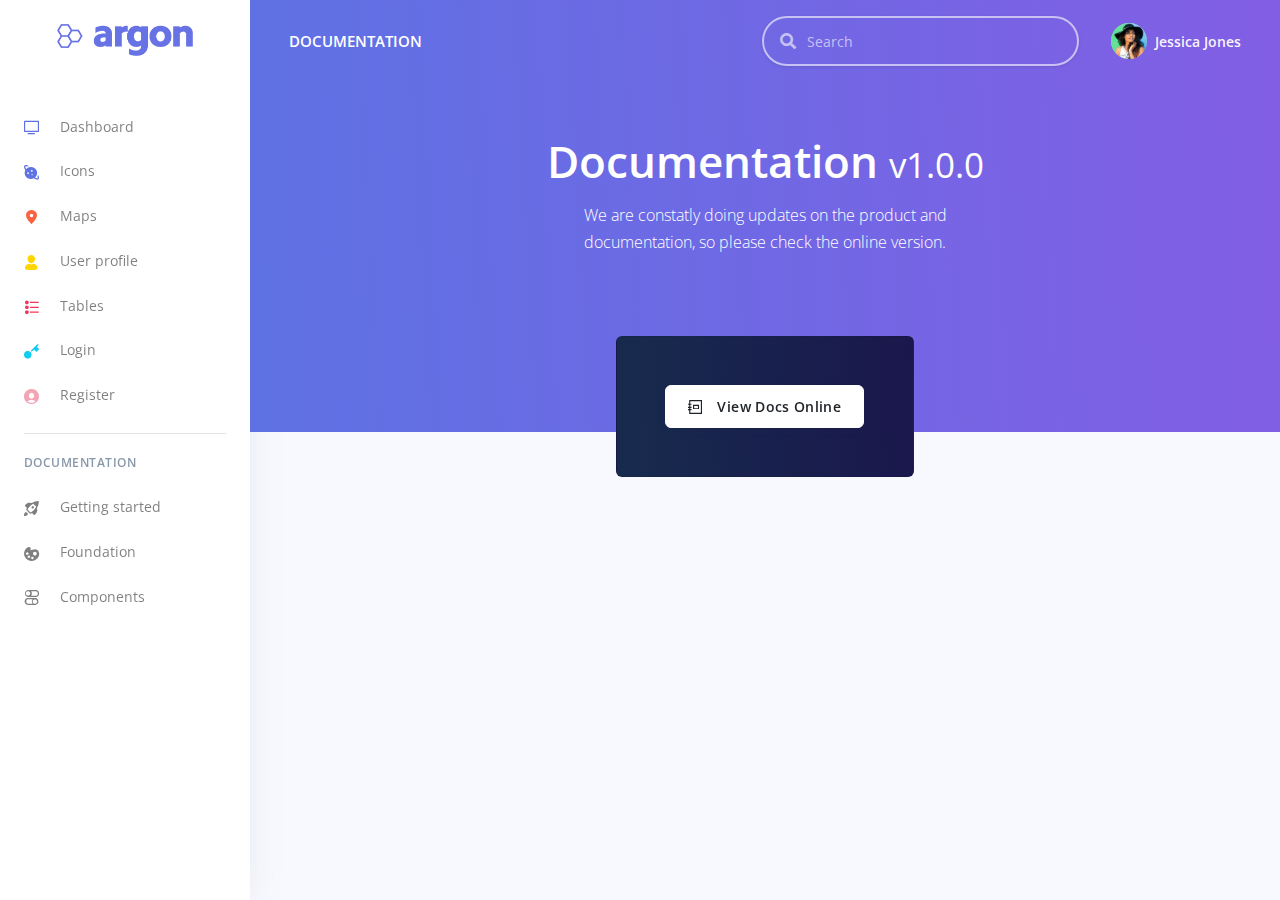
<file: Argon/docs/documentation.html>
<!DOCTYPE html>
<html>

<head>
  <meta charset="utf-8">
  <meta name="viewport" content="width=device-width, initial-scale=1, shrink-to-fit=no">
  <meta name="description" content="Start your development with a Dashboard for Bootstrap 4.">
  <meta name="author" content="Creative Tim">
  <title>Argon Dashboard - Free Dashboard for Bootstrap 4</title>
  <!-- Favicon -->
  <link href="../assets/img/brand/favicon.png" rel="icon" type="image/png">
  <!-- Fonts -->
  <link href="https://fonts.googleapis.com/css?family=Open+Sans:300,400,600,700" rel="stylesheet">
  <!-- Icons -->
  <link href="../assets/vendor/nucleo/css/nucleo.css" rel="stylesheet">
  <link href="../assets/vendor/@fortawesome/fontawesome-free/css/all.min.css" rel="stylesheet">
  <!-- Argon CSS -->
  <link type="text/css" href="../assets/css/argon.css?v=1.0.0" rel="stylesheet">
</head>

<body>
  <!-- Sidenav -->
  <nav class="navbar navbar-vertical fixed-left navbar-expand-md navbar-light bg-white" id="sidenav-main">
    <div class="container-fluid">
      <!-- Toggler -->
      <button class="navbar-toggler" type="button" data-toggle="collapse" data-target="#sidenav-collapse-main" aria-controls="sidenav-main" aria-expanded="false" aria-label="Toggle navigation">
        <span class="navbar-toggler-icon"></span>
      </button>
      <!-- Brand -->
      <a class="navbar-brand pt-0" href="../index.html">
        <img src="../assets/img/brand/blue.png" class="navbar-brand-img" alt="...">
      </a>
      <!-- User -->
      <ul class="nav align-items-center d-md-none">
        <li class="nav-item dropdown">
          <a class="nav-link nav-link-icon" href="#" role="button" data-toggle="dropdown" aria-haspopup="true" aria-expanded="false">
            <i class="ni ni-bell-55"></i>
          </a>
          <div class="dropdown-menu dropdown-menu-arrow dropdown-menu-right" aria-labelledby="navbar-default_dropdown_1">
            <a class="dropdown-item" href="#">Action</a>
            <a class="dropdown-item" href="#">Another action</a>
            <div class="dropdown-divider"></div>
            <a class="dropdown-item" href="#">Something else here</a>
          </div>
        </li>
        <li class="nav-item dropdown">
          <a class="nav-link" href="#" role="button" data-toggle="dropdown" aria-haspopup="true" aria-expanded="false">
            <div class="media align-items-center">
              <span class="avatar avatar-sm rounded-circle">
                <img alt="Image placeholder" src="../assets/img/theme/team-1-800x800.jpg">
              </span>
            </div>
          </a>
          <div class="dropdown-menu dropdown-menu-arrow dropdown-menu-right">
            <div class=" dropdown-header noti-title">
              <h6 class="text-overflow m-0">Welcome!</h6>
            </div>
            <a href="../examples/profile.html" class="dropdown-item">
              <i class="ni ni-single-02"></i>
              <span>My profile</span>
            </a>
            <a href="../examples/profile.html" class="dropdown-item">
              <i class="ni ni-settings-gear-65"></i>
              <span>Settings</span>
            </a>
            <a href="../examples/profile.html" class="dropdown-item">
              <i class="ni ni-calendar-grid-58"></i>
              <span>Activity</span>
            </a>
            <a href="../examples/profile.html" class="dropdown-item">
              <i class="ni ni-support-16"></i>
              <span>Support</span>
            </a>
            <div class="dropdown-divider"></div>
            <a href="#!" class="dropdown-item">
              <i class="ni ni-user-run"></i>
              <span>Logout</span>
            </a>
          </div>
        </li>
      </ul>
      <!-- Collapse -->
      <div class="collapse navbar-collapse" id="sidenav-collapse-main">
        <!-- Collapse header -->
        <div class="navbar-collapse-header d-md-none">
          <div class="row">
            <div class="col-6 collapse-brand">
              <a href="../index.html">
                <img src="../assets/img/brand/blue.png">
              </a>
            </div>
            <div class="col-6 collapse-close">
              <button type="button" class="navbar-toggler" data-toggle="collapse" data-target="#sidenav-collapse-main" aria-controls="sidenav-main" aria-expanded="false" aria-label="Toggle sidenav">
                <span></span>
                <span></span>
              </button>
            </div>
          </div>
        </div>
        <!-- Form -->
        <form class="mt-4 mb-3 d-md-none">
          <div class="input-group input-group-rounded input-group-merge">
            <input type="search" class="form-control form-control-rounded form-control-prepended" placeholder="Search" aria-label="Search">
            <div class="input-group-prepend">
              <div class="input-group-text">
                <span class="fa fa-search"></span>
              </div>
            </div>
          </div>
        </form>
        <!-- Navigation -->
        <ul class="navbar-nav">
          <li class="nav-item">
            <a class="nav-link" href="../index.html">
              <i class="ni ni-tv-2 text-primary"></i> Dashboard
            </a>
          </li>
          <li class="nav-item">
            <a class="nav-link" href="../examples/icons.html">
              <i class="ni ni-planet text-blue"></i> Icons
            </a>
          </li>
          <li class="nav-item">
            <a class="nav-link" href="../examples/maps.html">
              <i class="ni ni-pin-3 text-orange"></i> Maps
            </a>
          </li>
          <li class="nav-item">
            <a class="nav-link" href="../examples/profile.html">
              <i class="ni ni-single-02 text-yellow"></i> User profile
            </a>
          </li>
          <li class="nav-item">
            <a class="nav-link" href="../examples/tables.html">
              <i class="ni ni-bullet-list-67 text-red"></i> Tables
            </a>
          </li>
          <li class="nav-item">
            <a class="nav-link" href="../examples/login.html">
              <i class="ni ni-key-25 text-info"></i> Login
            </a>
          </li>
          <li class="nav-item">
            <a class="nav-link" href="../examples/register.html">
              <i class="ni ni-circle-08 text-pink"></i> Register
            </a>
          </li>
        </ul>
        <!-- Divider -->
        <hr class="my-3">
        <!-- Heading -->
        <h6 class="navbar-heading text-muted">Documentation</h6>
        <!-- Navigation -->
        <ul class="navbar-nav mb-md-3">
          <li class="nav-item">
            <a class="nav-link" href="https://demos.creative-tim.com/argon-dashboard/docs/getting-started/overview.html">
              <i class="ni ni-spaceship"></i> Getting started
            </a>
          </li>
          <li class="nav-item">
            <a class="nav-link" href="https://demos.creative-tim.com/argon-dashboard/docs/foundation/colors.html">
              <i class="ni ni-palette"></i> Foundation
            </a>
          </li>
          <li class="nav-item">
            <a class="nav-link" href="https://demos.creative-tim.com/argon-dashboard/docs/components/alerts.html">
              <i class="ni ni-ui-04"></i> Components
            </a>
          </li>
        </ul>
      </div>
    </div>
  </nav>
  <!-- Main content -->
  <div class="main-content">
    <!-- Top navbar -->
    <nav class="navbar navbar-top navbar-expand-md navbar-dark" id="navbar-main">
      <div class="container-fluid">
        <!-- Brand -->
        <a class="h4 mb-0 text-white text-uppercase d-none d-lg-inline-block" href="../index.html">Documentation</a>
        <!-- Form -->
        <form class="navbar-search navbar-search-dark form-inline mr-3 d-none d-md-flex ml-lg-auto">
          <div class="form-group mb-0">
            <div class="input-group input-group-alternative">
              <div class="input-group-prepend">
                <span class="input-group-text"><i class="fas fa-search"></i></span>
              </div>
              <input class="form-control" placeholder="Search" type="text">
            </div>
          </div>
        </form>
        <!-- User -->
        <ul class="navbar-nav align-items-center d-none d-md-flex">
          <li class="nav-item dropdown">
            <a class="nav-link pr-0" href="#" role="button" data-toggle="dropdown" aria-haspopup="true" aria-expanded="false">
              <div class="media align-items-center">
                <span class="avatar avatar-sm rounded-circle">
                  <img alt="Image placeholder" src="../assets/img/theme/team-4-800x800.jpg">
                </span>
                <div class="media-body ml-2 d-none d-lg-block">
                  <span class="mb-0 text-sm  font-weight-bold">Jessica Jones</span>
                </div>
              </div>
            </a>
            <div class="dropdown-menu dropdown-menu-arrow dropdown-menu-right">
              <div class=" dropdown-header noti-title">
                <h6 class="text-overflow m-0">Welcome!</h6>
              </div>
              <a href="../examples/profile.html" class="dropdown-item">
                <i class="ni ni-single-02"></i>
                <span>My profile</span>
              </a>
              <a href="../examples/profile.html" class="dropdown-item">
                <i class="ni ni-settings-gear-65"></i>
                <span>Settings</span>
              </a>
              <a href="../examples/profile.html" class="dropdown-item">
                <i class="ni ni-calendar-grid-58"></i>
                <span>Activity</span>
              </a>
              <a href="../examples/profile.html" class="dropdown-item">
                <i class="ni ni-support-16"></i>
                <span>Support</span>
              </a>
              <div class="dropdown-divider"></div>
              <a href="#!" class="dropdown-item">
                <i class="ni ni-user-run"></i>
                <span>Logout</span>
              </a>
            </div>
          </li>
        </ul>
      </div>
    </nav>
    <!-- Header -->
    <div class="header bg-gradient-primary pb-8 pt-5 pt-lg-8 d-flex align-items-center">
      <!-- Header container -->
      <div class="container-fluid">
        <div class="row justify-content-center">
          <div class="col-lg-6 col-md-10 text-center">
            <h1 class="display-2 text-white">Documentation <small>v1.0.0</small></h1>
            <p class="text-white mt-0 mb-5">We are constatly doing updates on the product and documentation, so please check the online version.</p>
          </div>
        </div>
      </div>
    </div>
    <!-- Page content -->
    <div class="container-fluid mt--7">
      <div class="row justify-content-center">
        <div class="col-lg-4">
          <div class="card bg-gradient-default text-center p-5">
            <a href="https://demos.creative-tim.com/argon-dashboard/docs/getting-started/overview.html" class="btn btn-white btn-icon mb-3 mb-sm-0">
              <span class="btn-inner--icon"><i class="ni ni-collection"></i></span>
              <span class="btn-inner--text">View Docs Online</span>
            </a>
          </div>
        </div>
      </div>
      <!-- Footer -->
    </div>
  </div>
  <!-- Argon Scripts -->
  <!-- Core -->
  <script src="../assets/vendor/jquery/dist/jquery.min.js"></script>
  <script src="../assets/vendor/bootstrap/dist/js/bootstrap.bundle.min.js"></script>
  <!-- Argon JS -->
  <script src="../assets/js/argon.js?v=1.0.0"></script>
</body>

</html>
</file>
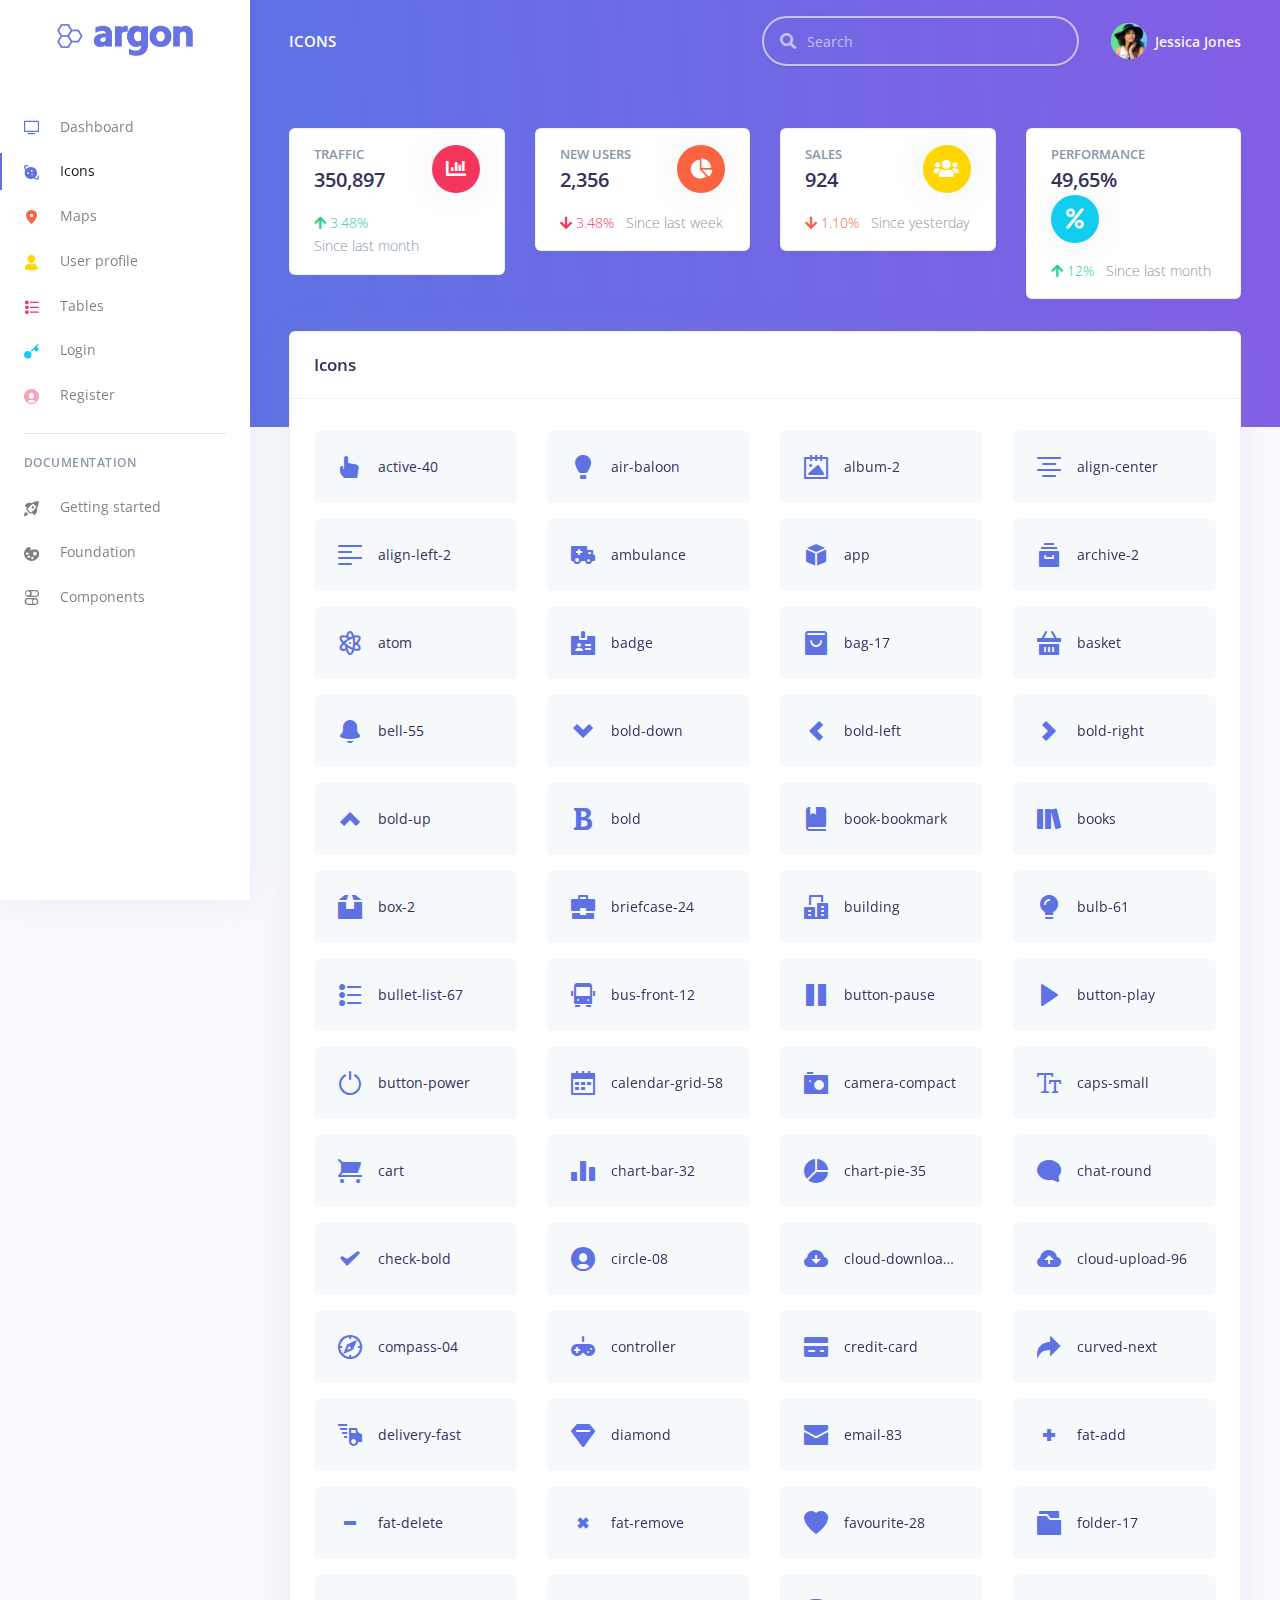
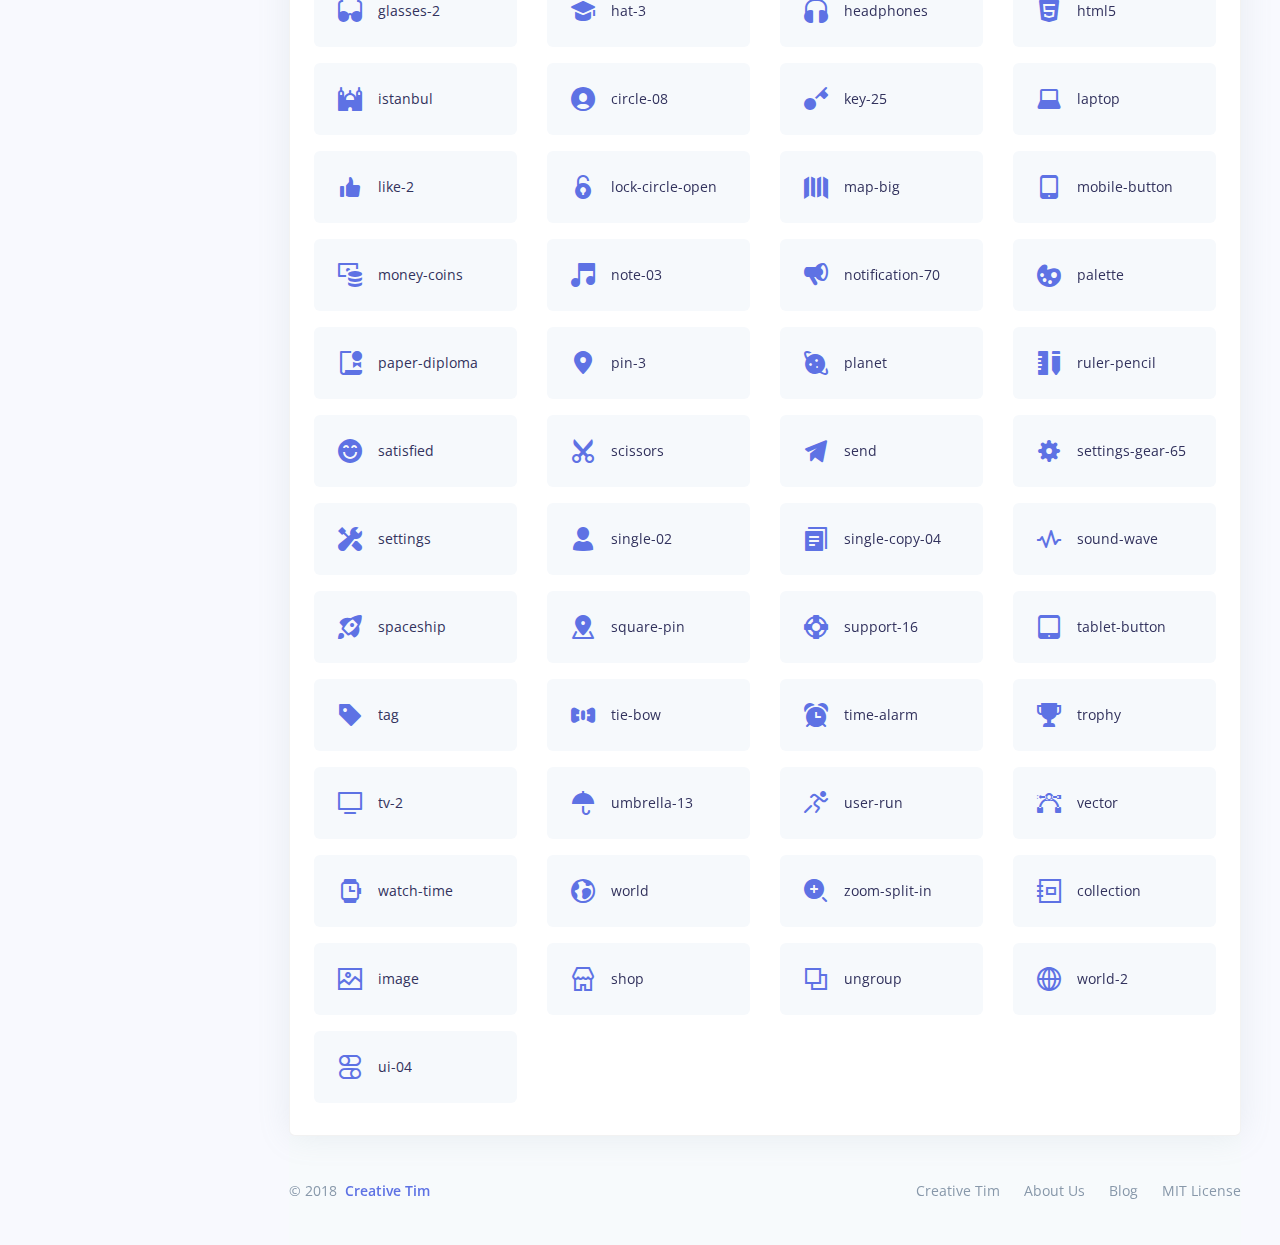
<file: Argon/examples/icons.html>
<!DOCTYPE html>
<html>

<head>
  <meta charset="utf-8">
  <meta name="viewport" content="width=device-width, initial-scale=1, shrink-to-fit=no">
  <meta name="description" content="Start your development with a Dashboard for Bootstrap 4.">
  <meta name="author" content="Creative Tim">
  <title>Argon Dashboard - Free Dashboard for Bootstrap 4</title>
  <!-- Favicon -->
  <link href="../assets/img/brand/favicon.png" rel="icon" type="image/png">
  <!-- Fonts -->
  <link href="https://fonts.googleapis.com/css?family=Open+Sans:300,400,600,700" rel="stylesheet">
  <!-- Icons -->
  <link href="../assets/vendor/nucleo/css/nucleo.css" rel="stylesheet">
  <link href="../assets/vendor/@fortawesome/fontawesome-free/css/all.min.css" rel="stylesheet">
  <!-- Argon CSS -->
  <link type="text/css" href="../assets/css/argon.css?v=1.0.0" rel="stylesheet">
</head>

<body>
  <!-- Sidenav -->
  <nav class="navbar navbar-vertical fixed-left navbar-expand-md navbar-light bg-white" id="sidenav-main">
    <div class="container-fluid">
      <!-- Toggler -->
      <button class="navbar-toggler" type="button" data-toggle="collapse" data-target="#sidenav-collapse-main" aria-controls="sidenav-main" aria-expanded="false" aria-label="Toggle navigation">
        <span class="navbar-toggler-icon"></span>
      </button>
      <!-- Brand -->
      <a class="navbar-brand pt-0" href="../index.html">
        <img src="../assets/img/brand/blue.png" class="navbar-brand-img" alt="...">
      </a>
      <!-- User -->
      <ul class="nav align-items-center d-md-none">
        <li class="nav-item dropdown">
          <a class="nav-link nav-link-icon" href="#" role="button" data-toggle="dropdown" aria-haspopup="true" aria-expanded="false">
            <i class="ni ni-bell-55"></i>
          </a>
          <div class="dropdown-menu dropdown-menu-arrow dropdown-menu-right" aria-labelledby="navbar-default_dropdown_1">
            <a class="dropdown-item" href="#">Action</a>
            <a class="dropdown-item" href="#">Another action</a>
            <div class="dropdown-divider"></div>
            <a class="dropdown-item" href="#">Something else here</a>
          </div>
        </li>
        <li class="nav-item dropdown">
          <a class="nav-link" href="#" role="button" data-toggle="dropdown" aria-haspopup="true" aria-expanded="false">
            <div class="media align-items-center">
              <span class="avatar avatar-sm rounded-circle">
                <img alt="Image placeholder" src="../assets/img/theme/team-1-800x800.jpg">
              </span>
            </div>
          </a>
          <div class="dropdown-menu dropdown-menu-arrow dropdown-menu-right">
            <div class=" dropdown-header noti-title">
              <h6 class="text-overflow m-0">Welcome!</h6>
            </div>
            <a href="../examples/profile.html" class="dropdown-item">
              <i class="ni ni-single-02"></i>
              <span>My profile</span>
            </a>
            <a href="../examples/profile.html" class="dropdown-item">
              <i class="ni ni-settings-gear-65"></i>
              <span>Settings</span>
            </a>
            <a href="../examples/profile.html" class="dropdown-item">
              <i class="ni ni-calendar-grid-58"></i>
              <span>Activity</span>
            </a>
            <a href="../examples/profile.html" class="dropdown-item">
              <i class="ni ni-support-16"></i>
              <span>Support</span>
            </a>
            <div class="dropdown-divider"></div>
            <a href="#!" class="dropdown-item">
              <i class="ni ni-user-run"></i>
              <span>Logout</span>
            </a>
          </div>
        </li>
      </ul>
      <!-- Collapse -->
      <div class="collapse navbar-collapse" id="sidenav-collapse-main">
        <!-- Collapse header -->
        <div class="navbar-collapse-header d-md-none">
          <div class="row">
            <div class="col-6 collapse-brand">
              <a href="../index.html">
                <img src="../assets/img/brand/blue.png">
              </a>
            </div>
            <div class="col-6 collapse-close">
              <button type="button" class="navbar-toggler" data-toggle="collapse" data-target="#sidenav-collapse-main" aria-controls="sidenav-main" aria-expanded="false" aria-label="Toggle sidenav">
                <span></span>
                <span></span>
              </button>
            </div>
          </div>
        </div>
        <!-- Form -->
        <form class="mt-4 mb-3 d-md-none">
          <div class="input-group input-group-rounded input-group-merge">
            <input type="search" class="form-control form-control-rounded form-control-prepended" placeholder="Search" aria-label="Search">
            <div class="input-group-prepend">
              <div class="input-group-text">
                <span class="fa fa-search"></span>
              </div>
            </div>
          </div>
        </form>
        <!-- Navigation -->
        <ul class="navbar-nav">
          <li class="nav-item">
            <a class="nav-link" href="../index.html">
              <i class="ni ni-tv-2 text-primary"></i> Dashboard
            </a>
          </li>
          <li class="nav-item">
            <a class="nav-link active" href="../examples/icons.html">
              <i class="ni ni-planet text-blue"></i> Icons
            </a>
          </li>
          <li class="nav-item">
            <a class="nav-link" href="../examples/maps.html">
              <i class="ni ni-pin-3 text-orange"></i> Maps
            </a>
          </li>
          <li class="nav-item">
            <a class="nav-link" href="../examples/profile.html">
              <i class="ni ni-single-02 text-yellow"></i> User profile
            </a>
          </li>
          <li class="nav-item">
            <a class="nav-link" href="../examples/tables.html">
              <i class="ni ni-bullet-list-67 text-red"></i> Tables
            </a>
          </li>
          <li class="nav-item">
            <a class="nav-link" href="../examples/login.html">
              <i class="ni ni-key-25 text-info"></i> Login
            </a>
          </li>
          <li class="nav-item">
            <a class="nav-link" href="../examples/register.html">
              <i class="ni ni-circle-08 text-pink"></i> Register
            </a>
          </li>
        </ul>
        <!-- Divider -->
        <hr class="my-3">
        <!-- Heading -->
        <h6 class="navbar-heading text-muted">Documentation</h6>
        <!-- Navigation -->
        <ul class="navbar-nav mb-md-3">
          <li class="nav-item">
            <a class="nav-link" href="https://demos.creative-tim.com/argon-dashboard/docs/getting-started/overview.html">
              <i class="ni ni-spaceship"></i> Getting started
            </a>
          </li>
          <li class="nav-item">
            <a class="nav-link" href="https://demos.creative-tim.com/argon-dashboard/docs/foundation/colors.html">
              <i class="ni ni-palette"></i> Foundation
            </a>
          </li>
          <li class="nav-item">
            <a class="nav-link" href="https://demos.creative-tim.com/argon-dashboard/docs/components/alerts.html">
              <i class="ni ni-ui-04"></i> Components
            </a>
          </li>
        </ul>
      </div>
    </div>
  </nav>
  <!-- Main content -->
  <div class="main-content">
    <!-- Top navbar -->
    <nav class="navbar navbar-top navbar-expand-md navbar-dark" id="navbar-main">
      <div class="container-fluid">
        <!-- Brand -->
        <a class="h4 mb-0 text-white text-uppercase d-none d-lg-inline-block" href="../index.html">Icons</a>
        <!-- Form -->
        <form class="navbar-search navbar-search-dark form-inline mr-3 d-none d-md-flex ml-lg-auto">
          <div class="form-group mb-0">
            <div class="input-group input-group-alternative">
              <div class="input-group-prepend">
                <span class="input-group-text"><i class="fas fa-search"></i></span>
              </div>
              <input class="form-control" placeholder="Search" type="text">
            </div>
          </div>
        </form>
        <!-- User -->
        <ul class="navbar-nav align-items-center d-none d-md-flex">
          <li class="nav-item dropdown">
            <a class="nav-link pr-0" href="#" role="button" data-toggle="dropdown" aria-haspopup="true" aria-expanded="false">
              <div class="media align-items-center">
                <span class="avatar avatar-sm rounded-circle">
                  <img alt="Image placeholder" src="../assets/img/theme/team-4-800x800.jpg">
                </span>
                <div class="media-body ml-2 d-none d-lg-block">
                  <span class="mb-0 text-sm  font-weight-bold">Jessica Jones</span>
                </div>
              </div>
            </a>
            <div class="dropdown-menu dropdown-menu-arrow dropdown-menu-right">
              <div class=" dropdown-header noti-title">
                <h6 class="text-overflow m-0">Welcome!</h6>
              </div>
              <a href="../examples/profile.html" class="dropdown-item">
                <i class="ni ni-single-02"></i>
                <span>My profile</span>
              </a>
              <a href="../examples/profile.html" class="dropdown-item">
                <i class="ni ni-settings-gear-65"></i>
                <span>Settings</span>
              </a>
              <a href="../examples/profile.html" class="dropdown-item">
                <i class="ni ni-calendar-grid-58"></i>
                <span>Activity</span>
              </a>
              <a href="../examples/profile.html" class="dropdown-item">
                <i class="ni ni-support-16"></i>
                <span>Support</span>
              </a>
              <div class="dropdown-divider"></div>
              <a href="#!" class="dropdown-item">
                <i class="ni ni-user-run"></i>
                <span>Logout</span>
              </a>
            </div>
          </li>
        </ul>
      </div>
    </nav>
    <!-- Header -->
    <div class="header bg-gradient-primary pb-8 pt-5 pt-md-8">
      <div class="container-fluid">
        <div class="header-body">
          <!-- Card stats -->
          <div class="row">
            <div class="col-xl-3 col-lg-6">
              <div class="card card-stats mb-4 mb-xl-0">
                <div class="card-body">
                  <div class="row">
                    <div class="col">
                      <h5 class="card-title text-uppercase text-muted mb-0">Traffic</h5>
                      <span class="h2 font-weight-bold mb-0">350,897</span>
                    </div>
                    <div class="col-auto">
                      <div class="icon icon-shape bg-danger text-white rounded-circle shadow">
                        <i class="fas fa-chart-bar"></i>
                      </div>
                    </div>
                  </div>
                  <p class="mt-3 mb-0 text-muted text-sm">
                    <span class="text-success mr-2"><i class="fa fa-arrow-up"></i> 3.48%</span>
                    <span class="text-nowrap">Since last month</span>
                  </p>
                </div>
              </div>
            </div>
            <div class="col-xl-3 col-lg-6">
              <div class="card card-stats mb-4 mb-xl-0">
                <div class="card-body">
                  <div class="row">
                    <div class="col">
                      <h5 class="card-title text-uppercase text-muted mb-0">New users</h5>
                      <span class="h2 font-weight-bold mb-0">2,356</span>
                    </div>
                    <div class="col-auto">
                      <div class="icon icon-shape bg-warning text-white rounded-circle shadow">
                        <i class="fas fa-chart-pie"></i>
                      </div>
                    </div>
                  </div>
                  <p class="mt-3 mb-0 text-muted text-sm">
                    <span class="text-danger mr-2"><i class="fas fa-arrow-down"></i> 3.48%</span>
                    <span class="text-nowrap">Since last week</span>
                  </p>
                </div>
              </div>
            </div>
            <div class="col-xl-3 col-lg-6">
              <div class="card card-stats mb-4 mb-xl-0">
                <div class="card-body">
                  <div class="row">
                    <div class="col">
                      <h5 class="card-title text-uppercase text-muted mb-0">Sales</h5>
                      <span class="h2 font-weight-bold mb-0">924</span>
                    </div>
                    <div class="col-auto">
                      <div class="icon icon-shape bg-yellow text-white rounded-circle shadow">
                        <i class="fas fa-users"></i>
                      </div>
                    </div>
                  </div>
                  <p class="mt-3 mb-0 text-muted text-sm">
                    <span class="text-warning mr-2"><i class="fas fa-arrow-down"></i> 1.10%</span>
                    <span class="text-nowrap">Since yesterday</span>
                  </p>
                </div>
              </div>
            </div>
            <div class="col-xl-3 col-lg-6">
              <div class="card card-stats mb-4 mb-xl-0">
                <div class="card-body">
                  <div class="row">
                    <div class="col">
                      <h5 class="card-title text-uppercase text-muted mb-0">Performance</h5>
                      <span class="h2 font-weight-bold mb-0">49,65%</span>
                    </div>
                    <div class="col-auto">
                      <div class="icon icon-shape bg-info text-white rounded-circle shadow">
                        <i class="fas fa-percent"></i>
                      </div>
                    </div>
                  </div>
                  <p class="mt-3 mb-0 text-muted text-sm">
                    <span class="text-success mr-2"><i class="fas fa-arrow-up"></i> 12%</span>
                    <span class="text-nowrap">Since last month</span>
                  </p>
                </div>
              </div>
            </div>
          </div>
        </div>
      </div>
    </div>
    <!-- Page content -->
    <div class="container-fluid mt--7">
      <!-- Table -->
      <div class="row">
        <div class="col">
          <div class="card shadow">
            <div class="card-header bg-transparent">
              <h3 class="mb-0">Icons</h3>
            </div>
            <div class="card-body">
              <div class="row icon-examples">
                <div class="col-lg-3 col-md-6">
                  <button type="button" class="btn-icon-clipboard" data-clipboard-text="active-40" title="Copy to clipboard">
                    <div>
                      <i class="ni ni-active-40"></i>
                      <span>active-40</span>
                    </div>
                  </button>
                </div>
                <div class="col-lg-3 col-md-6">
                  <button type="button" class="btn-icon-clipboard" data-clipboard-text="air-baloon" title="Copy to clipboard">
                    <div>
                      <i class="ni ni-air-baloon"></i>
                      <span>air-baloon</span>
                    </div>
                  </button>
                </div>
                <div class="col-lg-3 col-md-6">
                  <button type="button" class="btn-icon-clipboard" data-clipboard-text="album-2" title="Copy to clipboard">
                    <div>
                      <i class="ni ni-album-2"></i>
                      <span>album-2</span>
                    </div>
                  </button>
                </div>
                <div class="col-lg-3 col-md-6">
                  <button type="button" class="btn-icon-clipboard" data-clipboard-text="align-center" title="Copy to clipboard">
                    <div>
                      <i class="ni ni-align-center"></i>
                      <span>align-center</span>
                    </div>
                  </button>
                </div>
                <div class="col-lg-3 col-md-6">
                  <button type="button" class="btn-icon-clipboard" data-clipboard-text="align-left-2" title="Copy to clipboard">
                    <div>
                      <i class="ni ni-align-left-2"></i>
                      <span>align-left-2</span>
                    </div>
                  </button>
                </div>
                <div class="col-lg-3 col-md-6">
                  <button type="button" class="btn-icon-clipboard" data-clipboard-text="ambulance" title="Copy to clipboard">
                    <div>
                      <i class="ni ni-ambulance"></i>
                      <span>ambulance</span>
                    </div>
                  </button>
                </div>
                <div class="col-lg-3 col-md-6">
                  <button type="button" class="btn-icon-clipboard" data-clipboard-text="app" title="Copy to clipboard">
                    <div>
                      <i class="ni ni-app"></i>
                      <span>app</span>
                    </div>
                  </button>
                </div>
                <div class="col-lg-3 col-md-6">
                  <button type="button" class="btn-icon-clipboard" data-clipboard-text="archive-2" title="Copy to clipboard">
                    <div>
                      <i class="ni ni-archive-2"></i>
                      <span>archive-2</span>
                    </div>
                  </button>
                </div>
                <div class="col-lg-3 col-md-6">
                  <button type="button" class="btn-icon-clipboard" data-clipboard-text="atom" title="Copy to clipboard">
                    <div>
                      <i class="ni ni-atom"></i>
                      <span>atom</span>
                    </div>
                  </button>
                </div>
                <div class="col-lg-3 col-md-6">
                  <button type="button" class="btn-icon-clipboard" data-clipboard-text="badge" title="Copy to clipboard">
                    <div>
                      <i class="ni ni-badge"></i>
                      <span>badge</span>
                    </div>
                  </button>
                </div>
                <div class="col-lg-3 col-md-6">
                  <button type="button" class="btn-icon-clipboard" data-clipboard-text="bag-17" title="Copy to clipboard">
                    <div>
                      <i class="ni ni-bag-17"></i>
                      <span>bag-17</span>
                    </div>
                  </button>
                </div>
                <div class="col-lg-3 col-md-6">
                  <button type="button" class="btn-icon-clipboard" data-clipboard-text="basket" title="Copy to clipboard">
                    <div>
                      <i class="ni ni-basket"></i>
                      <span>basket</span>
                    </div>
                  </button>
                </div>
                <div class="col-lg-3 col-md-6">
                  <button type="button" class="btn-icon-clipboard" data-clipboard-text="bell-55" title="Copy to clipboard">
                    <div>
                      <i class="ni ni-bell-55"></i>
                      <span>bell-55</span>
                    </div>
                  </button>
                </div>
                <div class="col-lg-3 col-md-6">
                  <button type="button" class="btn-icon-clipboard" data-clipboard-text="bold-down" title="Copy to clipboard">
                    <div>
                      <i class="ni ni-bold-down"></i>
                      <span>bold-down</span>
                    </div>
                  </button>
                </div>
                <div class="col-lg-3 col-md-6">
                  <button type="button" class="btn-icon-clipboard" data-clipboard-text="bold-left" title="Copy to clipboard">
                    <div>
                      <i class="ni ni-bold-left"></i>
                      <span>bold-left</span>
                    </div>
                  </button>
                </div>
                <div class="col-lg-3 col-md-6">
                  <button type="button" class="btn-icon-clipboard" data-clipboard-text="bold-right" title="Copy to clipboard">
                    <div>
                      <i class="ni ni-bold-right"></i>
                      <span>bold-right</span>
                    </div>
                  </button>
                </div>
                <div class="col-lg-3 col-md-6">
                  <button type="button" class="btn-icon-clipboard" data-clipboard-text="bold-up" title="Copy to clipboard">
                    <div>
                      <i class="ni ni-bold-up"></i>
                      <span>bold-up</span>
                    </div>
                  </button>
                </div>
                <div class="col-lg-3 col-md-6">
                  <button type="button" class="btn-icon-clipboard" data-clipboard-text="bold" title="Copy to clipboard">
                    <div>
                      <i class="ni ni-bold"></i>
                      <span>bold</span>
                    </div>
                  </button>
                </div>
                <div class="col-lg-3 col-md-6">
                  <button type="button" class="btn-icon-clipboard" data-clipboard-text="book-bookmark" title="Copy to clipboard">
                    <div>
                      <i class="ni ni-book-bookmark"></i>
                      <span>book-bookmark</span>
                    </div>
                  </button>
                </div>
                <div class="col-lg-3 col-md-6">
                  <button type="button" class="btn-icon-clipboard" data-clipboard-text="books" title="Copy to clipboard">
                    <div>
                      <i class="ni ni-books"></i>
                      <span>books</span>
                    </div>
                  </button>
                </div>
                <div class="col-lg-3 col-md-6">
                  <button type="button" class="btn-icon-clipboard" data-clipboard-text="box-2" title="Copy to clipboard">
                    <div>
                      <i class="ni ni-box-2"></i>
                      <span>box-2</span>
                    </div>
                  </button>
                </div>
                <div class="col-lg-3 col-md-6">
                  <button type="button" class="btn-icon-clipboard" data-clipboard-text="briefcase-24" title="Copy to clipboard">
                    <div>
                      <i class="ni ni-briefcase-24"></i>
                      <span>briefcase-24</span>
                    </div>
                  </button>
                </div>
                <div class="col-lg-3 col-md-6">
                  <button type="button" class="btn-icon-clipboard" data-clipboard-text="building" title="Copy to clipboard">
                    <div>
                      <i class="ni ni-building"></i>
                      <span>building</span>
                    </div>
                  </button>
                </div>
                <div class="col-lg-3 col-md-6">
                  <button type="button" class="btn-icon-clipboard" data-clipboard-text="bulb-61" title="Copy to clipboard">
                    <div>
                      <i class="ni ni-bulb-61"></i>
                      <span>bulb-61</span>
                    </div>
                  </button>
                </div>
                <div class="col-lg-3 col-md-6">
                  <button type="button" class="btn-icon-clipboard" data-clipboard-text="bullet-list-67" title="Copy to clipboard">
                    <div>
                      <i class="ni ni-bullet-list-67"></i>
                      <span>bullet-list-67</span>
                    </div>
                  </button>
                </div>
                <div class="col-lg-3 col-md-6">
                  <button type="button" class="btn-icon-clipboard" data-clipboard-text="bus-front-12" title="Copy to clipboard">
                    <div>
                      <i class="ni ni-bus-front-12"></i>
                      <span>bus-front-12</span>
                    </div>
                  </button>
                </div>
                <div class="col-lg-3 col-md-6">
                  <button type="button" class="btn-icon-clipboard" data-clipboard-text="button-pause" title="Copy to clipboard">
                    <div>
                      <i class="ni ni-button-pause"></i>
                      <span>button-pause</span>
                    </div>
                  </button>
                </div>
                <div class="col-lg-3 col-md-6">
                  <button type="button" class="btn-icon-clipboard" data-clipboard-text="button-play" title="Copy to clipboard">
                    <div>
                      <i class="ni ni-button-play"></i>
                      <span>button-play</span>
                    </div>
                  </button>
                </div>
                <div class="col-lg-3 col-md-6">
                  <button type="button" class="btn-icon-clipboard" data-clipboard-text="button-power" title="Copy to clipboard">
                    <div>
                      <i class="ni ni-button-power"></i>
                      <span>button-power</span>
                    </div>
                  </button>
                </div>
                <div class="col-lg-3 col-md-6">
                  <button type="button" class="btn-icon-clipboard" data-clipboard-text="calendar-grid-58" title="Copy to clipboard">
                    <div>
                      <i class="ni ni-calendar-grid-58"></i>
                      <span>calendar-grid-58</span>
                    </div>
                  </button>
                </div>
                <div class="col-lg-3 col-md-6">
                  <button type="button" class="btn-icon-clipboard" data-clipboard-text="camera-compact" title="Copy to clipboard">
                    <div>
                      <i class="ni ni-camera-compact"></i>
                      <span>camera-compact</span>
                    </div>
                  </button>
                </div>
                <div class="col-lg-3 col-md-6">
                  <button type="button" class="btn-icon-clipboard" data-clipboard-text="caps-small" title="Copy to clipboard">
                    <div>
                      <i class="ni ni-caps-small"></i>
                      <span>caps-small</span>
                    </div>
                  </button>
                </div>
                <div class="col-lg-3 col-md-6">
                  <button type="button" class="btn-icon-clipboard" data-clipboard-text="cart" title="Copy to clipboard">
                    <div>
                      <i class="ni ni-cart"></i>
                      <span>cart</span>
                    </div>
                  </button>
                </div>
                <div class="col-lg-3 col-md-6">
                  <button type="button" class="btn-icon-clipboard" data-clipboard-text="chart-bar-32" title="Copy to clipboard">
                    <div>
                      <i class="ni ni-chart-bar-32"></i>
                      <span>chart-bar-32</span>
                    </div>
                  </button>
                </div>
                <div class="col-lg-3 col-md-6">
                  <button type="button" class="btn-icon-clipboard" data-clipboard-text="chart-pie-35" title="Copy to clipboard">
                    <div>
                      <i class="ni ni-chart-pie-35"></i>
                      <span>chart-pie-35</span>
                    </div>
                  </button>
                </div>
                <div class="col-lg-3 col-md-6">
                  <button type="button" class="btn-icon-clipboard" data-clipboard-text="chat-round" title="Copy to clipboard">
                    <div>
                      <i class="ni ni-chat-round"></i>
                      <span>chat-round</span>
                    </div>
                  </button>
                </div>
                <div class="col-lg-3 col-md-6">
                  <button type="button" class="btn-icon-clipboard" data-clipboard-text="check-bold" title="Copy to clipboard">
                    <div>
                      <i class="ni ni-check-bold"></i>
                      <span>check-bold</span>
                    </div>
                  </button>
                </div>
                <div class="col-lg-3 col-md-6">
                  <button type="button" class="btn-icon-clipboard" data-clipboard-text="circle-08" title="Copy to clipboard">
                    <div>
                      <i class="ni ni-circle-08"></i>
                      <span>circle-08</span>
                    </div>
                  </button>
                </div>
                <div class="col-lg-3 col-md-6">
                  <button type="button" class="btn-icon-clipboard" data-clipboard-text="cloud-download-95" title="Copy to clipboard">
                    <div>
                      <i class="ni ni-cloud-download-95"></i>
                      <span>cloud-download-95</span>
                    </div>
                  </button>
                </div>
                <div class="col-lg-3 col-md-6">
                  <button type="button" class="btn-icon-clipboard" data-clipboard-text="cloud-upload-96" title="Copy to clipboard">
                    <div>
                      <i class="ni ni-cloud-upload-96"></i>
                      <span>cloud-upload-96</span>
                    </div>
                  </button>
                </div>
                <div class="col-lg-3 col-md-6">
                  <button type="button" class="btn-icon-clipboard" data-clipboard-text="compass-04" title="Copy to clipboard">
                    <div>
                      <i class="ni ni-compass-04"></i>
                      <span>compass-04</span>
                    </div>
                  </button>
                </div>
                <div class="col-lg-3 col-md-6">
                  <button type="button" class="btn-icon-clipboard" data-clipboard-text="controller" title="Copy to clipboard">
                    <div>
                      <i class="ni ni-controller"></i>
                      <span>controller</span>
                    </div>
                  </button>
                </div>
                <div class="col-lg-3 col-md-6">
                  <button type="button" class="btn-icon-clipboard" data-clipboard-text="credit-card" title="Copy to clipboard">
                    <div>
                      <i class="ni ni-credit-card"></i>
                      <span>credit-card</span>
                    </div>
                  </button>
                </div>
                <div class="col-lg-3 col-md-6">
                  <button type="button" class="btn-icon-clipboard" data-clipboard-text="curved-next" title="Copy to clipboard">
                    <div>
                      <i class="ni ni-curved-next"></i>
                      <span>curved-next</span>
                    </div>
                  </button>
                </div>
                <div class="col-lg-3 col-md-6">
                  <button type="button" class="btn-icon-clipboard" data-clipboard-text="delivery-fast" title="Copy to clipboard">
                    <div>
                      <i class="ni ni-delivery-fast"></i>
                      <span>delivery-fast</span>
                    </div>
                  </button>
                </div>
                <div class="col-lg-3 col-md-6">
                  <button type="button" class="btn-icon-clipboard" data-clipboard-text="diamond" title="Copy to clipboard">
                    <div>
                      <i class="ni ni-diamond"></i>
                      <span>diamond</span>
                    </div>
                  </button>
                </div>
                <div class="col-lg-3 col-md-6">
                  <button type="button" class="btn-icon-clipboard" data-clipboard-text="email-83" title="Copy to clipboard">
                    <div>
                      <i class="ni ni-email-83"></i>
                      <span>email-83</span>
                    </div>
                  </button>
                </div>
                <div class="col-lg-3 col-md-6">
                  <button type="button" class="btn-icon-clipboard" data-clipboard-text="fat-add" title="Copy to clipboard">
                    <div>
                      <i class="ni ni-fat-add"></i>
                      <span>fat-add</span>
                    </div>
                  </button>
                </div>
                <div class="col-lg-3 col-md-6">
                  <button type="button" class="btn-icon-clipboard" data-clipboard-text="fat-delete" title="Copy to clipboard">
                    <div>
                      <i class="ni ni-fat-delete"></i>
                      <span>fat-delete</span>
                    </div>
                  </button>
                </div>
                <div class="col-lg-3 col-md-6">
                  <button type="button" class="btn-icon-clipboard" data-clipboard-text="fat-remove" title="Copy to clipboard">
                    <div>
                      <i class="ni ni-fat-remove"></i>
                      <span>fat-remove</span>
                    </div>
                  </button>
                </div>
                <div class="col-lg-3 col-md-6">
                  <button type="button" class="btn-icon-clipboard" data-clipboard-text="favourite-28" title="Copy to clipboard">
                    <div>
                      <i class="ni ni-favourite-28"></i>
                      <span>favourite-28</span>
                    </div>
                  </button>
                </div>
                <div class="col-lg-3 col-md-6">
                  <button type="button" class="btn-icon-clipboard" data-clipboard-text="folder-17" title="Copy to clipboard">
                    <div>
                      <i class="ni ni-folder-17"></i>
                      <span>folder-17</span>
                    </div>
                  </button>
                </div>
                <div class="col-lg-3 col-md-6">
                  <button type="button" class="btn-icon-clipboard" data-clipboard-text="glasses-2" title="Copy to clipboard">
                    <div>
                      <i class="ni ni-glasses-2"></i>
                      <span>glasses-2</span>
                    </div>
                  </button>
                </div>
                <div class="col-lg-3 col-md-6">
                  <button type="button" class="btn-icon-clipboard" data-clipboard-text="hat-3" title="Copy to clipboard">
                    <div>
                      <i class="ni ni-hat-3"></i>
                      <span>hat-3</span>
                    </div>
                  </button>
                </div>
                <div class="col-lg-3 col-md-6">
                  <button type="button" class="btn-icon-clipboard" data-clipboard-text="headphones" title="Copy to clipboard">
                    <div>
                      <i class="ni ni-headphones"></i>
                      <span>headphones</span>
                    </div>
                  </button>
                </div>
                <div class="col-lg-3 col-md-6">
                  <button type="button" class="btn-icon-clipboard" data-clipboard-text="html5" title="Copy to clipboard">
                    <div>
                      <i class="ni ni-html5"></i>
                      <span>html5</span>
                    </div>
                  </button>
                </div>
                <div class="col-lg-3 col-md-6">
                  <button type="button" class="btn-icon-clipboard" data-clipboard-text="istanbul" title="Copy to clipboard">
                    <div>
                      <i class="ni ni-istanbul"></i>
                      <span>istanbul</span>
                    </div>
                  </button>
                </div>
                <div class="col-lg-3 col-md-6">
                  <button type="button" class="btn-icon-clipboard" data-clipboard-text="circle-08" title="Copy to clipboard">
                    <div>
                      <i class="ni ni-circle-08"></i>
                      <span>circle-08</span>
                    </div>
                  </button>
                </div>
                <div class="col-lg-3 col-md-6">
                  <button type="button" class="btn-icon-clipboard" data-clipboard-text="key-25" title="Copy to clipboard">
                    <div>
                      <i class="ni ni-key-25"></i>
                      <span>key-25</span>
                    </div>
                  </button>
                </div>
                <div class="col-lg-3 col-md-6">
                  <button type="button" class="btn-icon-clipboard" data-clipboard-text="laptop" title="Copy to clipboard">
                    <div>
                      <i class="ni ni-laptop"></i>
                      <span>laptop</span>
                    </div>
                  </button>
                </div>
                <div class="col-lg-3 col-md-6">
                  <button type="button" class="btn-icon-clipboard" data-clipboard-text="like-2" title="Copy to clipboard">
                    <div>
                      <i class="ni ni-like-2"></i>
                      <span>like-2</span>
                    </div>
                  </button>
                </div>
                <div class="col-lg-3 col-md-6">
                  <button type="button" class="btn-icon-clipboard" data-clipboard-text="lock-circle-open" title="Copy to clipboard">
                    <div>
                      <i class="ni ni-lock-circle-open"></i>
                      <span>lock-circle-open</span>
                    </div>
                  </button>
                </div>
                <div class="col-lg-3 col-md-6">
                  <button type="button" class="btn-icon-clipboard" data-clipboard-text="map-big" title="Copy to clipboard">
                    <div>
                      <i class="ni ni-map-big"></i>
                      <span>map-big</span>
                    </div>
                  </button>
                </div>
                <div class="col-lg-3 col-md-6">
                  <button type="button" class="btn-icon-clipboard" data-clipboard-text="mobile-button" title="Copy to clipboard">
                    <div>
                      <i class="ni ni-mobile-button"></i>
                      <span>mobile-button</span>
                    </div>
                  </button>
                </div>
                <div class="col-lg-3 col-md-6">
                  <button type="button" class="btn-icon-clipboard" data-clipboard-text="money-coins" title="Copy to clipboard">
                    <div>
                      <i class="ni ni-money-coins"></i>
                      <span>money-coins</span>
                    </div>
                  </button>
                </div>
                <div class="col-lg-3 col-md-6">
                  <button type="button" class="btn-icon-clipboard" data-clipboard-text="note-03" title="Copy to clipboard">
                    <div>
                      <i class="ni ni-note-03"></i>
                      <span>note-03</span>
                    </div>
                  </button>
                </div>
                <div class="col-lg-3 col-md-6">
                  <button type="button" class="btn-icon-clipboard" data-clipboard-text="notification-70" title="Copy to clipboard">
                    <div>
                      <i class="ni ni-notification-70"></i>
                      <span>notification-70</span>
                    </div>
                  </button>
                </div>
                <div class="col-lg-3 col-md-6">
                  <button type="button" class="btn-icon-clipboard" data-clipboard-text="palette" title="Copy to clipboard">
                    <div>
                      <i class="ni ni-palette"></i>
                      <span>palette</span>
                    </div>
                  </button>
                </div>
                <div class="col-lg-3 col-md-6">
                  <button type="button" class="btn-icon-clipboard" data-clipboard-text="paper-diploma" title="Copy to clipboard">
                    <div>
                      <i class="ni ni-paper-diploma"></i>
                      <span>paper-diploma</span>
                    </div>
                  </button>
                </div>
                <div class="col-lg-3 col-md-6">
                  <button type="button" class="btn-icon-clipboard" data-clipboard-text="pin-3" title="Copy to clipboard">
                    <div>
                      <i class="ni ni-pin-3"></i>
                      <span>pin-3</span>
                    </div>
                  </button>
                </div>
                <div class="col-lg-3 col-md-6">
                  <button type="button" class="btn-icon-clipboard" data-clipboard-text="planet" title="Copy to clipboard">
                    <div>
                      <i class="ni ni-planet"></i>
                      <span>planet</span>
                    </div>
                  </button>
                </div>
                <div class="col-lg-3 col-md-6">
                  <button type="button" class="btn-icon-clipboard" data-clipboard-text="ruler-pencil" title="Copy to clipboard">
                    <div>
                      <i class="ni ni-ruler-pencil"></i>
                      <span>ruler-pencil</span>
                    </div>
                  </button>
                </div>
                <div class="col-lg-3 col-md-6">
                  <button type="button" class="btn-icon-clipboard" data-clipboard-text="satisfied" title="Copy to clipboard">
                    <div>
                      <i class="ni ni-satisfied"></i>
                      <span>satisfied</span>
                    </div>
                  </button>
                </div>
                <div class="col-lg-3 col-md-6">
                  <button type="button" class="btn-icon-clipboard" data-clipboard-text="scissors" title="Copy to clipboard">
                    <div>
                      <i class="ni ni-scissors"></i>
                      <span>scissors</span>
                    </div>
                  </button>
                </div>
                <div class="col-lg-3 col-md-6">
                  <button type="button" class="btn-icon-clipboard" data-clipboard-text="send" title="Copy to clipboard">
                    <div>
                      <i class="ni ni-send"></i>
                      <span>send</span>
                    </div>
                  </button>
                </div>
                <div class="col-lg-3 col-md-6">
                  <button type="button" class="btn-icon-clipboard" data-clipboard-text="settings-gear-65" title="Copy to clipboard">
                    <div>
                      <i class="ni ni-settings-gear-65"></i>
                      <span>settings-gear-65</span>
                    </div>
                  </button>
                </div>
                <div class="col-lg-3 col-md-6">
                  <button type="button" class="btn-icon-clipboard" data-clipboard-text="settings" title="Copy to clipboard">
                    <div>
                      <i class="ni ni-settings"></i>
                      <span>settings</span>
                    </div>
                  </button>
                </div>
                <div class="col-lg-3 col-md-6">
                  <button type="button" class="btn-icon-clipboard" data-clipboard-text="single-02" title="Copy to clipboard">
                    <div>
                      <i class="ni ni-single-02"></i>
                      <span>single-02</span>
                    </div>
                  </button>
                </div>
                <div class="col-lg-3 col-md-6">
                  <button type="button" class="btn-icon-clipboard" data-clipboard-text="single-copy-04" title="Copy to clipboard">
                    <div>
                      <i class="ni ni-single-copy-04"></i>
                      <span>single-copy-04</span>
                    </div>
                  </button>
                </div>
                <div class="col-lg-3 col-md-6">
                  <button type="button" class="btn-icon-clipboard" data-clipboard-text="sound-wave" title="Copy to clipboard">
                    <div>
                      <i class="ni ni-sound-wave"></i>
                      <span>sound-wave</span>
                    </div>
                  </button>
                </div>
                <div class="col-lg-3 col-md-6">
                  <button type="button" class="btn-icon-clipboard" data-clipboard-text="spaceship" title="Copy to clipboard">
                    <div>
                      <i class="ni ni-spaceship"></i>
                      <span>spaceship</span>
                    </div>
                  </button>
                </div>
                <div class="col-lg-3 col-md-6">
                  <button type="button" class="btn-icon-clipboard" data-clipboard-text="square-pin" title="Copy to clipboard">
                    <div>
                      <i class="ni ni-square-pin"></i>
                      <span>square-pin</span>
                    </div>
                  </button>
                </div>
                <div class="col-lg-3 col-md-6">
                  <button type="button" class="btn-icon-clipboard" data-clipboard-text="support-16" title="Copy to clipboard">
                    <div>
                      <i class="ni ni-support-16"></i>
                      <span>support-16</span>
                    </div>
                  </button>
                </div>
                <div class="col-lg-3 col-md-6">
                  <button type="button" class="btn-icon-clipboard" data-clipboard-text="tablet-button" title="Copy to clipboard">
                    <div>
                      <i class="ni ni-tablet-button"></i>
                      <span>tablet-button</span>
                    </div>
                  </button>
                </div>
                <div class="col-lg-3 col-md-6">
                  <button type="button" class="btn-icon-clipboard" data-clipboard-text="tag" title="Copy to clipboard">
                    <div>
                      <i class="ni ni-tag"></i>
                      <span>tag</span>
                    </div>
                  </button>
                </div>
                <div class="col-lg-3 col-md-6">
                  <button type="button" class="btn-icon-clipboard" data-clipboard-text="tie-bow" title="Copy to clipboard">
                    <div>
                      <i class="ni ni-tie-bow"></i>
                      <span>tie-bow</span>
                    </div>
                  </button>
                </div>
                <div class="col-lg-3 col-md-6">
                  <button type="button" class="btn-icon-clipboard" data-clipboard-text="time-alarm" title="Copy to clipboard">
                    <div>
                      <i class="ni ni-time-alarm"></i>
                      <span>time-alarm</span>
                    </div>
                  </button>
                </div>
                <div class="col-lg-3 col-md-6">
                  <button type="button" class="btn-icon-clipboard" data-clipboard-text="trophy" title="Copy to clipboard">
                    <div>
                      <i class="ni ni-trophy"></i>
                      <span>trophy</span>
                    </div>
                  </button>
                </div>
                <div class="col-lg-3 col-md-6">
                  <button type="button" class="btn-icon-clipboard" data-clipboard-text="tv-2" title="Copy to clipboard">
                    <div>
                      <i class="ni ni-tv-2"></i>
                      <span>tv-2</span>
                    </div>
                  </button>
                </div>
                <div class="col-lg-3 col-md-6">
                  <button type="button" class="btn-icon-clipboard" data-clipboard-text="umbrella-13" title="Copy to clipboard">
                    <div>
                      <i class="ni ni-umbrella-13"></i>
                      <span>umbrella-13</span>
                    </div>
                  </button>
                </div>
                <div class="col-lg-3 col-md-6">
                  <button type="button" class="btn-icon-clipboard" data-clipboard-text="user-run" title="Copy to clipboard">
                    <div>
                      <i class="ni ni-user-run"></i>
                      <span>user-run</span>
                    </div>
                  </button>
                </div>
                <div class="col-lg-3 col-md-6">
                  <button type="button" class="btn-icon-clipboard" data-clipboard-text="vector" title="Copy to clipboard">
                    <div>
                      <i class="ni ni-vector"></i>
                      <span>vector</span>
                    </div>
                  </button>
                </div>
                <div class="col-lg-3 col-md-6">
                  <button type="button" class="btn-icon-clipboard" data-clipboard-text="watch-time" title="Copy to clipboard">
                    <div>
                      <i class="ni ni-watch-time"></i>
                      <span>watch-time</span>
                    </div>
                  </button>
                </div>
                <div class="col-lg-3 col-md-6">
                  <button type="button" class="btn-icon-clipboard" data-clipboard-text="world" title="Copy to clipboard">
                    <div>
                      <i class="ni ni-world"></i>
                      <span>world</span>
                    </div>
                  </button>
                </div>
                <div class="col-lg-3 col-md-6">
                  <button type="button" class="btn-icon-clipboard" data-clipboard-text="zoom-split-in" title="Copy to clipboard">
                    <div>
                      <i class="ni ni-zoom-split-in"></i>
                      <span>zoom-split-in</span>
                    </div>
                  </button>
                </div>
                <div class="col-lg-3 col-md-6">
                  <button type="button" class="btn-icon-clipboard" data-clipboard-text="collection" title="Copy to clipboard">
                    <div>
                      <i class="ni ni-collection"></i>
                      <span>collection</span>
                    </div>
                  </button>
                </div>
                <div class="col-lg-3 col-md-6">
                  <button type="button" class="btn-icon-clipboard" data-clipboard-text="image" title="Copy to clipboard">
                    <div>
                      <i class="ni ni-image"></i>
                      <span>image</span>
                    </div>
                  </button>
                </div>
                <div class="col-lg-3 col-md-6">
                  <button type="button" class="btn-icon-clipboard" data-clipboard-text="shop" title="Copy to clipboard">
                    <div>
                      <i class="ni ni-shop"></i>
                      <span>shop</span>
                    </div>
                  </button>
                </div>
                <div class="col-lg-3 col-md-6">
                  <button type="button" class="btn-icon-clipboard" data-clipboard-text="ungroup" title="Copy to clipboard">
                    <div>
                      <i class="ni ni-ungroup"></i>
                      <span>ungroup</span>
                    </div>
                  </button>
                </div>
                <div class="col-lg-3 col-md-6">
                  <button type="button" class="btn-icon-clipboard" data-clipboard-text="world-2" title="Copy to clipboard">
                    <div>
                      <i class="ni ni-world-2"></i>
                      <span>world-2</span>
                    </div>
                  </button>
                </div>
                <div class="col-lg-3 col-md-6">
                  <button type="button" class="btn-icon-clipboard" data-clipboard-text="ui-04" title="Copy to clipboard">
                    <div>
                      <i class="ni ni-ui-04"></i>
                      <span>ui-04</span>
                    </div>
                  </button>
                </div>
              </div>
            </div>
          </div>
        </div>
      </div>
      <!-- Footer -->
      <footer class="footer">
        <div class="row align-items-center justify-content-xl-between">
          <div class="col-xl-6">
            <div class="copyright text-center text-xl-left text-muted">
              &copy; 2018 <a href="https://www.creative-tim.com" class="font-weight-bold ml-1" target="_blank">Creative Tim</a>
            </div>
          </div>
          <div class="col-xl-6">
            <ul class="nav nav-footer justify-content-center justify-content-xl-end">
              <li class="nav-item">
                <a href="https://www.creative-tim.com" class="nav-link" target="_blank">Creative Tim</a>
              </li>
              <li class="nav-item">
                <a href="https://www.creative-tim.com/presentation" class="nav-link" target="_blank">About Us</a>
              </li>
              <li class="nav-item">
                <a href="http://blog.creative-tim.com" class="nav-link" target="_blank">Blog</a>
              </li>
              <li class="nav-item">
                <a href="https://github.com/creativetimofficial/argon-dashboard/blob/master/LICENSE.md" class="nav-link" target="_blank">MIT License</a>
              </li>
            </ul>
          </div>
        </div>
      </footer>
    </div>
  </div>
  <!-- Argon Scripts -->
  <!-- Core -->
  <script src="../assets/vendor/jquery/dist/jquery.min.js"></script>
  <script src="../assets/vendor/bootstrap/dist/js/bootstrap.bundle.min.js"></script>
  <!-- Optional JS -->
  <script src="../assets/vendor/clipboard/dist/clipboard.min.js"></script>
  <!-- Argon JS -->
  <script src="../assets/js/argon.js?v=1.0.0"></script>
</body>

</html>
</file>
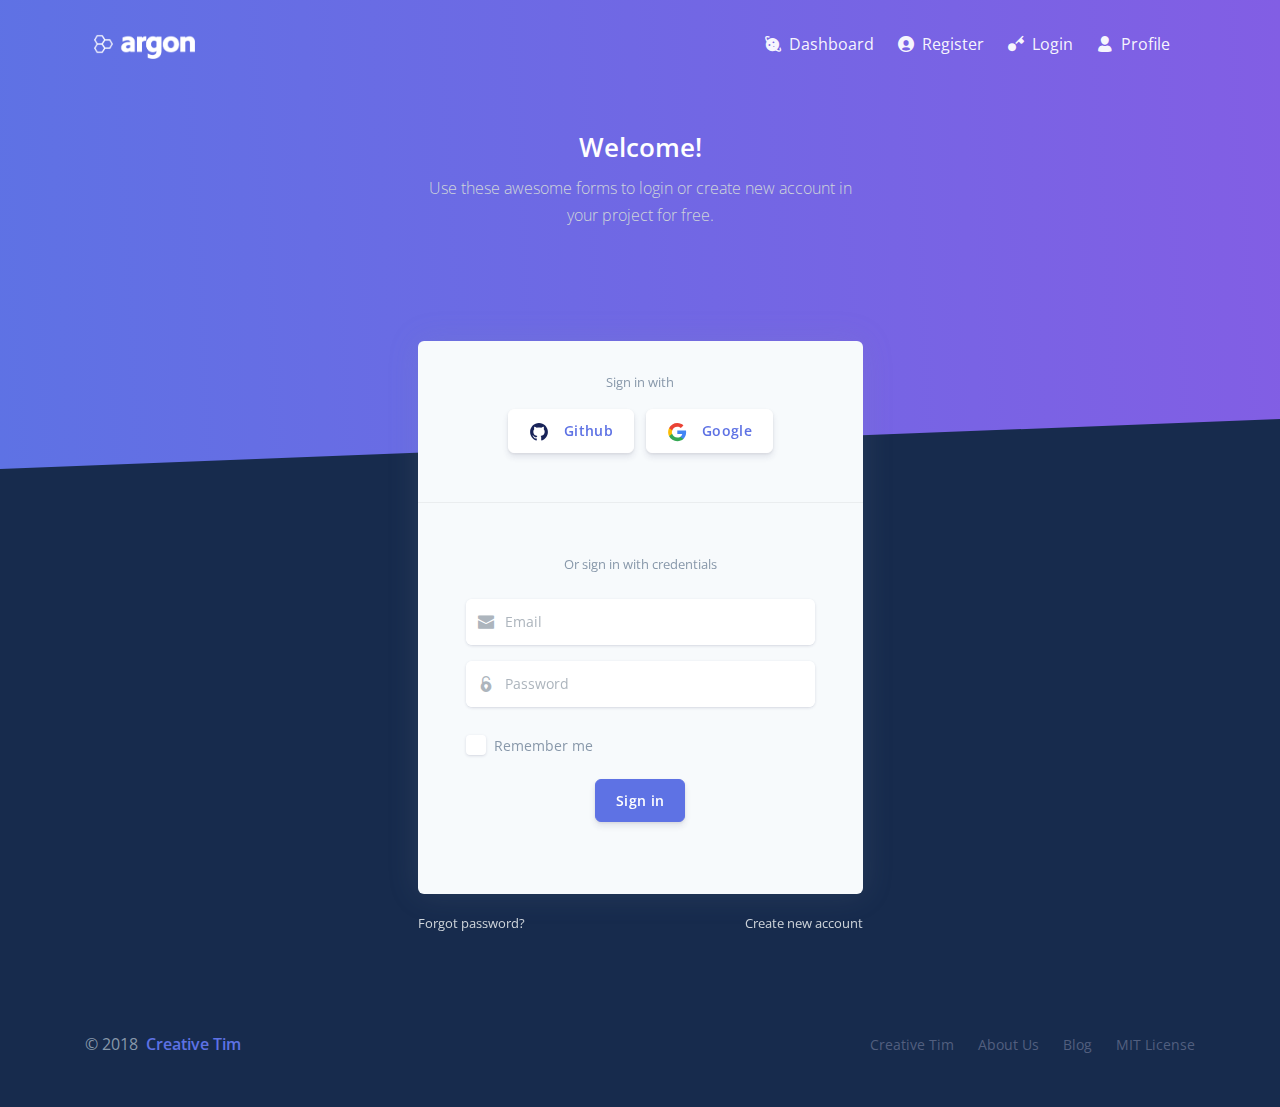
<file: Argon/examples/login.html>
<!DOCTYPE html>
<html>

<head>
  <meta charset="utf-8">
  <meta name="viewport" content="width=device-width, initial-scale=1, shrink-to-fit=no">
  <meta name="description" content="Start your development with a Dashboard for Bootstrap 4.">
  <meta name="author" content="Creative Tim">
  <title>Argon Dashboard - Free Dashboard for Bootstrap 4</title>
  <!-- Favicon -->
  <link href="../assets/img/brand/favicon.png" rel="icon" type="image/png">
  <!-- Fonts -->
  <link href="https://fonts.googleapis.com/css?family=Open+Sans:300,400,600,700" rel="stylesheet">
  <!-- Icons -->
  <link href="../assets/vendor/nucleo/css/nucleo.css" rel="stylesheet">
  <link href="../assets/vendor/@fortawesome/fontawesome-free/css/all.min.css" rel="stylesheet">
  <!-- Argon CSS -->
  <link type="text/css" href="../assets/css/argon.css?v=1.0.0" rel="stylesheet">
</head>

<body class="bg-default">
  <div class="main-content">
    <!-- Navbar -->
    <nav class="navbar navbar-top navbar-horizontal navbar-expand-md navbar-dark">
      <div class="container px-4">
        <a class="navbar-brand" href="../index.html">
          <img src="../assets/img/brand/white.png" />
        </a>
        <button class="navbar-toggler" type="button" data-toggle="collapse" data-target="#navbar-collapse-main" aria-controls="navbarSupportedContent" aria-expanded="false" aria-label="Toggle navigation">
          <span class="navbar-toggler-icon"></span>
        </button>
        <div class="collapse navbar-collapse" id="navbar-collapse-main">
          <!-- Collapse header -->
          <div class="navbar-collapse-header d-md-none">
            <div class="row">
              <div class="col-6 collapse-brand">
                <a href="../index.html">
                  <img src="../assets/img/brand/blue.png">
                </a>
              </div>
              <div class="col-6 collapse-close">
                <button type="button" class="navbar-toggler" data-toggle="collapse" data-target="#navbar-collapse-main" aria-controls="sidenav-main" aria-expanded="false" aria-label="Toggle sidenav">
                  <span></span>
                  <span></span>
                </button>
              </div>
            </div>
          </div>
          <!-- Navbar items -->
          <ul class="navbar-nav ml-auto">
            <li class="nav-item">
              <a class="nav-link nav-link-icon" href="../index.html">
                <i class="ni ni-planet"></i>
                <span class="nav-link-inner--text">Dashboard</span>
              </a>
            </li>
            <li class="nav-item">
              <a class="nav-link nav-link-icon" href="../examples/register.html">
                <i class="ni ni-circle-08"></i>
                <span class="nav-link-inner--text">Register</span>
              </a>
            </li>
            <li class="nav-item">
              <a class="nav-link nav-link-icon" href="../examples/login.html">
                <i class="ni ni-key-25"></i>
                <span class="nav-link-inner--text">Login</span>
              </a>
            </li>
            <li class="nav-item">
              <a class="nav-link nav-link-icon" href="../examples/profile.html">
                <i class="ni ni-single-02"></i>
                <span class="nav-link-inner--text">Profile</span>
              </a>
            </li>
          </ul>
        </div>
      </div>
    </nav>
    <!-- Header -->
    <div class="header bg-gradient-primary py-7 py-lg-8">
      <div class="container">
        <div class="header-body text-center mb-7">
          <div class="row justify-content-center">
            <div class="col-lg-5 col-md-6">
              <h1 class="text-white">Welcome!</h1>
              <p class="text-lead text-light">Use these awesome forms to login or create new account in your project for free.</p>
            </div>
          </div>
        </div>
      </div>
      <div class="separator separator-bottom separator-skew zindex-100">
        <svg x="0" y="0" viewBox="0 0 2560 100" preserveAspectRatio="none" version="1.1" xmlns="http://www.w3.org/2000/svg">
          <polygon class="fill-default" points="2560 0 2560 100 0 100"></polygon>
        </svg>
      </div>
    </div>
    <!-- Page content -->
    <div class="container mt--8 pb-5">
      <div class="row justify-content-center">
        <div class="col-lg-5 col-md-7">
          <div class="card bg-secondary shadow border-0">
            <div class="card-header bg-transparent pb-5">
              <div class="text-muted text-center mt-2 mb-3"><small>Sign in with</small></div>
              <div class="btn-wrapper text-center">
                <a href="#" class="btn btn-neutral btn-icon">
                  <span class="btn-inner--icon"><img src="../assets/img/icons/common/github.svg"></span>
                  <span class="btn-inner--text">Github</span>
                </a>
                <a href="#" class="btn btn-neutral btn-icon">
                  <span class="btn-inner--icon"><img src="../assets/img/icons/common/google.svg"></span>
                  <span class="btn-inner--text">Google</span>
                </a>
              </div>
            </div>
            <div class="card-body px-lg-5 py-lg-5">
              <div class="text-center text-muted mb-4">
                <small>Or sign in with credentials</small>
              </div>
              <form role="form">
                <div class="form-group mb-3">
                  <div class="input-group input-group-alternative">
                    <div class="input-group-prepend">
                      <span class="input-group-text"><i class="ni ni-email-83"></i></span>
                    </div>
                    <input class="form-control" placeholder="Email" type="email">
                  </div>
                </div>
                <div class="form-group">
                  <div class="input-group input-group-alternative">
                    <div class="input-group-prepend">
                      <span class="input-group-text"><i class="ni ni-lock-circle-open"></i></span>
                    </div>
                    <input class="form-control" placeholder="Password" type="password">
                  </div>
                </div>
                <div class="custom-control custom-control-alternative custom-checkbox">
                  <input class="custom-control-input" id=" customCheckLogin" type="checkbox">
                  <label class="custom-control-label" for=" customCheckLogin">
                    <span class="text-muted">Remember me</span>
                  </label>
                </div>
                <div class="text-center">
                  <button type="button" class="btn btn-primary my-4">Sign in</button>
                </div>
              </form>
            </div>
          </div>
          <div class="row mt-3">
            <div class="col-6">
              <a href="#" class="text-light"><small>Forgot password?</small></a>
            </div>
            <div class="col-6 text-right">
              <a href="#" class="text-light"><small>Create new account</small></a>
            </div>
          </div>
        </div>
      </div>
    </div>
  </div>
  <!-- Footer -->
  <footer class="py-5">
    <div class="container">
      <div class="row align-items-center justify-content-xl-between">
        <div class="col-xl-6">
          <div class="copyright text-center text-xl-left text-muted">
            &copy; 2018 <a href="https://www.creative-tim.com" class="font-weight-bold ml-1" target="_blank">Creative Tim</a>
          </div>
        </div>
        <div class="col-xl-6">
          <ul class="nav nav-footer justify-content-center justify-content-xl-end">
            <li class="nav-item">
              <a href="https://www.creative-tim.com" class="nav-link" target="_blank">Creative Tim</a>
            </li>
            <li class="nav-item">
              <a href="https://www.creative-tim.com/presentation" class="nav-link" target="_blank">About Us</a>
            </li>
            <li class="nav-item">
              <a href="http://blog.creative-tim.com" class="nav-link" target="_blank">Blog</a>
            </li>
            <li class="nav-item">
              <a href="https://github.com/creativetimofficial/argon-dashboard/blob/master/LICENSE.md" class="nav-link" target="_blank">MIT License</a>
            </li>
          </ul>
        </div>
      </div>
    </div>
  </footer>
  <!-- Argon Scripts -->
  <!-- Core -->
  <script src="../assets/vendor/jquery/dist/jquery.min.js"></script>
  <script src="../assets/vendor/bootstrap/dist/js/bootstrap.bundle.min.js"></script>
  <!-- Argon JS -->
  <script src="../assets/js/argon.js?v=1.0.0"></script>
</body>

</html>
</file>
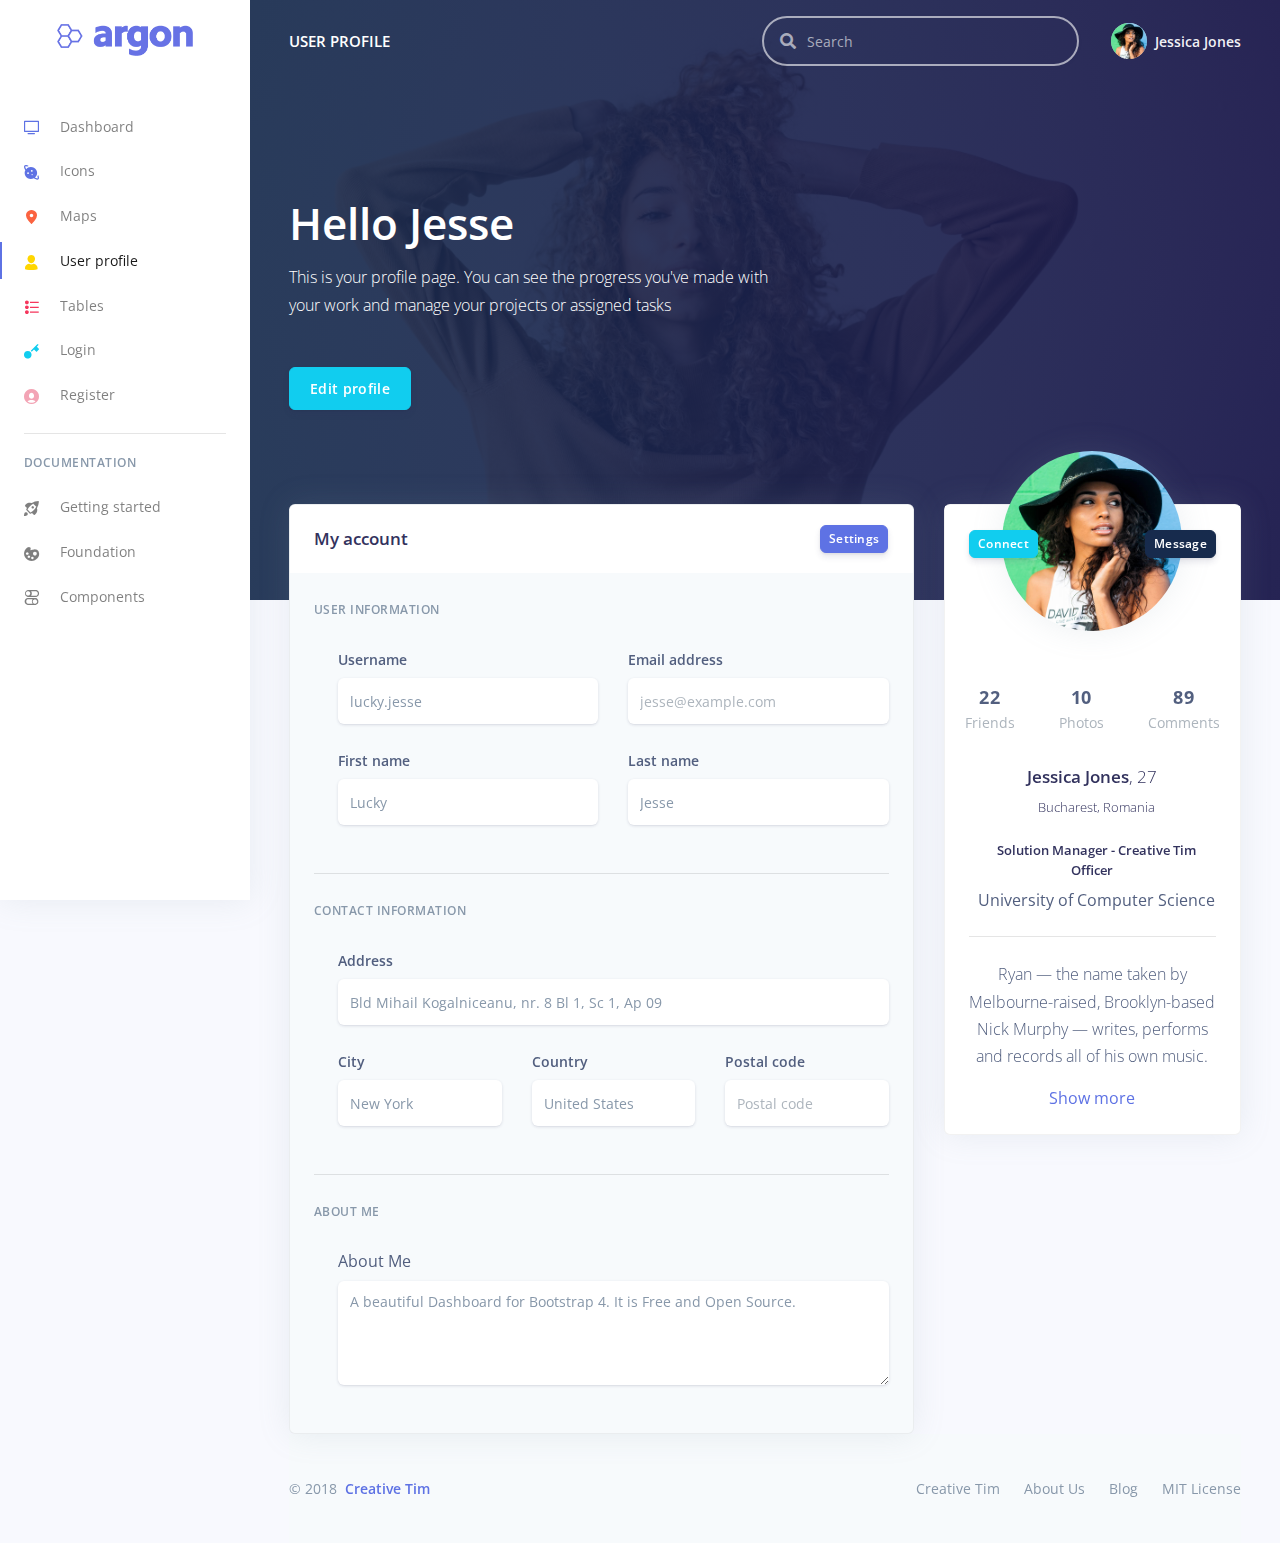
<file: Argon/examples/profile - Copia.html>
<!DOCTYPE html>
<html>

<head>
  <meta charset="utf-8">
  <meta name="viewport" content="width=device-width, initial-scale=1, shrink-to-fit=no">
  <meta name="description" content="Start your development with a Dashboard for Bootstrap 4.">
  <meta name="author" content="Creative Tim">
  <title>Argon Dashboard - Free Dashboard for Bootstrap 4</title>
  <!-- Favicon -->
  <link href="../assets/img/brand/favicon.png" rel="icon" type="image/png">
  <!-- Fonts -->
  <link href="https://fonts.googleapis.com/css?family=Open+Sans:300,400,600,700" rel="stylesheet">
  <!-- Icons -->
  <link href="../assets/vendor/nucleo/css/nucleo.css" rel="stylesheet">
  <link href="../assets/vendor/@fortawesome/fontawesome-free/css/all.min.css" rel="stylesheet">
  <!-- Argon CSS -->
  <link type="text/css" href="../assets/css/argon.css?v=1.0.0" rel="stylesheet">
</head>

<body>
  <!-- Sidenav -->
  <nav class="navbar navbar-vertical fixed-left navbar-expand-md navbar-light bg-white" id="sidenav-main">
    <div class="container-fluid">
      <!-- Toggler -->
      <button class="navbar-toggler" type="button" data-toggle="collapse" data-target="#sidenav-collapse-main" aria-controls="sidenav-main" aria-expanded="false" aria-label="Toggle navigation">
        <span class="navbar-toggler-icon"></span>
      </button>
      <!-- Brand -->
      <a class="navbar-brand pt-0" href="../index.html">
        <img src="../assets/img/brand/blue.png" class="navbar-brand-img" alt="...">
      </a>
      <!-- User -->
      <ul class="nav align-items-center d-md-none">
        <li class="nav-item dropdown">
          <a class="nav-link nav-link-icon" href="#" role="button" data-toggle="dropdown" aria-haspopup="true" aria-expanded="false">
            <i class="ni ni-bell-55"></i>
          </a>
          <div class="dropdown-menu dropdown-menu-arrow dropdown-menu-right" aria-labelledby="navbar-default_dropdown_1">
            <a class="dropdown-item" href="#">Action</a>
            <a class="dropdown-item" href="#">Another action</a>
            <div class="dropdown-divider"></div>
            <a class="dropdown-item" href="#">Something else here</a>
          </div>
        </li>
        <li class="nav-item dropdown">
          <a class="nav-link" href="#" role="button" data-toggle="dropdown" aria-haspopup="true" aria-expanded="false">
            <div class="media align-items-center">
              <span class="avatar avatar-sm rounded-circle">
                <img alt="Image placeholder" src="../assets/img/theme/team-1-800x800.jpg">
              </span>
            </div>
          </a>
          <div class="dropdown-menu dropdown-menu-arrow dropdown-menu-right">
            <div class=" dropdown-header noti-title">
              <h6 class="text-overflow m-0">Welcome!</h6>
            </div>
            <a href="../examples/profile.html" class="dropdown-item">
              <i class="ni ni-single-02"></i>
              <span>My profile</span>
            </a>
            <a href="../examples/profile.html" class="dropdown-item">
              <i class="ni ni-settings-gear-65"></i>
              <span>Settings</span>
            </a>
            <a href="../examples/profile.html" class="dropdown-item">
              <i class="ni ni-calendar-grid-58"></i>
              <span>Activity</span>
            </a>
            <a href="../examples/profile.html" class="dropdown-item">
              <i class="ni ni-support-16"></i>
              <span>Support</span>
            </a>
            <div class="dropdown-divider"></div>
            <a href="#!" class="dropdown-item">
              <i class="ni ni-user-run"></i>
              <span>Logout</span>
            </a>
          </div>
        </li>
      </ul>
      <!-- Collapse -->
      <div class="collapse navbar-collapse" id="sidenav-collapse-main">
        <!-- Collapse header -->
        <div class="navbar-collapse-header d-md-none">
          <div class="row">
            <div class="col-6 collapse-brand">
              <a href="../index.html">
                <img src="../assets/img/brand/blue.png">
              </a>
            </div>
            <div class="col-6 collapse-close">
              <button type="button" class="navbar-toggler" data-toggle="collapse" data-target="#sidenav-collapse-main" aria-controls="sidenav-main" aria-expanded="false" aria-label="Toggle sidenav">
                <span></span>
                <span></span>
              </button>
            </div>
          </div>
        </div>
        <!-- Form -->
        <form class="mt-4 mb-3 d-md-none">
          <div class="input-group input-group-rounded input-group-merge">
            <input type="search" class="form-control form-control-rounded form-control-prepended" placeholder="Search" aria-label="Search">
            <div class="input-group-prepend">
              <div class="input-group-text">
                <span class="fa fa-search"></span>
              </div>
            </div>
          </div>
        </form>
        <!-- Navigation -->
        <ul class="navbar-nav">
          <li class="nav-item">
            <a class="nav-link" href="../index.html">
              <i class="ni ni-tv-2 text-primary"></i> Dashboard
            </a>
          </li>
          <li class="nav-item">
            <a class="nav-link" href="../examples/icons.html">
              <i class="ni ni-planet text-blue"></i> Icons
            </a>
          </li>
          <li class="nav-item">
            <a class="nav-link" href="../examples/maps.html">
              <i class="ni ni-pin-3 text-orange"></i> Maps
            </a>
          </li>
          <li class="nav-item">
            <a class="nav-link active" href="../examples/profile.html">
              <i class="ni ni-single-02 text-yellow"></i> User profile
            </a>
          </li>
          <li class="nav-item">
            <a class="nav-link" href="../examples/tables.html">
              <i class="ni ni-bullet-list-67 text-red"></i> Tables
            </a>
          </li>
          <li class="nav-item">
            <a class="nav-link" href="../examples/login.html">
              <i class="ni ni-key-25 text-info"></i> Login
            </a>
          </li>
          <li class="nav-item">
            <a class="nav-link" href="../examples/register.html">
              <i class="ni ni-circle-08 text-pink"></i> Register
            </a>
          </li>
        </ul>
        <!-- Divider -->
        <hr class="my-3">
        <!-- Heading -->
        <h6 class="navbar-heading text-muted">Documentation</h6>
        <!-- Navigation -->
        <ul class="navbar-nav mb-md-3">
          <li class="nav-item">
            <a class="nav-link" href="https://demos.creative-tim.com/argon-dashboard/docs/getting-started/overview.html">
              <i class="ni ni-spaceship"></i> Getting started
            </a>
          </li>
          <li class="nav-item">
            <a class="nav-link" href="https://demos.creative-tim.com/argon-dashboard/docs/foundation/colors.html">
              <i class="ni ni-palette"></i> Foundation
            </a>
          </li>
          <li class="nav-item">
            <a class="nav-link" href="https://demos.creative-tim.com/argon-dashboard/docs/components/alerts.html">
              <i class="ni ni-ui-04"></i> Components
            </a>
          </li>
        </ul>
      </div>
    </div>
  </nav>
  <!-- Main content -->
  <div class="main-content">
    <!-- Top navbar -->
    <nav class="navbar navbar-top navbar-expand-md navbar-dark" id="navbar-main">
      <div class="container-fluid">
        <!-- Brand -->
        <a class="h4 mb-0 text-white text-uppercase d-none d-lg-inline-block" href="../index.html">User profile</a>
        <!-- Form -->
        <form class="navbar-search navbar-search-dark form-inline mr-3 d-none d-md-flex ml-lg-auto">
          <div class="form-group mb-0">
            <div class="input-group input-group-alternative">
              <div class="input-group-prepend">
                <span class="input-group-text"><i class="fas fa-search"></i></span>
              </div>
              <input class="form-control" placeholder="Search" type="text">
            </div>
          </div>
        </form>
        <!-- User -->
        <ul class="navbar-nav align-items-center d-none d-md-flex">
          <li class="nav-item dropdown">
            <a class="nav-link pr-0" href="#" role="button" data-toggle="dropdown" aria-haspopup="true" aria-expanded="false">
              <div class="media align-items-center">
                <span class="avatar avatar-sm rounded-circle">
                  <img alt="Image placeholder" src="../assets/img/theme/team-4-800x800.jpg">
                </span>
                <div class="media-body ml-2 d-none d-lg-block">
                  <span class="mb-0 text-sm  font-weight-bold">Jessica Jones</span>
                </div>
              </div>
            </a>
            <div class="dropdown-menu dropdown-menu-arrow dropdown-menu-right">
              <div class=" dropdown-header noti-title">
                <h6 class="text-overflow m-0">Welcome!</h6>
              </div>
              <a href="../examples/profile.html" class="dropdown-item">
                <i class="ni ni-single-02"></i>
                <span>My profile</span>
              </a>
              <a href="../examples/profile.html" class="dropdown-item">
                <i class="ni ni-settings-gear-65"></i>
                <span>Settings</span>
              </a>
              <a href="../examples/profile.html" class="dropdown-item">
                <i class="ni ni-calendar-grid-58"></i>
                <span>Activity</span>
              </a>
              <a href="../examples/profile.html" class="dropdown-item">
                <i class="ni ni-support-16"></i>
                <span>Support</span>
              </a>
              <div class="dropdown-divider"></div>
              <a href="#!" class="dropdown-item">
                <i class="ni ni-user-run"></i>
                <span>Logout</span>
              </a>
            </div>
          </li>
        </ul>
      </div>
    </nav>
    <!-- Header -->
    <div class="header pb-8 pt-5 pt-lg-8 d-flex align-items-center" style="min-height: 600px; background-image: url(../assets/img/theme/profile-cover.jpg); background-size: cover; background-position: center top;">
      <!-- Mask -->
      <span class="mask bg-gradient-default opacity-8"></span>
      <!-- Header container -->
      <div class="container-fluid d-flex align-items-center">
        <div class="row">
          <div class="col-lg-7 col-md-10">
            <h1 class="display-2 text-white">Hello Jesse</h1>
            <p class="text-white mt-0 mb-5">This is your profile page. You can see the progress you've made with your work and manage your projects or assigned tasks</p>
            <a href="#!" class="btn btn-info">Edit profile</a>
          </div>
        </div>
      </div>
    </div>
    <!-- Page content -->
    <div class="container-fluid mt--7">
      <div class="row">
        <div class="col-xl-4 order-xl-2 mb-5 mb-xl-0">
          <div class="card card-profile shadow">
            <div class="row justify-content-center">
              <div class="col-lg-3 order-lg-2">
                <div class="card-profile-image">
                  <a href="#">
                    <img src="../assets/img/theme/team-4-800x800.jpg" class="rounded-circle">
                  </a>
                </div>
              </div>
            </div>
            <div class="card-header text-center border-0 pt-8 pt-md-4 pb-0 pb-md-4">
              <div class="d-flex justify-content-between">
                <a href="#" class="btn btn-sm btn-info mr-4">Connect</a>
                <a href="#" class="btn btn-sm btn-default float-right">Message</a>
              </div>
            </div>
            <div class="card-body pt-0 pt-md-4">
              <div class="row">
                <div class="col">
                  <div class="card-profile-stats d-flex justify-content-center mt-md-5">
                    <div>
                      <span class="heading">22</span>
                      <span class="description">Friends</span>
                    </div>
                    <div>
                      <span class="heading">10</span>
                      <span class="description">Photos</span>
                    </div>
                    <div>
                      <span class="heading">89</span>
                      <span class="description">Comments</span>
                    </div>
                  </div>
                </div>
              </div>
              <div class="text-center">
                <h3>
                  Jessica Jones<span class="font-weight-light">, 27</span>
                </h3>
                <div class="h5 font-weight-300">
                  <i class="ni location_pin mr-2"></i>Bucharest, Romania
                </div>
                <div class="h5 mt-4">
                  <i class="ni business_briefcase-24 mr-2"></i>Solution Manager - Creative Tim Officer
                </div>
                <div>
                  <i class="ni education_hat mr-2"></i>University of Computer Science
                </div>
                <hr class="my-4" />
                <p>Ryan — the name taken by Melbourne-raised, Brooklyn-based Nick Murphy — writes, performs and records all of his own music.</p>
                <a href="#">Show more</a>
              </div>
            </div>
          </div>
        </div>
        <div class="col-xl-8 order-xl-1">
          <div class="card bg-secondary shadow">
            <div class="card-header bg-white border-0">
              <div class="row align-items-center">
                <div class="col-8">
                  <h3 class="mb-0">My account</h3>
                </div>
                <div class="col-4 text-right">
                  <a href="#!" class="btn btn-sm btn-primary">Settings</a>
                </div>
              </div>
            </div>
            <div class="card-body">
              <form>
                <h6 class="heading-small text-muted mb-4">User information</h6>
                <div class="pl-lg-4">
                  <div class="row">
                    <div class="col-lg-6">
                      <div class="form-group">
                        <label class="form-control-label" for="input-username">Username</label>
                        <input type="text" id="input-username" class="form-control form-control-alternative" placeholder="Username" value="lucky.jesse">
                      </div>
                    </div>
                    <div class="col-lg-6">
                      <div class="form-group">
                        <label class="form-control-label" for="input-email">Email address</label>
                        <input type="email" id="input-email" class="form-control form-control-alternative" placeholder="jesse@example.com">
                      </div>
                    </div>
                  </div>
                  <div class="row">
                    <div class="col-lg-6">
                      <div class="form-group">
                        <label class="form-control-label" for="input-first-name">First name</label>
                        <input type="text" id="input-first-name" class="form-control form-control-alternative" placeholder="First name" value="Lucky">
                      </div>
                    </div>
                    <div class="col-lg-6">
                      <div class="form-group">
                        <label class="form-control-label" for="input-last-name">Last name</label>
                        <input type="text" id="input-last-name" class="form-control form-control-alternative" placeholder="Last name" value="Jesse">
                      </div>
                    </div>
                  </div>
                </div>
                <hr class="my-4" />
                <!-- Address -->
                <h6 class="heading-small text-muted mb-4">Contact information</h6>
                <div class="pl-lg-4">
                  <div class="row">
                    <div class="col-md-12">
                      <div class="form-group">
                        <label class="form-control-label" for="input-address">Address</label>
                        <input id="input-address" class="form-control form-control-alternative" placeholder="Home Address" value="Bld Mihail Kogalniceanu, nr. 8 Bl 1, Sc 1, Ap 09" type="text">
                      </div>
                    </div>
                  </div>
                  <div class="row">
                    <div class="col-lg-4">
                      <div class="form-group">
                        <label class="form-control-label" for="input-city">City</label>
                        <input type="text" id="input-city" class="form-control form-control-alternative" placeholder="City" value="New York">
                      </div>
                    </div>
                    <div class="col-lg-4">
                      <div class="form-group">
                        <label class="form-control-label" for="input-country">Country</label>
                        <input type="text" id="input-country" class="form-control form-control-alternative" placeholder="Country" value="United States">
                      </div>
                    </div>
                    <div class="col-lg-4">
                      <div class="form-group">
                        <label class="form-control-label" for="input-country">Postal code</label>
                        <input type="number" id="input-postal-code" class="form-control form-control-alternative" placeholder="Postal code">
                      </div>
                    </div>
                  </div>
                </div>
                <hr class="my-4" />
                <!-- Description -->
                <h6 class="heading-small text-muted mb-4">About me</h6>
                <div class="pl-lg-4">
                  <div class="form-group">
                    <label>About Me</label>
                    <textarea rows="4" class="form-control form-control-alternative" placeholder="A few words about you ...">A beautiful Dashboard for Bootstrap 4. It is Free and Open Source.</textarea>
                  </div>
                </div>
              </form>
            </div>
          </div>
        </div>
      </div>
      <!-- Footer -->
      <footer class="footer">
        <div class="row align-items-center justify-content-xl-between">
          <div class="col-xl-6">
            <div class="copyright text-center text-xl-left text-muted">
              &copy; 2018 <a href="https://www.creative-tim.com" class="font-weight-bold ml-1" target="_blank">Creative Tim</a>
            </div>
          </div>
          <div class="col-xl-6">
            <ul class="nav nav-footer justify-content-center justify-content-xl-end">
              <li class="nav-item">
                <a href="https://www.creative-tim.com" class="nav-link" target="_blank">Creative Tim</a>
              </li>
              <li class="nav-item">
                <a href="https://www.creative-tim.com/presentation" class="nav-link" target="_blank">About Us</a>
              </li>
              <li class="nav-item">
                <a href="http://blog.creative-tim.com" class="nav-link" target="_blank">Blog</a>
              </li>
              <li class="nav-item">
                <a href="https://github.com/creativetimofficial/argon-dashboard/blob/master/LICENSE.md" class="nav-link" target="_blank">MIT License</a>
              </li>
            </ul>
          </div>
        </div>
      </footer>
    </div>
  </div>
  <!-- Argon Scripts -->
  <!-- Core -->
  <script src="../assets/vendor/jquery/dist/jquery.min.js"></script>
  <script src="../assets/vendor/bootstrap/dist/js/bootstrap.bundle.min.js"></script>
  <!-- Argon JS -->
  <script src="../assets/js/argon.js?v=1.0.0"></script>
</body>

</html>
</file>
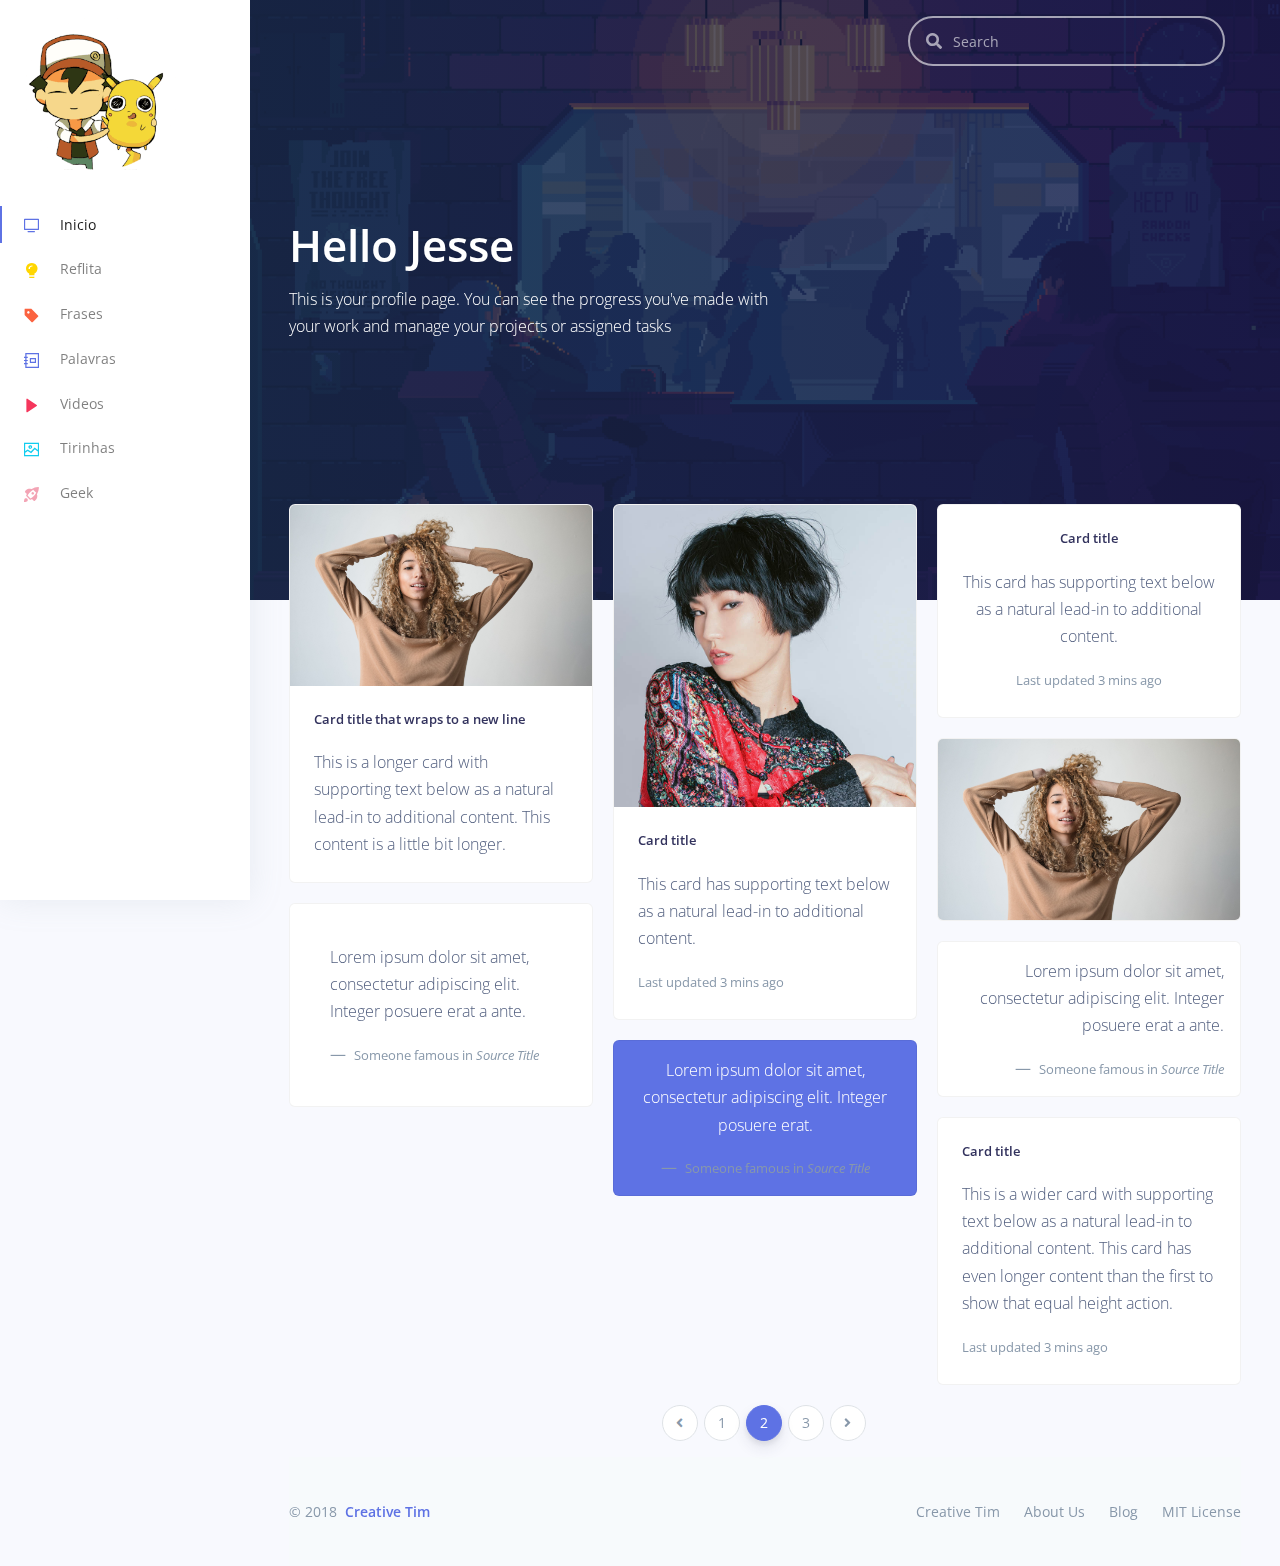
<file: Argon/examples/profile.html>
<!DOCTYPE html>
<html>

<head>
  <meta charset="utf-8">
  <meta name="viewport" content="width=device-width, initial-scale=1, shrink-to-fit=no">
  <meta name="description" content="Start your development with a Dashboard for Bootstrap 4.">
  <meta name="author" content="Creative Tim">
  <title>Argon Dashboard - Free Dashboard for Bootstrap 4</title>
  <!-- Favicon -->
  <link href="../assets/img/brand/favicon.ico" rel="icon" type="image/png">
  <!-- Fonts -->
  <link href="https://fonts.googleapis.com/css?family=Open+Sans:300,400,600,700" rel="stylesheet">
  <!-- Icons -->
  <link href="../assets/vendor/nucleo/css/nucleo.css" rel="stylesheet">
  <link href="../assets/vendor/@fortawesome/fontawesome-free/css/all.min.css" rel="stylesheet">
  <!-- Argon CSS -->
  <link type="text/css" href="../assets/css/argon.css?v=1.0.0" rel="stylesheet">
</head>

<body>
  <!-- Sidenav -->
  <nav class="navbar navbar-vertical fixed-left navbar-expand-md navbar-light bg-white" id="sidenav-main">
    <div class="container-fluid">
      <!-- Brand -->
      <a  href="../index.html">
        <img class="collapse navbar-collapse" width="100%" height="100%" src="../assets/img/brand/redavatar.gif">
      </a>
      <!-- Toggler -->
      <button class="navbar-toggler" type="button" data-toggle="collapse" data-target="#sidenav-collapse-main" aria-controls="sidenav-main" aria-expanded="false" aria-label="Toggle navigation">
        <span class="navbar-toggler-icon"></span>
      </button>
      <!-- Collapse -->
      <div class="collapse navbar-collapse" id="sidenav-collapse-main">
        <!-- Collapse header -->
        <div class="navbar-collapse-header d-md-none">
          <div class="row">
            <div class="col-6">
              <a href="../index.html">
                <img width="179" height="179" src="../assets/img/brand/redavatar.gif">
              </a>
            </div>
            <div class="col-6 collapse-close">
              <button type="button" class="navbar-toggler" data-toggle="collapse" data-target="#sidenav-collapse-main" aria-controls="sidenav-main" aria-expanded="false" aria-label="Toggle sidenav">
                <span></span>
                <span></span>
              </button>
            </div>
          </div>
        </div>
        <!-- Form -->
        <form class="mt-4 mb-3 d-md-none">
          <div class="input-group input-group-rounded input-group-merge">
            <input type="search" class="form-control form-control-rounded form-control-prepended" placeholder="Search" aria-label="Search">
            <div class="input-group-prepend">
              <div class="input-group-text">
                <span class="fa fa-search"></span>
              </div>
            </div>
          </div>
        </form>
        <!-- Navigation -->
        <ul class="navbar-nav">
          <li class="nav-item">
            <a class="nav-link active" href="../examples/profile.html">
              <i class="ni ni-tv-2 text-primary"></i> Inicio
            </a>
          </li>
          <li class="nav-item">
            <a class="nav-link" href="#">
              <i class="ni ni-bulb-61 text-yellow"></i> Reflita
            </a>
          </li>
          <li class="nav-item">
            <a class="nav-link" href="#">
              <i class="ni ni-tag text-orange"></i> Frases
            </a>
          </li>
          <li class="nav-item">
            <a class="nav-link" href="#">
              <i class="ni ni-collection text-blue"></i> Palavras
            </a>
          </li>
          <li class="nav-item">
            <a class="nav-link" href="#">
              <i class="ni ni-button-play text-red"></i> Videos
            </a>
          </li>
          <li class="nav-item">
            <a class="nav-link" href="#">
              <i class="ni ni-image text-info"></i> Tirinhas
            </a>
          </li>
          <li class="nav-item">
            <a class="nav-link" href="#">
              <i class="ni ni-spaceship text-pink"></i> Geek
            </a>
          </li>
        </ul>
      </div>
    </div>
  </nav>
  <!-- Main content -->
  <div class="main-content">
    <!-- Top navbar -->
    <nav class="navbar navbar-top navbar-expand-md navbar-dark" id="navbar-main">
      <div class="container-fluid">
        <!-- Form -->
        <form class="navbar-search navbar-search-dark form-inline mr-3 d-none d-md-flex ml-lg-auto">
          <div class="form-group mb-0">
            <div class="input-group input-group-alternative">
              <div class="input-group-prepend">
                <span class="input-group-text"><i class="fas fa-search"></i></span>
              </div>
              <input class="form-control" placeholder="Search" type="text">
            </div>
          </div>
        </form>
      </div>
    </nav>
    <!-- Header -->
    <div class="header pb-8 pt-5 pt-lg-8 d-flex align-items-center" style="min-height: 600px; background-image: url(../assets/img/theme/original.gif); background-size: cover; background-position: center top;">
      <!-- Mask -->
      <span class="mask bg-gradient-default opacity-7"></span>
      <!-- Header container -->
      <div class="container-fluid d-flex align-items-center">
        <div class="row">
          <div class="col-lg-7 col-md-10">
            <h1 class="display-2 text-white">Hello Jesse</h1>
            <p class="text-white mt-0 mb-5">This is your profile page. You can see the progress you've made with your work and manage your projects or assigned tasks</p>
          </div>
        </div>
      </div>
    </div>
    <!-- Page content -->
    <div class="container-fluid mt--7">
      <!-- Cards Masonry -->
      <div class="card-columns">
        <div class="card">
          <img class="card-img-top" src="../assets/img/theme/profile-cover.jpg" alt="Card image cap">
          <div class="card-body">
            <h5 class="card-title">Card title that wraps to a new line</h5>
            <p class="card-text">This is a longer card with supporting text below as a natural lead-in to additional content. This content is a little bit longer.</p>
          </div>
        </div>
        <div class="card p-3">
          <blockquote class="blockquote mb-0 card-body">
            <p>Lorem ipsum dolor sit amet, consectetur adipiscing elit. Integer posuere erat a ante.</p>
            <footer class="blockquote-footer">
              <small class="text-muted">
                Someone famous in <cite title="Source Title">Source Title</cite>
              </small>
            </footer>
          </blockquote>
        </div>
        <div class="card">
          <img class="card-img-top" src="../assets/img/theme/team-3-800x800.jpg" alt="Card image cap">
          <div class="card-body">
            <h5 class="card-title">Card title</h5>
            <p class="card-text">This card has supporting text below as a natural lead-in to additional content.</p>
            <p class="card-text"><small class="text-muted">Last updated 3 mins ago</small></p>
          </div>
        </div>
        <div class="card bg-primary text-white text-center p-3">
          <blockquote class="blockquote mb-0">
            <p>Lorem ipsum dolor sit amet, consectetur adipiscing elit. Integer posuere erat.</p>
            <footer class="blockquote-footer">
              <small>
                Someone famous in <cite title="Source Title">Source Title</cite>
              </small>
            </footer>
          </blockquote>
        </div>
        <div class="card text-center">
          <div class="card-body">
            <h5 class="card-title">Card title</h5>
            <p class="card-text">This card has supporting text below as a natural lead-in to additional content.</p>
            <p class="card-text"><small class="text-muted">Last updated 3 mins ago</small></p>
          </div>
        </div>
        <div class="card">
          <img class="card-img" src="../assets/img/theme/profile-cover.jpg" alt="Card image">
        </div>
        <div class="card p-3 text-right">
          <blockquote class="blockquote mb-0">
            <p>Lorem ipsum dolor sit amet, consectetur adipiscing elit. Integer posuere erat a ante.</p>
            <footer class="blockquote-footer">
              <small class="text-muted">
                Someone famous in <cite title="Source Title">Source Title</cite>
              </small>
            </footer>
          </blockquote>
        </div>
        <div class="card">
          <div class="card-body">
            <h5 class="card-title">Card title</h5>
            <p class="card-text">This is a wider card with supporting text below as a natural lead-in to additional content. This card has even longer content than the first to show that equal height action.</p>
            <p class="card-text"><small class="text-muted">Last updated 3 mins ago</small></p>
          </div>
        </div>
      </div>
      <!-- Pagination -->
      <nav aria-label="Page navigation example">
        <ul class="pagination justify-content-center">
          <li class="page-item disabled">
            <a class="page-link" href="#" tabindex="-1">
              <i class="fa fa-angle-left"></i>
              <span class="sr-only">Previous</span>
            </a>
          </li>
          <li class="page-item"><a class="page-link" href="#">1</a></li>
          <li class="page-item active"><a class="page-link" href="#">2</a></li>
          <li class="page-item"><a class="page-link" href="#">3</a></li>
          <li class="page-item">
            <a class="page-link" href="#">
              <i class="fa fa-angle-right"></i>
              <span class="sr-only">Next</span>
            </a>
          </li>
        </ul>
      </nav>
      <!-- Footer -->
      <footer class="footer">
        <div class="row align-items-center justify-content-xl-between">
          <div class="col-xl-6">
            <div class="copyright text-center text-xl-left text-muted">
              &copy; 2018 <a href="https://www.creative-tim.com" class="font-weight-bold ml-1" target="_blank">Creative Tim</a>
            </div>
          </div>
          <div class="col-xl-6">
            <ul class="nav nav-footer justify-content-center justify-content-xl-end">
              <li class="nav-item">
                <a href="https://www.creative-tim.com" class="nav-link" target="_blank">Creative Tim</a>
              </li>
              <li class="nav-item">
                <a href="https://www.creative-tim.com/presentation" class="nav-link" target="_blank">About Us</a>
              </li>
              <li class="nav-item">
                <a href="http://blog.creative-tim.com" class="nav-link" target="_blank">Blog</a>
              </li>
              <li class="nav-item">
                <a href="https://github.com/creativetimofficial/argon-dashboard/blob/master/LICENSE.md" class="nav-link" target="_blank">MIT License</a>
              </li>
            </ul>
          </div>
        </div>
      </footer>
    </div>
  </div>
  <!-- Argon Scripts -->
  <!-- Core -->
  <script src="../assets/vendor/jquery/dist/jquery.min.js"></script>
  <script src="../assets/vendor/bootstrap/dist/js/bootstrap.bundle.min.js"></script>
  <!-- Argon JS -->
  <script src="../assets/js/argon.js?v=1.0.0"></script>
</body>

</html>
</file>
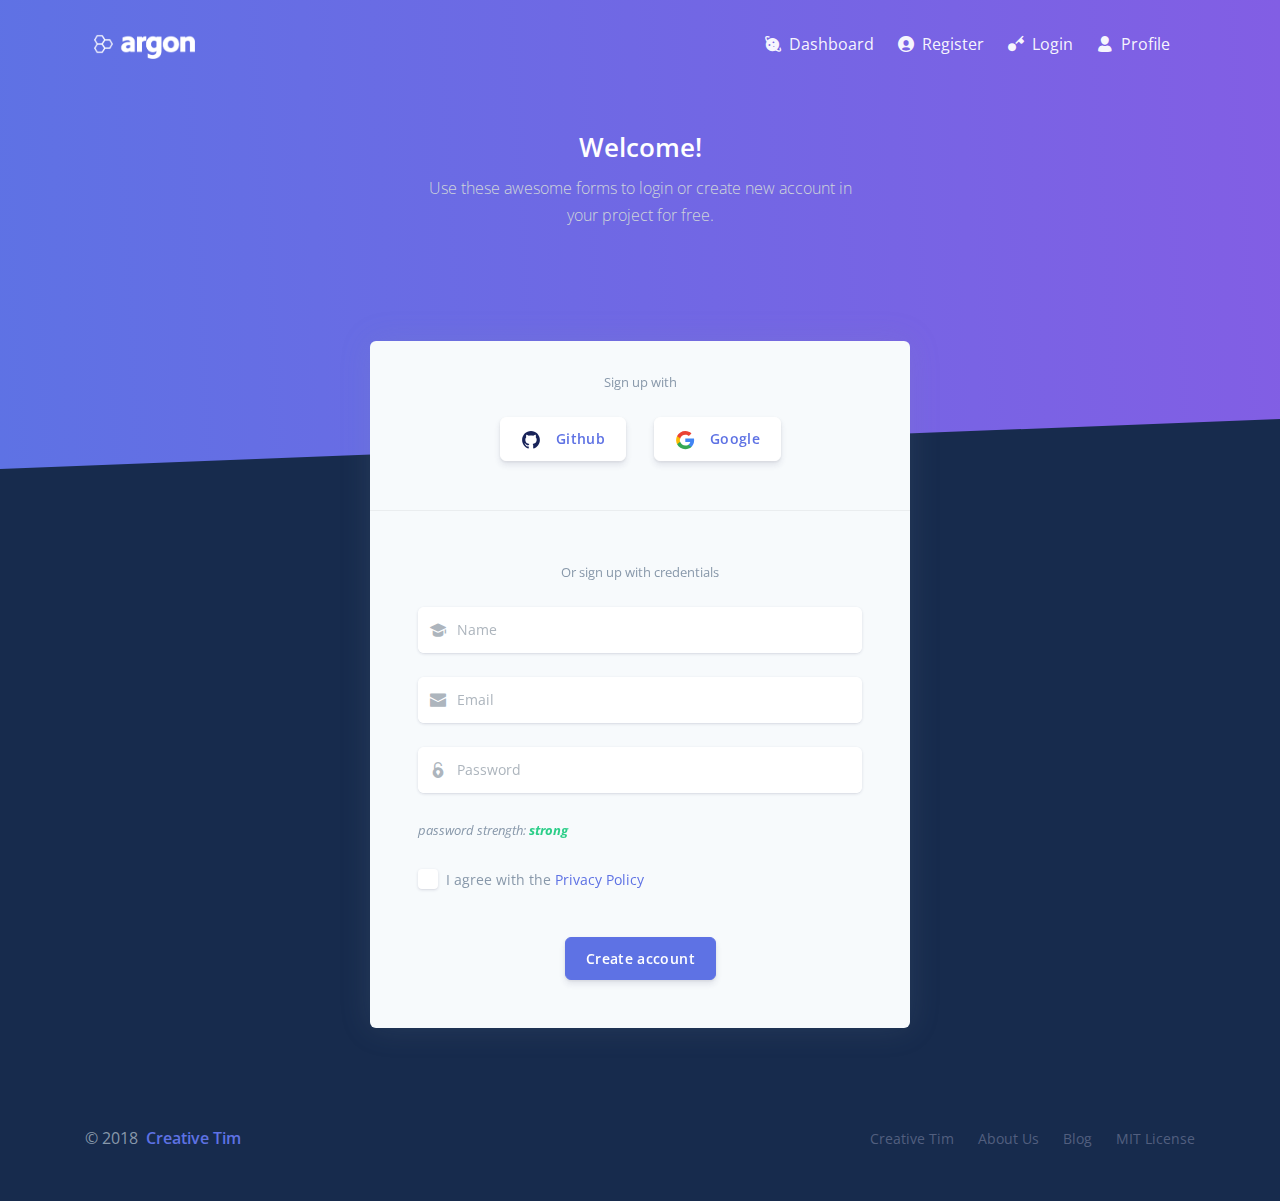
<file: Argon/examples/register.html>
<!DOCTYPE html>
<html>

<head>
  <meta charset="utf-8">
  <meta name="viewport" content="width=device-width, initial-scale=1, shrink-to-fit=no">
  <meta name="description" content="Start your development with a Dashboard for Bootstrap 4.">
  <meta name="author" content="Creative Tim">
  <title>Argon Dashboard - Free Dashboard for Bootstrap 4</title>
  <!-- Favicon -->
  <link href="../assets/img/brand/favicon.png" rel="icon" type="image/png">
  <!-- Fonts -->
  <link href="https://fonts.googleapis.com/css?family=Open+Sans:300,400,600,700" rel="stylesheet">
  <!-- Icons -->
  <link href="../assets/vendor/nucleo/css/nucleo.css" rel="stylesheet">
  <link href="../assets/vendor/@fortawesome/fontawesome-free/css/all.min.css" rel="stylesheet">
  <!-- Argon CSS -->
  <link type="text/css" href="../assets/css/argon.css?v=1.0.0" rel="stylesheet">
</head>

<body class="bg-default">
  <div class="main-content">
    <!-- Navbar -->
    <nav class="navbar navbar-top navbar-horizontal navbar-expand-md navbar-dark">
      <div class="container px-4">
        <a class="navbar-brand" href="../index.html">
          <img src="../assets/img/brand/white.png" />
        </a>
        <button class="navbar-toggler" type="button" data-toggle="collapse" data-target="#navbar-collapse-main" aria-controls="navbarSupportedContent" aria-expanded="false" aria-label="Toggle navigation">
          <span class="navbar-toggler-icon"></span>
        </button>
        <div class="collapse navbar-collapse" id="navbar-collapse-main">
          <!-- Collapse header -->
          <div class="navbar-collapse-header d-md-none">
            <div class="row">
              <div class="col-6 collapse-brand">
                <a href="../index.html">
                  <img src="../assets/img/brand/blue.png">
                </a>
              </div>
              <div class="col-6 collapse-close">
                <button type="button" class="navbar-toggler" data-toggle="collapse" data-target="#navbar-collapse-main" aria-controls="sidenav-main" aria-expanded="false" aria-label="Toggle sidenav">
                  <span></span>
                  <span></span>
                </button>
              </div>
            </div>
          </div>
          <!-- Navbar items -->
          <ul class="navbar-nav ml-auto">
            <li class="nav-item">
              <a class="nav-link nav-link-icon" href="../index.html">
                <i class="ni ni-planet"></i>
                <span class="nav-link-inner--text">Dashboard</span>
              </a>
            </li>
            <li class="nav-item">
              <a class="nav-link nav-link-icon" href="../examples/register.html">
                <i class="ni ni-circle-08"></i>
                <span class="nav-link-inner--text">Register</span>
              </a>
            </li>
            <li class="nav-item">
              <a class="nav-link nav-link-icon" href="../examples/login.html">
                <i class="ni ni-key-25"></i>
                <span class="nav-link-inner--text">Login</span>
              </a>
            </li>
            <li class="nav-item">
              <a class="nav-link nav-link-icon" href="../examples/profile.html">
                <i class="ni ni-single-02"></i>
                <span class="nav-link-inner--text">Profile</span>
              </a>
            </li>
          </ul>
        </div>
      </div>
    </nav>
    <!-- Header -->
    <div class="header bg-gradient-primary py-7 py-lg-8">
      <div class="container">
        <div class="header-body text-center mb-7">
          <div class="row justify-content-center">
            <div class="col-lg-5 col-md-6">
              <h1 class="text-white">Welcome!</h1>
              <p class="text-lead text-light">Use these awesome forms to login or create new account in your project for free.</p>
            </div>
          </div>
        </div>
      </div>
      <div class="separator separator-bottom separator-skew zindex-100">
        <svg x="0" y="0" viewBox="0 0 2560 100" preserveAspectRatio="none" version="1.1" xmlns="http://www.w3.org/2000/svg">
          <polygon class="fill-default" points="2560 0 2560 100 0 100"></polygon>
        </svg>
      </div>
    </div>
    <!-- Page content -->
    <div class="container mt--8 pb-5">
      <!-- Table -->
      <div class="row justify-content-center">
        <div class="col-lg-6 col-md-8">
          <div class="card bg-secondary shadow border-0">
            <div class="card-header bg-transparent pb-5">
              <div class="text-muted text-center mt-2 mb-4"><small>Sign up with</small></div>
              <div class="text-center">
                <a href="#" class="btn btn-neutral btn-icon mr-4">
                  <span class="btn-inner--icon"><img src="../assets/img/icons/common/github.svg"></span>
                  <span class="btn-inner--text">Github</span>
                </a>
                <a href="#" class="btn btn-neutral btn-icon">
                  <span class="btn-inner--icon"><img src="../assets/img/icons/common/google.svg"></span>
                  <span class="btn-inner--text">Google</span>
                </a>
              </div>
            </div>
            <div class="card-body px-lg-5 py-lg-5">
              <div class="text-center text-muted mb-4">
                <small>Or sign up with credentials</small>
              </div>
              <form role="form">
                <div class="form-group">
                  <div class="input-group input-group-alternative mb-3">
                    <div class="input-group-prepend">
                      <span class="input-group-text"><i class="ni ni-hat-3"></i></span>
                    </div>
                    <input class="form-control" placeholder="Name" type="text">
                  </div>
                </div>
                <div class="form-group">
                  <div class="input-group input-group-alternative mb-3">
                    <div class="input-group-prepend">
                      <span class="input-group-text"><i class="ni ni-email-83"></i></span>
                    </div>
                    <input class="form-control" placeholder="Email" type="email">
                  </div>
                </div>
                <div class="form-group">
                  <div class="input-group input-group-alternative">
                    <div class="input-group-prepend">
                      <span class="input-group-text"><i class="ni ni-lock-circle-open"></i></span>
                    </div>
                    <input class="form-control" placeholder="Password" type="password">
                  </div>
                </div>
                <div class="text-muted font-italic"><small>password strength: <span class="text-success font-weight-700">strong</span></small></div>
                <div class="row my-4">
                  <div class="col-12">
                    <div class="custom-control custom-control-alternative custom-checkbox">
                      <input class="custom-control-input" id="customCheckRegister" type="checkbox">
                      <label class="custom-control-label" for="customCheckRegister">
                        <span class="text-muted">I agree with the <a href="#!">Privacy Policy</a></span>
                      </label>
                    </div>
                  </div>
                </div>
                <div class="text-center">
                  <button type="button" class="btn btn-primary mt-4">Create account</button>
                </div>
              </form>
            </div>
          </div>
        </div>
      </div>
    </div>
  </div>
  <!-- Footer -->
  <footer class="py-5">
    <div class="container">
      <div class="row align-items-center justify-content-xl-between">
        <div class="col-xl-6">
          <div class="copyright text-center text-xl-left text-muted">
            &copy; 2018 <a href="https://www.creative-tim.com" class="font-weight-bold ml-1" target="_blank">Creative Tim</a>
          </div>
        </div>
        <div class="col-xl-6">
          <ul class="nav nav-footer justify-content-center justify-content-xl-end">
            <li class="nav-item">
              <a href="https://www.creative-tim.com" class="nav-link" target="_blank">Creative Tim</a>
            </li>
            <li class="nav-item">
              <a href="https://www.creative-tim.com/presentation" class="nav-link" target="_blank">About Us</a>
            </li>
            <li class="nav-item">
              <a href="http://blog.creative-tim.com" class="nav-link" target="_blank">Blog</a>
            </li>
            <li class="nav-item">
              <a href="https://github.com/creativetimofficial/argon-dashboard/blob/master/LICENSE.md" class="nav-link" target="_blank">MIT License</a>
            </li>
          </ul>
        </div>
      </div>
    </div>
  </footer>
  <!-- Argon Scripts -->
  <!-- Core -->
  <script src="../assets/vendor/jquery/dist/jquery.min.js"></script>
  <script src="../assets/vendor/bootstrap/dist/js/bootstrap.bundle.min.js"></script>
  <!-- Argon JS -->
  <script src="../assets/js/argon.js?v=1.0.0"></script>
</body>

</html>
</file>
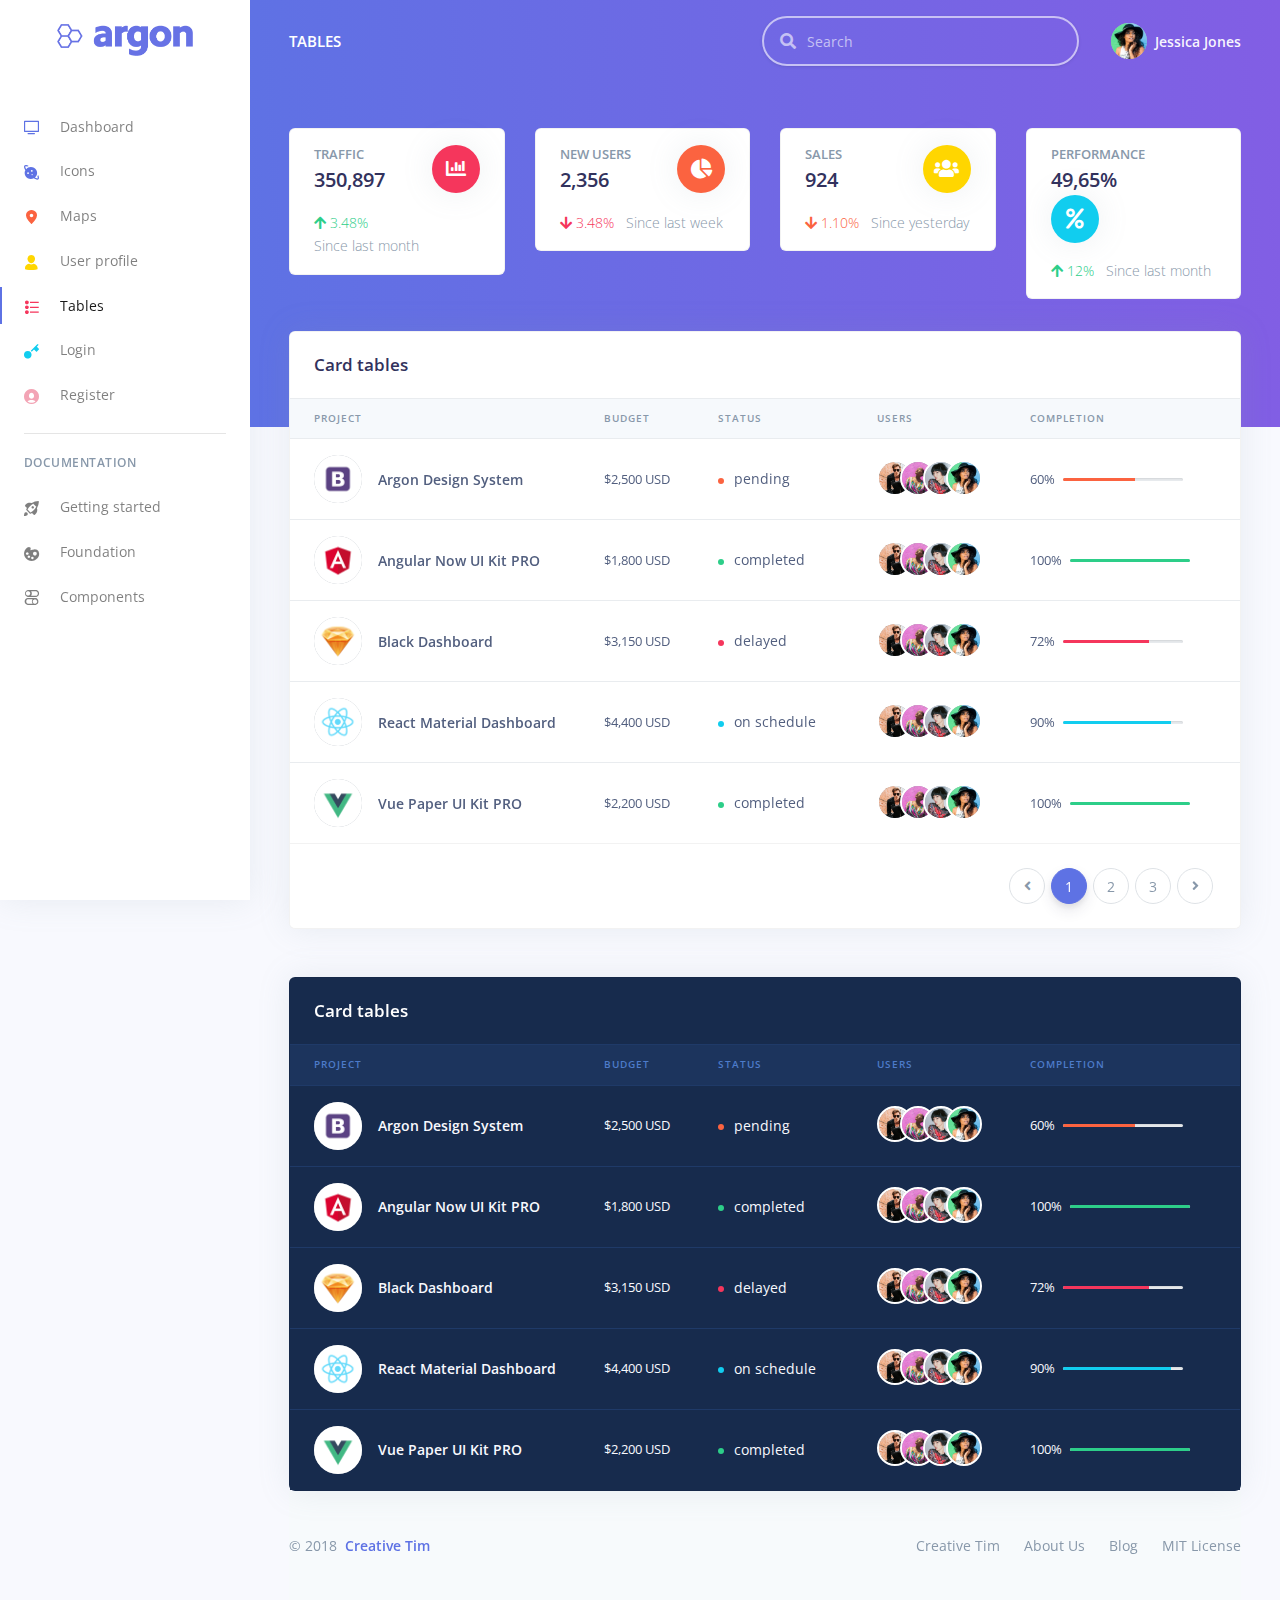
<file: Argon/examples/tables.html>
<!DOCTYPE html>
<html>

<head>
  <meta charset="utf-8">
  <meta name="viewport" content="width=device-width, initial-scale=1, shrink-to-fit=no">
  <meta name="description" content="Start your development with a Dashboard for Bootstrap 4.">
  <meta name="author" content="Creative Tim">
  <title>Argon Dashboard - Free Dashboard for Bootstrap 4</title>
  <!-- Favicon -->
  <link href="../assets/img/brand/favicon.png" rel="icon" type="image/png">
  <!-- Fonts -->
  <link href="https://fonts.googleapis.com/css?family=Open+Sans:300,400,600,700" rel="stylesheet">
  <!-- Icons -->
  <link href="../assets/vendor/nucleo/css/nucleo.css" rel="stylesheet">
  <link href="../assets/vendor/@fortawesome/fontawesome-free/css/all.min.css" rel="stylesheet">
  <!-- Argon CSS -->
  <link type="text/css" href="../assets/css/argon.css?v=1.0.0" rel="stylesheet">
</head>

<body>
  <!-- Sidenav -->
  <nav class="navbar navbar-vertical fixed-left navbar-expand-md navbar-light bg-white" id="sidenav-main">
    <div class="container-fluid">
      <!-- Toggler -->
      <button class="navbar-toggler" type="button" data-toggle="collapse" data-target="#sidenav-collapse-main" aria-controls="sidenav-main" aria-expanded="false" aria-label="Toggle navigation">
        <span class="navbar-toggler-icon"></span>
      </button>
      <!-- Brand -->
      <a class="navbar-brand pt-0" href="../index.html">
        <img src="../assets/img/brand/blue.png" class="navbar-brand-img" alt="...">
      </a>
      <!-- User -->
      <ul class="nav align-items-center d-md-none">
        <li class="nav-item dropdown">
          <a class="nav-link nav-link-icon" href="#" role="button" data-toggle="dropdown" aria-haspopup="true" aria-expanded="false">
            <i class="ni ni-bell-55"></i>
          </a>
          <div class="dropdown-menu dropdown-menu-arrow dropdown-menu-right" aria-labelledby="navbar-default_dropdown_1">
            <a class="dropdown-item" href="#">Action</a>
            <a class="dropdown-item" href="#">Another action</a>
            <div class="dropdown-divider"></div>
            <a class="dropdown-item" href="#">Something else here</a>
          </div>
        </li>
        <li class="nav-item dropdown">
          <a class="nav-link" href="#" role="button" data-toggle="dropdown" aria-haspopup="true" aria-expanded="false">
            <div class="media align-items-center">
              <span class="avatar avatar-sm rounded-circle">
                <img alt="Image placeholder" src="../assets/img/theme/team-1-800x800.jpg">
              </span>
            </div>
          </a>
          <div class="dropdown-menu dropdown-menu-arrow dropdown-menu-right">
            <div class=" dropdown-header noti-title">
              <h6 class="text-overflow m-0">Welcome!</h6>
            </div>
            <a href="../examples/profile.html" class="dropdown-item">
              <i class="ni ni-single-02"></i>
              <span>My profile</span>
            </a>
            <a href="../examples/profile.html" class="dropdown-item">
              <i class="ni ni-settings-gear-65"></i>
              <span>Settings</span>
            </a>
            <a href="../examples/profile.html" class="dropdown-item">
              <i class="ni ni-calendar-grid-58"></i>
              <span>Activity</span>
            </a>
            <a href="../examples/profile.html" class="dropdown-item">
              <i class="ni ni-support-16"></i>
              <span>Support</span>
            </a>
            <div class="dropdown-divider"></div>
            <a href="#!" class="dropdown-item">
              <i class="ni ni-user-run"></i>
              <span>Logout</span>
            </a>
          </div>
        </li>
      </ul>
      <!-- Collapse -->
      <div class="collapse navbar-collapse" id="sidenav-collapse-main">
        <!-- Collapse header -->
        <div class="navbar-collapse-header d-md-none">
          <div class="row">
            <div class="col-6 collapse-brand">
              <a href="../index.html">
                <img src="../assets/img/brand/blue.png">
              </a>
            </div>
            <div class="col-6 collapse-close">
              <button type="button" class="navbar-toggler" data-toggle="collapse" data-target="#sidenav-collapse-main" aria-controls="sidenav-main" aria-expanded="false" aria-label="Toggle sidenav">
                <span></span>
                <span></span>
              </button>
            </div>
          </div>
        </div>
        <!-- Form -->
        <form class="mt-4 mb-3 d-md-none">
          <div class="input-group input-group-rounded input-group-merge">
            <input type="search" class="form-control form-control-rounded form-control-prepended" placeholder="Search" aria-label="Search">
            <div class="input-group-prepend">
              <div class="input-group-text">
                <span class="fa fa-search"></span>
              </div>
            </div>
          </div>
        </form>
        <!-- Navigation -->
        <ul class="navbar-nav">
          <li class="nav-item">
            <a class="nav-link" href="../index.html">
              <i class="ni ni-tv-2 text-primary"></i> Dashboard
            </a>
          </li>
          <li class="nav-item">
            <a class="nav-link" href="../examples/icons.html">
              <i class="ni ni-planet text-blue"></i> Icons
            </a>
          </li>
          <li class="nav-item">
            <a class="nav-link" href="../examples/maps.html">
              <i class="ni ni-pin-3 text-orange"></i> Maps
            </a>
          </li>
          <li class="nav-item">
            <a class="nav-link" href="../examples/profile.html">
              <i class="ni ni-single-02 text-yellow"></i> User profile
            </a>
          </li>
          <li class="nav-item">
            <a class="nav-link active" href="../examples/tables.html">
              <i class="ni ni-bullet-list-67 text-red"></i> Tables
            </a>
          </li>
          <li class="nav-item">
            <a class="nav-link" href="../examples/login.html">
              <i class="ni ni-key-25 text-info"></i> Login
            </a>
          </li>
          <li class="nav-item">
            <a class="nav-link" href="../examples/register.html">
              <i class="ni ni-circle-08 text-pink"></i> Register
            </a>
          </li>
        </ul>
        <!-- Divider -->
        <hr class="my-3">
        <!-- Heading -->
        <h6 class="navbar-heading text-muted">Documentation</h6>
        <!-- Navigation -->
        <ul class="navbar-nav mb-md-3">
          <li class="nav-item">
            <a class="nav-link" href="https://demos.creative-tim.com/argon-dashboard/docs/getting-started/overview.html">
              <i class="ni ni-spaceship"></i> Getting started
            </a>
          </li>
          <li class="nav-item">
            <a class="nav-link" href="https://demos.creative-tim.com/argon-dashboard/docs/foundation/colors.html">
              <i class="ni ni-palette"></i> Foundation
            </a>
          </li>
          <li class="nav-item">
            <a class="nav-link" href="https://demos.creative-tim.com/argon-dashboard/docs/components/alerts.html">
              <i class="ni ni-ui-04"></i> Components
            </a>
          </li>
        </ul>
      </div>
    </div>
  </nav>
  <!-- Main content -->
  <div class="main-content">
    <!-- Top navbar -->
    <nav class="navbar navbar-top navbar-expand-md navbar-dark" id="navbar-main">
      <div class="container-fluid">
        <!-- Brand -->
        <a class="h4 mb-0 text-white text-uppercase d-none d-lg-inline-block" href="../index.html">Tables</a>
        <!-- Form -->
        <form class="navbar-search navbar-search-dark form-inline mr-3 d-none d-md-flex ml-lg-auto">
          <div class="form-group mb-0">
            <div class="input-group input-group-alternative">
              <div class="input-group-prepend">
                <span class="input-group-text"><i class="fas fa-search"></i></span>
              </div>
              <input class="form-control" placeholder="Search" type="text">
            </div>
          </div>
        </form>
        <!-- User -->
        <ul class="navbar-nav align-items-center d-none d-md-flex">
          <li class="nav-item dropdown">
            <a class="nav-link pr-0" href="#" role="button" data-toggle="dropdown" aria-haspopup="true" aria-expanded="false">
              <div class="media align-items-center">
                <span class="avatar avatar-sm rounded-circle">
                  <img alt="Image placeholder" src="../assets/img/theme/team-4-800x800.jpg">
                </span>
                <div class="media-body ml-2 d-none d-lg-block">
                  <span class="mb-0 text-sm  font-weight-bold">Jessica Jones</span>
                </div>
              </div>
            </a>
            <div class="dropdown-menu dropdown-menu-arrow dropdown-menu-right">
              <div class=" dropdown-header noti-title">
                <h6 class="text-overflow m-0">Welcome!</h6>
              </div>
              <a href="../examples/profile.html" class="dropdown-item">
                <i class="ni ni-single-02"></i>
                <span>My profile</span>
              </a>
              <a href="../examples/profile.html" class="dropdown-item">
                <i class="ni ni-settings-gear-65"></i>
                <span>Settings</span>
              </a>
              <a href="../examples/profile.html" class="dropdown-item">
                <i class="ni ni-calendar-grid-58"></i>
                <span>Activity</span>
              </a>
              <a href="../examples/profile.html" class="dropdown-item">
                <i class="ni ni-support-16"></i>
                <span>Support</span>
              </a>
              <div class="dropdown-divider"></div>
              <a href="#!" class="dropdown-item">
                <i class="ni ni-user-run"></i>
                <span>Logout</span>
              </a>
            </div>
          </li>
        </ul>
      </div>
    </nav>
    <!-- Header -->
    <div class="header bg-gradient-primary pb-8 pt-5 pt-md-8">
      <div class="container-fluid">
        <div class="header-body">
          <!-- Card stats -->
          <div class="row">
            <div class="col-xl-3 col-lg-6">
              <div class="card card-stats mb-4 mb-xl-0">
                <div class="card-body">
                  <div class="row">
                    <div class="col">
                      <h5 class="card-title text-uppercase text-muted mb-0">Traffic</h5>
                      <span class="h2 font-weight-bold mb-0">350,897</span>
                    </div>
                    <div class="col-auto">
                      <div class="icon icon-shape bg-danger text-white rounded-circle shadow">
                        <i class="fas fa-chart-bar"></i>
                      </div>
                    </div>
                  </div>
                  <p class="mt-3 mb-0 text-muted text-sm">
                    <span class="text-success mr-2"><i class="fa fa-arrow-up"></i> 3.48%</span>
                    <span class="text-nowrap">Since last month</span>
                  </p>
                </div>
              </div>
            </div>
            <div class="col-xl-3 col-lg-6">
              <div class="card card-stats mb-4 mb-xl-0">
                <div class="card-body">
                  <div class="row">
                    <div class="col">
                      <h5 class="card-title text-uppercase text-muted mb-0">New users</h5>
                      <span class="h2 font-weight-bold mb-0">2,356</span>
                    </div>
                    <div class="col-auto">
                      <div class="icon icon-shape bg-warning text-white rounded-circle shadow">
                        <i class="fas fa-chart-pie"></i>
                      </div>
                    </div>
                  </div>
                  <p class="mt-3 mb-0 text-muted text-sm">
                    <span class="text-danger mr-2"><i class="fas fa-arrow-down"></i> 3.48%</span>
                    <span class="text-nowrap">Since last week</span>
                  </p>
                </div>
              </div>
            </div>
            <div class="col-xl-3 col-lg-6">
              <div class="card card-stats mb-4 mb-xl-0">
                <div class="card-body">
                  <div class="row">
                    <div class="col">
                      <h5 class="card-title text-uppercase text-muted mb-0">Sales</h5>
                      <span class="h2 font-weight-bold mb-0">924</span>
                    </div>
                    <div class="col-auto">
                      <div class="icon icon-shape bg-yellow text-white rounded-circle shadow">
                        <i class="fas fa-users"></i>
                      </div>
                    </div>
                  </div>
                  <p class="mt-3 mb-0 text-muted text-sm">
                    <span class="text-warning mr-2"><i class="fas fa-arrow-down"></i> 1.10%</span>
                    <span class="text-nowrap">Since yesterday</span>
                  </p>
                </div>
              </div>
            </div>
            <div class="col-xl-3 col-lg-6">
              <div class="card card-stats mb-4 mb-xl-0">
                <div class="card-body">
                  <div class="row">
                    <div class="col">
                      <h5 class="card-title text-uppercase text-muted mb-0">Performance</h5>
                      <span class="h2 font-weight-bold mb-0">49,65%</span>
                    </div>
                    <div class="col-auto">
                      <div class="icon icon-shape bg-info text-white rounded-circle shadow">
                        <i class="fas fa-percent"></i>
                      </div>
                    </div>
                  </div>
                  <p class="mt-3 mb-0 text-muted text-sm">
                    <span class="text-success mr-2"><i class="fas fa-arrow-up"></i> 12%</span>
                    <span class="text-nowrap">Since last month</span>
                  </p>
                </div>
              </div>
            </div>
          </div>
        </div>
      </div>
    </div>
    <!-- Page content -->
    <div class="container-fluid mt--7">
      <!-- Table -->
      <div class="row">
        <div class="col">
          <div class="card shadow">
            <div class="card-header border-0">
              <h3 class="mb-0">Card tables</h3>
            </div>
            <div class="table-responsive">
              <table class="table align-items-center table-flush">
                <thead class="thead-light">
                  <tr>
                    <th scope="col">Project</th>
                    <th scope="col">Budget</th>
                    <th scope="col">Status</th>
                    <th scope="col">Users</th>
                    <th scope="col">Completion</th>
                    <th scope="col"></th>
                  </tr>
                </thead>
                <tbody>
                  <tr>
                    <th scope="row">
                      <div class="media align-items-center">
                        <a href="#" class="avatar rounded-circle mr-3">
                          <img alt="Image placeholder" src="../assets/img/theme/bootstrap.jpg">
                        </a>
                        <div class="media-body">
                          <span class="mb-0 text-sm">Argon Design System</span>
                        </div>
                      </div>
                    </th>
                    <td>
                      $2,500 USD
                    </td>
                    <td>
                      <span class="badge badge-dot mr-4">
                        <i class="bg-warning"></i> pending
                      </span>
                    </td>
                    <td>
                      <div class="avatar-group">
                        <a href="#" class="avatar avatar-sm" data-toggle="tooltip" data-original-title="Ryan Tompson">
                          <img alt="Image placeholder" src="../assets/img/theme/team-1-800x800.jpg" class="rounded-circle">
                        </a>
                        <a href="#" class="avatar avatar-sm" data-toggle="tooltip" data-original-title="Romina Hadid">
                          <img alt="Image placeholder" src="../assets/img/theme/team-2-800x800.jpg" class="rounded-circle">
                        </a>
                        <a href="#" class="avatar avatar-sm" data-toggle="tooltip" data-original-title="Alexander Smith">
                          <img alt="Image placeholder" src="../assets/img/theme/team-3-800x800.jpg" class="rounded-circle">
                        </a>
                        <a href="#" class="avatar avatar-sm" data-toggle="tooltip" data-original-title="Jessica Doe">
                          <img alt="Image placeholder" src="../assets/img/theme/team-4-800x800.jpg" class="rounded-circle">
                        </a>
                      </div>
                    </td>
                    <td>
                      <div class="d-flex align-items-center">
                        <span class="mr-2">60%</span>
                        <div>
                          <div class="progress">
                            <div class="progress-bar bg-warning" role="progressbar" aria-valuenow="60" aria-valuemin="0" aria-valuemax="100" style="width: 60%;"></div>
                          </div>
                        </div>
                      </div>
                    </td>
                    <td class="text-right">
                      <div class="dropdown">
                        <a class="btn btn-sm btn-icon-only text-light" href="#" role="button" data-toggle="dropdown" aria-haspopup="true" aria-expanded="false">
                          <i class="fas fa-ellipsis-v"></i>
                        </a>
                        <div class="dropdown-menu dropdown-menu-right dropdown-menu-arrow">
                          <a class="dropdown-item" href="#">Action</a>
                          <a class="dropdown-item" href="#">Another action</a>
                          <a class="dropdown-item" href="#">Something else here</a>
                        </div>
                      </div>
                    </td>
                  </tr>
                  <tr>
                    <th scope="row">
                      <div class="media align-items-center">
                        <a href="#" class="avatar rounded-circle mr-3">
                          <img alt="Image placeholder" src="../assets/img/theme/angular.jpg">
                        </a>
                        <div class="media-body">
                          <span class="mb-0 text-sm">Angular Now UI Kit PRO</span>
                        </div>
                      </div>
                    </th>
                    <td>
                      $1,800 USD
                    </td>
                    <td>
                      <span class="badge badge-dot">
                        <i class="bg-success"></i> completed
                      </span>
                    </td>
                    <td>
                      <div class="avatar-group">
                        <a href="#" class="avatar avatar-sm" data-toggle="tooltip" data-original-title="Ryan Tompson">
                          <img alt="Image placeholder" src="../assets/img/theme/team-1-800x800.jpg" class="rounded-circle">
                        </a>
                        <a href="#" class="avatar avatar-sm" data-toggle="tooltip" data-original-title="Romina Hadid">
                          <img alt="Image placeholder" src="../assets/img/theme/team-2-800x800.jpg" class="rounded-circle">
                        </a>
                        <a href="#" class="avatar avatar-sm" data-toggle="tooltip" data-original-title="Alexander Smith">
                          <img alt="Image placeholder" src="../assets/img/theme/team-3-800x800.jpg" class="rounded-circle">
                        </a>
                        <a href="#" class="avatar avatar-sm" data-toggle="tooltip" data-original-title="Jessica Doe">
                          <img alt="Image placeholder" src="../assets/img/theme/team-4-800x800.jpg" class="rounded-circle">
                        </a>
                      </div>
                    </td>
                    <td>
                      <div class="d-flex align-items-center">
                        <span class="mr-2">100%</span>
                        <div>
                          <div class="progress">
                            <div class="progress-bar bg-success" role="progressbar" aria-valuenow="100" aria-valuemin="0" aria-valuemax="100" style="width: 100%;"></div>
                          </div>
                        </div>
                      </div>
                    </td>
                    <td class="text-right">
                      <div class="dropdown">
                        <a class="btn btn-sm btn-icon-only text-light" href="#" role="button" data-toggle="dropdown" aria-haspopup="true" aria-expanded="false">
                          <i class="fas fa-ellipsis-v"></i>
                        </a>
                        <div class="dropdown-menu dropdown-menu-right dropdown-menu-arrow">
                          <a class="dropdown-item" href="#">Action</a>
                          <a class="dropdown-item" href="#">Another action</a>
                          <a class="dropdown-item" href="#">Something else here</a>
                        </div>
                      </div>
                    </td>
                  </tr>
                  <tr>
                    <th scope="row">
                      <div class="media align-items-center">
                        <a href="#" class="avatar rounded-circle mr-3">
                          <img alt="Image placeholder" src="../assets/img/theme/sketch.jpg">
                        </a>
                        <div class="media-body">
                          <span class="mb-0 text-sm">Black Dashboard</span>
                        </div>
                      </div>
                    </th>
                    <td>
                      $3,150 USD
                    </td>
                    <td>
                      <span class="badge badge-dot mr-4">
                        <i class="bg-danger"></i> delayed
                      </span>
                    </td>
                    <td>
                      <div class="avatar-group">
                        <a href="#" class="avatar avatar-sm" data-toggle="tooltip" data-original-title="Ryan Tompson">
                          <img alt="Image placeholder" src="../assets/img/theme/team-1-800x800.jpg" class="rounded-circle">
                        </a>
                        <a href="#" class="avatar avatar-sm" data-toggle="tooltip" data-original-title="Romina Hadid">
                          <img alt="Image placeholder" src="../assets/img/theme/team-2-800x800.jpg" class="rounded-circle">
                        </a>
                        <a href="#" class="avatar avatar-sm" data-toggle="tooltip" data-original-title="Alexander Smith">
                          <img alt="Image placeholder" src="../assets/img/theme/team-3-800x800.jpg" class="rounded-circle">
                        </a>
                        <a href="#" class="avatar avatar-sm" data-toggle="tooltip" data-original-title="Jessica Doe">
                          <img alt="Image placeholder" src="../assets/img/theme/team-4-800x800.jpg" class="rounded-circle">
                        </a>
                      </div>
                    </td>
                    <td>
                      <div class="d-flex align-items-center">
                        <span class="mr-2">72%</span>
                        <div>
                          <div class="progress">
                            <div class="progress-bar bg-danger" role="progressbar" aria-valuenow="72" aria-valuemin="0" aria-valuemax="100" style="width: 72%;"></div>
                          </div>
                        </div>
                      </div>
                    </td>
                    <td class="text-right">
                      <div class="dropdown">
                        <a class="btn btn-sm btn-icon-only text-light" href="#" role="button" data-toggle="dropdown" aria-haspopup="true" aria-expanded="false">
                          <i class="fas fa-ellipsis-v"></i>
                        </a>
                        <div class="dropdown-menu dropdown-menu-right dropdown-menu-arrow">
                          <a class="dropdown-item" href="#">Action</a>
                          <a class="dropdown-item" href="#">Another action</a>
                          <a class="dropdown-item" href="#">Something else here</a>
                        </div>
                      </div>
                    </td>
                  </tr>
                  <tr>
                    <th scope="row">
                      <div class="media align-items-center">
                        <a href="#" class="avatar rounded-circle mr-3">
                          <img alt="Image placeholder" src="../assets/img/theme/react.jpg">
                        </a>
                        <div class="media-body">
                          <span class="mb-0 text-sm">React Material Dashboard</span>
                        </div>
                      </div>
                    </th>
                    <td>
                      $4,400 USD
                    </td>
                    <td>
                      <span class="badge badge-dot">
                        <i class="bg-info"></i> on schedule
                      </span>
                    </td>
                    <td>
                      <div class="avatar-group">
                        <a href="#" class="avatar avatar-sm" data-toggle="tooltip" data-original-title="Ryan Tompson">
                          <img alt="Image placeholder" src="../assets/img/theme/team-1-800x800.jpg" class="rounded-circle">
                        </a>
                        <a href="#" class="avatar avatar-sm" data-toggle="tooltip" data-original-title="Romina Hadid">
                          <img alt="Image placeholder" src="../assets/img/theme/team-2-800x800.jpg" class="rounded-circle">
                        </a>
                        <a href="#" class="avatar avatar-sm" data-toggle="tooltip" data-original-title="Alexander Smith">
                          <img alt="Image placeholder" src="../assets/img/theme/team-3-800x800.jpg" class="rounded-circle">
                        </a>
                        <a href="#" class="avatar avatar-sm" data-toggle="tooltip" data-original-title="Jessica Doe">
                          <img alt="Image placeholder" src="../assets/img/theme/team-4-800x800.jpg" class="rounded-circle">
                        </a>
                      </div>
                    </td>
                    <td>
                      <div class="d-flex align-items-center">
                        <span class="mr-2">90%</span>
                        <div>
                          <div class="progress">
                            <div class="progress-bar bg-info" role="progressbar" aria-valuenow="90" aria-valuemin="0" aria-valuemax="100" style="width: 90%;"></div>
                          </div>
                        </div>
                      </div>
                    </td>
                    <td class="text-right">
                      <div class="dropdown">
                        <a class="btn btn-sm btn-icon-only text-light" href="#" role="button" data-toggle="dropdown" aria-haspopup="true" aria-expanded="false">
                          <i class="fas fa-ellipsis-v"></i>
                        </a>
                        <div class="dropdown-menu dropdown-menu-right dropdown-menu-arrow">
                          <a class="dropdown-item" href="#">Action</a>
                          <a class="dropdown-item" href="#">Another action</a>
                          <a class="dropdown-item" href="#">Something else here</a>
                        </div>
                      </div>
                    </td>
                  </tr>
                  <tr>
                    <th scope="row">
                      <div class="media align-items-center">
                        <a href="#" class="avatar rounded-circle mr-3">
                          <img alt="Image placeholder" src="../assets/img/theme/vue.jpg">
                        </a>
                        <div class="media-body">
                          <span class="mb-0 text-sm">Vue Paper UI Kit PRO</span>
                        </div>
                      </div>
                    </th>
                    <td>
                      $2,200 USD
                    </td>
                    <td>
                      <span class="badge badge-dot mr-4">
                        <i class="bg-success"></i> completed
                      </span>
                    </td>
                    <td>
                      <div class="avatar-group">
                        <a href="#" class="avatar avatar-sm" data-toggle="tooltip" data-original-title="Ryan Tompson">
                          <img alt="Image placeholder" src="../assets/img/theme/team-1-800x800.jpg" class="rounded-circle">
                        </a>
                        <a href="#" class="avatar avatar-sm" data-toggle="tooltip" data-original-title="Romina Hadid">
                          <img alt="Image placeholder" src="../assets/img/theme/team-2-800x800.jpg" class="rounded-circle">
                        </a>
                        <a href="#" class="avatar avatar-sm" data-toggle="tooltip" data-original-title="Alexander Smith">
                          <img alt="Image placeholder" src="../assets/img/theme/team-3-800x800.jpg" class="rounded-circle">
                        </a>
                        <a href="#" class="avatar avatar-sm" data-toggle="tooltip" data-original-title="Jessica Doe">
                          <img alt="Image placeholder" src="../assets/img/theme/team-4-800x800.jpg" class="rounded-circle">
                        </a>
                      </div>
                    </td>
                    <td>
                      <div class="d-flex align-items-center">
                        <span class="mr-2">100%</span>
                        <div>
                          <div class="progress">
                            <div class="progress-bar bg-success" role="progressbar" aria-valuenow="100" aria-valuemin="0" aria-valuemax="100" style="width: 100%;"></div>
                          </div>
                        </div>
                      </div>
                    </td>
                    <td class="text-right">
                      <div class="dropdown">
                        <a class="btn btn-sm btn-icon-only text-light" href="#" role="button" data-toggle="dropdown" aria-haspopup="true" aria-expanded="false">
                          <i class="fas fa-ellipsis-v"></i>
                        </a>
                        <div class="dropdown-menu dropdown-menu-right dropdown-menu-arrow">
                          <a class="dropdown-item" href="#">Action</a>
                          <a class="dropdown-item" href="#">Another action</a>
                          <a class="dropdown-item" href="#">Something else here</a>
                        </div>
                      </div>
                    </td>
                  </tr>
                </tbody>
              </table>
            </div>
            <div class="card-footer py-4">
              <nav aria-label="...">
                <ul class="pagination justify-content-end mb-0">
                  <li class="page-item disabled">
                    <a class="page-link" href="#" tabindex="-1">
                      <i class="fas fa-angle-left"></i>
                      <span class="sr-only">Previous</span>
                    </a>
                  </li>
                  <li class="page-item active">
                    <a class="page-link" href="#">1</a>
                  </li>
                  <li class="page-item">
                    <a class="page-link" href="#">2 <span class="sr-only">(current)</span></a>
                  </li>
                  <li class="page-item"><a class="page-link" href="#">3</a></li>
                  <li class="page-item">
                    <a class="page-link" href="#">
                      <i class="fas fa-angle-right"></i>
                      <span class="sr-only">Next</span>
                    </a>
                  </li>
                </ul>
              </nav>
            </div>
          </div>
        </div>
      </div>
      <!-- Dark table -->
      <div class="row mt-5">
        <div class="col">
          <div class="card bg-default shadow">
            <div class="card-header bg-transparent border-0">
              <h3 class="text-white mb-0">Card tables</h3>
            </div>
            <div class="table-responsive">
              <table class="table align-items-center table-dark table-flush">
                <thead class="thead-dark">
                  <tr>
                    <th scope="col">Project</th>
                    <th scope="col">Budget</th>
                    <th scope="col">Status</th>
                    <th scope="col">Users</th>
                    <th scope="col">Completion</th>
                    <th scope="col"></th>
                  </tr>
                </thead>
                <tbody>
                  <tr>
                    <th scope="row">
                      <div class="media align-items-center">
                        <a href="#" class="avatar rounded-circle mr-3">
                          <img alt="Image placeholder" src="../assets/img/theme/bootstrap.jpg">
                        </a>
                        <div class="media-body">
                          <span class="mb-0 text-sm">Argon Design System</span>
                        </div>
                      </div>
                    </th>
                    <td>
                      $2,500 USD
                    </td>
                    <td>
                      <span class="badge badge-dot mr-4">
                        <i class="bg-warning"></i> pending
                      </span>
                    </td>
                    <td>
                      <div class="avatar-group">
                        <a href="#" class="avatar avatar-sm" data-toggle="tooltip" data-original-title="Ryan Tompson">
                          <img alt="Image placeholder" src="../assets/img/theme/team-1-800x800.jpg" class="rounded-circle">
                        </a>
                        <a href="#" class="avatar avatar-sm" data-toggle="tooltip" data-original-title="Romina Hadid">
                          <img alt="Image placeholder" src="../assets/img/theme/team-2-800x800.jpg" class="rounded-circle">
                        </a>
                        <a href="#" class="avatar avatar-sm" data-toggle="tooltip" data-original-title="Alexander Smith">
                          <img alt="Image placeholder" src="../assets/img/theme/team-3-800x800.jpg" class="rounded-circle">
                        </a>
                        <a href="#" class="avatar avatar-sm" data-toggle="tooltip" data-original-title="Jessica Doe">
                          <img alt="Image placeholder" src="../assets/img/theme/team-4-800x800.jpg" class="rounded-circle">
                        </a>
                      </div>
                    </td>
                    <td>
                      <div class="d-flex align-items-center">
                        <span class="mr-2">60%</span>
                        <div>
                          <div class="progress">
                            <div class="progress-bar bg-warning" role="progressbar" aria-valuenow="60" aria-valuemin="0" aria-valuemax="100" style="width: 60%;"></div>
                          </div>
                        </div>
                      </div>
                    </td>
                    <td class="text-right">
                      <div class="dropdown">
                        <a class="btn btn-sm btn-icon-only text-light" href="#" role="button" data-toggle="dropdown" aria-haspopup="true" aria-expanded="false">
                          <i class="fas fa-ellipsis-v"></i>
                        </a>
                        <div class="dropdown-menu dropdown-menu-right dropdown-menu-arrow">
                          <a class="dropdown-item" href="#">Action</a>
                          <a class="dropdown-item" href="#">Another action</a>
                          <a class="dropdown-item" href="#">Something else here</a>
                        </div>
                      </div>
                    </td>
                  </tr>
                  <tr>
                    <th scope="row">
                      <div class="media align-items-center">
                        <a href="#" class="avatar rounded-circle mr-3">
                          <img alt="Image placeholder" src="../assets/img/theme/angular.jpg">
                        </a>
                        <div class="media-body">
                          <span class="mb-0 text-sm">Angular Now UI Kit PRO</span>
                        </div>
                      </div>
                    </th>
                    <td>
                      $1,800 USD
                    </td>
                    <td>
                      <span class="badge badge-dot">
                        <i class="bg-success"></i> completed
                      </span>
                    </td>
                    <td>
                      <div class="avatar-group">
                        <a href="#" class="avatar avatar-sm" data-toggle="tooltip" data-original-title="Ryan Tompson">
                          <img alt="Image placeholder" src="../assets/img/theme/team-1-800x800.jpg" class="rounded-circle">
                        </a>
                        <a href="#" class="avatar avatar-sm" data-toggle="tooltip" data-original-title="Romina Hadid">
                          <img alt="Image placeholder" src="../assets/img/theme/team-2-800x800.jpg" class="rounded-circle">
                        </a>
                        <a href="#" class="avatar avatar-sm" data-toggle="tooltip" data-original-title="Alexander Smith">
                          <img alt="Image placeholder" src="../assets/img/theme/team-3-800x800.jpg" class="rounded-circle">
                        </a>
                        <a href="#" class="avatar avatar-sm" data-toggle="tooltip" data-original-title="Jessica Doe">
                          <img alt="Image placeholder" src="../assets/img/theme/team-4-800x800.jpg" class="rounded-circle">
                        </a>
                      </div>
                    </td>
                    <td>
                      <div class="d-flex align-items-center">
                        <span class="mr-2">100%</span>
                        <div>
                          <div class="progress">
                            <div class="progress-bar bg-success" role="progressbar" aria-valuenow="100" aria-valuemin="0" aria-valuemax="100" style="width: 100%;"></div>
                          </div>
                        </div>
                      </div>
                    </td>
                    <td class="text-right">
                      <div class="dropdown">
                        <a class="btn btn-sm btn-icon-only text-light" href="#" role="button" data-toggle="dropdown" aria-haspopup="true" aria-expanded="false">
                          <i class="fas fa-ellipsis-v"></i>
                        </a>
                        <div class="dropdown-menu dropdown-menu-right dropdown-menu-arrow">
                          <a class="dropdown-item" href="#">Action</a>
                          <a class="dropdown-item" href="#">Another action</a>
                          <a class="dropdown-item" href="#">Something else here</a>
                        </div>
                      </div>
                    </td>
                  </tr>
                  <tr>
                    <th scope="row">
                      <div class="media align-items-center">
                        <a href="#" class="avatar rounded-circle mr-3">
                          <img alt="Image placeholder" src="../assets/img/theme/sketch.jpg">
                        </a>
                        <div class="media-body">
                          <span class="mb-0 text-sm">Black Dashboard</span>
                        </div>
                      </div>
                    </th>
                    <td>
                      $3,150 USD
                    </td>
                    <td>
                      <span class="badge badge-dot mr-4">
                        <i class="bg-danger"></i> delayed
                      </span>
                    </td>
                    <td>
                      <div class="avatar-group">
                        <a href="#" class="avatar avatar-sm" data-toggle="tooltip" data-original-title="Ryan Tompson">
                          <img alt="Image placeholder" src="../assets/img/theme/team-1-800x800.jpg" class="rounded-circle">
                        </a>
                        <a href="#" class="avatar avatar-sm" data-toggle="tooltip" data-original-title="Romina Hadid">
                          <img alt="Image placeholder" src="../assets/img/theme/team-2-800x800.jpg" class="rounded-circle">
                        </a>
                        <a href="#" class="avatar avatar-sm" data-toggle="tooltip" data-original-title="Alexander Smith">
                          <img alt="Image placeholder" src="../assets/img/theme/team-3-800x800.jpg" class="rounded-circle">
                        </a>
                        <a href="#" class="avatar avatar-sm" data-toggle="tooltip" data-original-title="Jessica Doe">
                          <img alt="Image placeholder" src="../assets/img/theme/team-4-800x800.jpg" class="rounded-circle">
                        </a>
                      </div>
                    </td>
                    <td>
                      <div class="d-flex align-items-center">
                        <span class="mr-2">72%</span>
                        <div>
                          <div class="progress">
                            <div class="progress-bar bg-danger" role="progressbar" aria-valuenow="72" aria-valuemin="0" aria-valuemax="100" style="width: 72%;"></div>
                          </div>
                        </div>
                      </div>
                    </td>
                    <td class="text-right">
                      <div class="dropdown">
                        <a class="btn btn-sm btn-icon-only text-light" href="#" role="button" data-toggle="dropdown" aria-haspopup="true" aria-expanded="false">
                          <i class="fas fa-ellipsis-v"></i>
                        </a>
                        <div class="dropdown-menu dropdown-menu-right dropdown-menu-arrow">
                          <a class="dropdown-item" href="#">Action</a>
                          <a class="dropdown-item" href="#">Another action</a>
                          <a class="dropdown-item" href="#">Something else here</a>
                        </div>
                      </div>
                    </td>
                  </tr>
                  <tr>
                    <th scope="row">
                      <div class="media align-items-center">
                        <a href="#" class="avatar rounded-circle mr-3">
                          <img alt="Image placeholder" src="../assets/img/theme/react.jpg">
                        </a>
                        <div class="media-body">
                          <span class="mb-0 text-sm">React Material Dashboard</span>
                        </div>
                      </div>
                    </th>
                    <td>
                      $4,400 USD
                    </td>
                    <td>
                      <span class="badge badge-dot">
                        <i class="bg-info"></i> on schedule
                      </span>
                    </td>
                    <td>
                      <div class="avatar-group">
                        <a href="#" class="avatar avatar-sm" data-toggle="tooltip" data-original-title="Ryan Tompson">
                          <img alt="Image placeholder" src="../assets/img/theme/team-1-800x800.jpg" class="rounded-circle">
                        </a>
                        <a href="#" class="avatar avatar-sm" data-toggle="tooltip" data-original-title="Romina Hadid">
                          <img alt="Image placeholder" src="../assets/img/theme/team-2-800x800.jpg" class="rounded-circle">
                        </a>
                        <a href="#" class="avatar avatar-sm" data-toggle="tooltip" data-original-title="Alexander Smith">
                          <img alt="Image placeholder" src="../assets/img/theme/team-3-800x800.jpg" class="rounded-circle">
                        </a>
                        <a href="#" class="avatar avatar-sm" data-toggle="tooltip" data-original-title="Jessica Doe">
                          <img alt="Image placeholder" src="../assets/img/theme/team-4-800x800.jpg" class="rounded-circle">
                        </a>
                      </div>
                    </td>
                    <td>
                      <div class="d-flex align-items-center">
                        <span class="mr-2">90%</span>
                        <div>
                          <div class="progress">
                            <div class="progress-bar bg-info" role="progressbar" aria-valuenow="90" aria-valuemin="0" aria-valuemax="100" style="width: 90%;"></div>
                          </div>
                        </div>
                      </div>
                    </td>
                    <td class="text-right">
                      <div class="dropdown">
                        <a class="btn btn-sm btn-icon-only text-light" href="#" role="button" data-toggle="dropdown" aria-haspopup="true" aria-expanded="false">
                          <i class="fas fa-ellipsis-v"></i>
                        </a>
                        <div class="dropdown-menu dropdown-menu-right dropdown-menu-arrow">
                          <a class="dropdown-item" href="#">Action</a>
                          <a class="dropdown-item" href="#">Another action</a>
                          <a class="dropdown-item" href="#">Something else here</a>
                        </div>
                      </div>
                    </td>
                  </tr>
                  <tr>
                    <th scope="row">
                      <div class="media align-items-center">
                        <a href="#" class="avatar rounded-circle mr-3">
                          <img alt="Image placeholder" src="../assets/img/theme/vue.jpg">
                        </a>
                        <div class="media-body">
                          <span class="mb-0 text-sm">Vue Paper UI Kit PRO</span>
                        </div>
                      </div>
                    </th>
                    <td>
                      $2,200 USD
                    </td>
                    <td>
                      <span class="badge badge-dot mr-4">
                        <i class="bg-success"></i> completed
                      </span>
                    </td>
                    <td>
                      <div class="avatar-group">
                        <a href="#" class="avatar avatar-sm" data-toggle="tooltip" data-original-title="Ryan Tompson">
                          <img alt="Image placeholder" src="../assets/img/theme/team-1-800x800.jpg" class="rounded-circle">
                        </a>
                        <a href="#" class="avatar avatar-sm" data-toggle="tooltip" data-original-title="Romina Hadid">
                          <img alt="Image placeholder" src="../assets/img/theme/team-2-800x800.jpg" class="rounded-circle">
                        </a>
                        <a href="#" class="avatar avatar-sm" data-toggle="tooltip" data-original-title="Alexander Smith">
                          <img alt="Image placeholder" src="../assets/img/theme/team-3-800x800.jpg" class="rounded-circle">
                        </a>
                        <a href="#" class="avatar avatar-sm" data-toggle="tooltip" data-original-title="Jessica Doe">
                          <img alt="Image placeholder" src="../assets/img/theme/team-4-800x800.jpg" class="rounded-circle">
                        </a>
                      </div>
                    </td>
                    <td>
                      <div class="d-flex align-items-center">
                        <span class="mr-2">100%</span>
                        <div>
                          <div class="progress">
                            <div class="progress-bar bg-success" role="progressbar" aria-valuenow="100" aria-valuemin="0" aria-valuemax="100" style="width: 100%;"></div>
                          </div>
                        </div>
                      </div>
                    </td>
                    <td class="text-right">
                      <div class="dropdown">
                        <a class="btn btn-sm btn-icon-only text-light" href="#" role="button" data-toggle="dropdown" aria-haspopup="true" aria-expanded="false">
                          <i class="fas fa-ellipsis-v"></i>
                        </a>
                        <div class="dropdown-menu dropdown-menu-right dropdown-menu-arrow">
                          <a class="dropdown-item" href="#">Action</a>
                          <a class="dropdown-item" href="#">Another action</a>
                          <a class="dropdown-item" href="#">Something else here</a>
                        </div>
                      </div>
                    </td>
                  </tr>
                </tbody>
              </table>
            </div>
          </div>
        </div>
      </div>
      <!-- Footer -->
      <footer class="footer">
        <div class="row align-items-center justify-content-xl-between">
          <div class="col-xl-6">
            <div class="copyright text-center text-xl-left text-muted">
              &copy; 2018 <a href="https://www.creative-tim.com" class="font-weight-bold ml-1" target="_blank">Creative Tim</a>
            </div>
          </div>
          <div class="col-xl-6">
            <ul class="nav nav-footer justify-content-center justify-content-xl-end">
              <li class="nav-item">
                <a href="https://www.creative-tim.com" class="nav-link" target="_blank">Creative Tim</a>
              </li>
              <li class="nav-item">
                <a href="https://www.creative-tim.com/presentation" class="nav-link" target="_blank">About Us</a>
              </li>
              <li class="nav-item">
                <a href="http://blog.creative-tim.com" class="nav-link" target="_blank">Blog</a>
              </li>
              <li class="nav-item">
                <a href="https://github.com/creativetimofficial/argon-dashboard/blob/master/LICENSE.md" class="nav-link" target="_blank">MIT License</a>
              </li>
            </ul>
          </div>
        </div>
      </footer>
    </div>
  </div>
  <!-- Argon Scripts -->
  <!-- Core -->
  <script src="../assets/vendor/jquery/dist/jquery.min.js"></script>
  <script src="../assets/vendor/bootstrap/dist/js/bootstrap.bundle.min.js"></script>
  <!-- Argon JS -->
  <script src="../assets/js/argon.js?v=1.0.0"></script>
</body>

</html>
</file>
<file: Argon/assets/vendor/nucleo/css/nucleo.css>
/*--------------------------------

hermes-dashboard-icons Web Font - built using nucleoapp.com
License - nucleoapp.com/license/

-------------------------------- */
@font-face {
  font-family: 'NucleoIcons';
  src: url('../fonts/nucleo-icons.eot');
  src: url('../fonts/nucleo-icons.eot') format('embedded-opentype'), url('../fonts/nucleo-icons.woff2') format('woff2'), url('../fonts/nucleo-icons.woff') format('woff'), url('../fonts/nucleo-icons.ttf') format('truetype'), url('../fonts/nucleo-icons.svg') format('svg');
  font-weight: normal;
  font-style: normal;
}
/*------------------------
    base class definition
-------------------------*/
.ni {
  display: inline-block;
  font: normal normal normal 14px/1 NucleoIcons;
  font-size: inherit;
  text-rendering: auto;
  -webkit-font-smoothing: antialiased;
  -moz-osx-font-smoothing: grayscale;
}
/*------------------------
  change icon size
-------------------------*/
.ni-lg {
  font-size: 1.33333333em;
  line-height: 0.75em;
  vertical-align: -15%;
}
.ni-2x {
  font-size: 2em;
}
.ni-3x {
  font-size: 3em;
}
.ni-4x {
  font-size: 4em;
}
.ni-5x {
  font-size: 5em;
}

/*----------------------------------
  add a square/circle background
-----------------------------------*/
.ni.square,
.ni.circle {
  padding: 0.33333333em;
  vertical-align: -16%;
  background-color: #eee;
}
.ni.circle {
  border-radius: 50%;
}
/*------------------------
  list icons
-------------------------*/
.ni-ul {
  padding-left: 0;
  margin-left: 2.14285714em;
  list-style-type: none;
}
.ni-ul > li {
  position: relative;
}
.ni-ul > li > .ni {
  position: absolute;
  left: -1.57142857em;
  top: 0.14285714em;
  text-align: center;
}
.ni-ul > li > .ni.lg {
  top: 0;
  left: -1.35714286em;
}
.ni-ul > li > .ni.circle,
.ni-ul > li > .ni.square {
  top: -0.19047619em;
  left: -1.9047619em;
}
/*------------------------
  spinning icons
-------------------------*/
.ni.spin {
  -webkit-animation: nc-spin 2s infinite linear;
  -moz-animation: nc-spin 2s infinite linear;
  animation: nc-spin 2s infinite linear;
}
@-webkit-keyframes nc-spin {
  0% {
    -webkit-transform: rotate(0deg);
  }
  100% {
    -webkit-transform: rotate(360deg);
  }
}
@-moz-keyframes nc-spin {
  0% {
    -moz-transform: rotate(0deg);
  }
  100% {
    -moz-transform: rotate(360deg);
  }
}
@keyframes nc-spin {
  0% {
    -webkit-transform: rotate(0deg);
    -moz-transform: rotate(0deg);
    -ms-transform: rotate(0deg);
    -o-transform: rotate(0deg);
    transform: rotate(0deg);
  }
  100% {
    -webkit-transform: rotate(360deg);
    -moz-transform: rotate(360deg);
    -ms-transform: rotate(360deg);
    -o-transform: rotate(360deg);
    transform: rotate(360deg);
  }
}
/*------------------------
  rotated/flipped icons
-------------------------*/
.ni.rotate-90 {
  filter: progid:DXImageTransform.Microsoft.BasicImage(rotation=1);
  -webkit-transform: rotate(90deg);
  -moz-transform: rotate(90deg);
  -ms-transform: rotate(90deg);
  -o-transform: rotate(90deg);
  transform: rotate(90deg);
}
.ni.rotate-180 {
  filter: progid:DXImageTransform.Microsoft.BasicImage(rotation=2);
  -webkit-transform: rotate(180deg);
  -moz-transform: rotate(180deg);
  -ms-transform: rotate(180deg);
  -o-transform: rotate(180deg);
  transform: rotate(180deg);
}
.ni.rotate-270 {
  filter: progid:DXImageTransform.Microsoft.BasicImage(rotation=3);
  -webkit-transform: rotate(270deg);
  -moz-transform: rotate(270deg);
  -ms-transform: rotate(270deg);
  -o-transform: rotate(270deg);
  transform: rotate(270deg);
}
.ni.flip-y {
  filter: progid:DXImageTransform.Microsoft.BasicImage(rotation=0);
  -webkit-transform: scale(-1, 1);
  -moz-transform: scale(-1, 1);
  -ms-transform: scale(-1, 1);
  -o-transform: scale(-1, 1);
  transform: scale(-1, 1);
}
.ni.flip-x {
  filter: progid:DXImageTransform.Microsoft.BasicImage(rotation=2);
  -webkit-transform: scale(1, -1);
  -moz-transform: scale(1, -1);
  -ms-transform: scale(1, -1);
  -o-transform: scale(1, -1);
  transform: scale(1, -1);
}
/*------------------------
    font icons
-------------------------*/

.ni-active-40::before {
    content: "\ea02";
}

.ni-air-baloon::before {
    content: "\ea03";
}

.ni-album-2::before {
    content: "\ea04";
}

.ni-align-center::before {
    content: "\ea05";
}

.ni-align-left-2::before {
    content: "\ea06";
}

.ni-ambulance::before {
    content: "\ea07";
}

.ni-app::before {
    content: "\ea08";
}

.ni-archive-2::before {
    content: "\ea09";
}

.ni-atom::before {
    content: "\ea0a";
}

.ni-badge::before {
    content: "\ea0b";
}

.ni-bag-17::before {
    content: "\ea0c";
}

.ni-basket::before {
    content: "\ea0d";
}

.ni-bell-55::before {
    content: "\ea0e";
}

.ni-bold-down::before {
    content: "\ea0f";
}

.ni-bold-left::before {
    content: "\ea10";
}

.ni-bold-right::before {
    content: "\ea11";
}

.ni-bold-up::before {
    content: "\ea12";
}

.ni-bold::before {
    content: "\ea13";
}

.ni-book-bookmark::before {
    content: "\ea14";
}

.ni-books::before {
    content: "\ea15";
}

.ni-box-2::before {
    content: "\ea16";
}

.ni-briefcase-24::before {
    content: "\ea17";
}

.ni-building::before {
    content: "\ea18";
}

.ni-bulb-61::before {
    content: "\ea19";
}

.ni-bullet-list-67::before {
    content: "\ea1a";
}

.ni-bus-front-12::before {
    content: "\ea1b";
}

.ni-button-pause::before {
    content: "\ea1c";
}

.ni-button-play::before {
    content: "\ea1d";
}

.ni-button-power::before {
    content: "\ea1e";
}

.ni-calendar-grid-58::before {
    content: "\ea1f";
}

.ni-camera-compact::before {
    content: "\ea20";
}

.ni-caps-small::before {
    content: "\ea21";
}

.ni-cart::before {
    content: "\ea22";
}

.ni-chart-bar-32::before {
    content: "\ea23";
}

.ni-chart-pie-35::before {
    content: "\ea24";
}

.ni-chat-round::before {
    content: "\ea25";
}

.ni-check-bold::before {
    content: "\ea26";
}

.ni-circle-08::before {
    content: "\ea27";
}

.ni-cloud-download-95::before {
    content: "\ea28";
}

.ni-cloud-upload-96::before {
    content: "\ea29";
}

.ni-compass-04::before {
    content: "\ea2a";
}

.ni-controller::before {
    content: "\ea2b";
}

.ni-credit-card::before {
    content: "\ea2c";
}

.ni-curved-next::before {
    content: "\ea2d";
}

.ni-delivery-fast::before {
    content: "\ea2e";
}

.ni-diamond::before {
    content: "\ea2f";
}

.ni-email-83::before {
    content: "\ea30";
}

.ni-fat-add::before {
    content: "\ea31";
}

.ni-fat-delete::before {
    content: "\ea32";
}

.ni-fat-remove::before {
    content: "\ea33";
}

.ni-favourite-28::before {
    content: "\ea34";
}

.ni-folder-17::before {
    content: "\ea35";
}

.ni-glasses-2::before {
    content: "\ea36";
}

.ni-hat-3::before {
    content: "\ea37";
}

.ni-headphones::before {
    content: "\ea38";
}

.ni-html5::before {
    content: "\ea39";
}

.ni-istanbul::before {
    content: "\ea3a";
}

.ni-key-25::before {
    content: "\ea3b";
}

.ni-laptop::before {
    content: "\ea3c";
}

.ni-like-2::before {
    content: "\ea3d";
}

.ni-lock-circle-open::before {
    content: "\ea3e";
}

.ni-map-big::before {
    content: "\ea3f";
}

.ni-mobile-button::before {
    content: "\ea40";
}

.ni-money-coins::before {
    content: "\ea41";
}

.ni-note-03::before {
    content: "\ea42";
}

.ni-notification-70::before {
    content: "\ea43";
}

.ni-palette::before {
    content: "\ea44";
}

.ni-paper-diploma::before {
    content: "\ea45";
}

.ni-pin-3::before {
    content: "\ea46";
}

.ni-planet::before {
    content: "\ea47";
}

.ni-ruler-pencil::before {
    content: "\ea48";
}

.ni-satisfied::before {
    content: "\ea49";
}

.ni-scissors::before {
    content: "\ea4a";
}

.ni-send::before {
    content: "\ea4b";
}

.ni-settings-gear-65::before {
    content: "\ea4c";
}

.ni-settings::before {
    content: "\ea4d";
}

.ni-single-02::before {
    content: "\ea4e";
}

.ni-single-copy-04::before {
    content: "\ea4f";
}

.ni-sound-wave::before {
    content: "\ea50";
}

.ni-spaceship::before {
    content: "\ea51";
}

.ni-square-pin::before {
    content: "\ea52";
}

.ni-support-16::before {
    content: "\ea53";
}

.ni-tablet-button::before {
    content: "\ea54";
}

.ni-tag::before {
    content: "\ea55";
}

.ni-tie-bow::before {
    content: "\ea56";
}

.ni-time-alarm::before {
    content: "\ea57";
}

.ni-trophy::before {
    content: "\ea58";
}

.ni-tv-2::before {
    content: "\ea59";
}

.ni-umbrella-13::before {
    content: "\ea5a";
}

.ni-user-run::before {
    content: "\ea5b";
}

.ni-vector::before {
    content: "\ea5c";
}

.ni-watch-time::before {
    content: "\ea5d";
}

.ni-world::before {
    content: "\ea5e";
}

.ni-zoom-split-in::before {
    content: "\ea5f";
}

.ni-collection::before {
    content: "\ea60";
}

.ni-image::before {
    content: "\ea61";
}

.ni-shop::before {
    content: "\ea62";
}

.ni-ungroup::before {
    content: "\ea63";
}

.ni-world-2::before {
    content: "\ea64";
}

.ni-ui-04::before {
    content: "\ea65";
}


/* all icon font classes list here */
</file>
<file: Argon/assets/vendor/@fortawesome/fontawesome-free/css/all.min.css>
/*!
 * Font Awesome Free 5.3.1 by @fontawesome - https://fontawesome.com
 * License - https://fontawesome.com/license/free (Icons: CC BY 4.0, Fonts: SIL OFL 1.1, Code: MIT License)
 */
.fa,.fab,.fal,.far,.fas{-moz-osx-font-smoothing:grayscale;-webkit-font-smoothing:antialiased;display:inline-block;font-style:normal;font-variant:normal;text-rendering:auto;line-height:1}.fa-lg{font-size:1.33333em;line-height:.75em;vertical-align:-.0667em}.fa-xs{font-size:.75em}.fa-sm{font-size:.875em}.fa-1x{font-size:1em}.fa-2x{font-size:2em}.fa-3x{font-size:3em}.fa-4x{font-size:4em}.fa-5x{font-size:5em}.fa-6x{font-size:6em}.fa-7x{font-size:7em}.fa-8x{font-size:8em}.fa-9x{font-size:9em}.fa-10x{font-size:10em}.fa-fw{text-align:center;width:1.25em}.fa-ul{list-style-type:none;margin-left:2.5em;padding-left:0}.fa-ul>li{position:relative}.fa-li{left:-2em;position:absolute;text-align:center;width:2em;line-height:inherit}.fa-border{border:.08em solid #eee;border-radius:.1em;padding:.2em .25em .15em}.fa-pull-left{float:left}.fa-pull-right{float:right}.fa.fa-pull-left,.fab.fa-pull-left,.fal.fa-pull-left,.far.fa-pull-left,.fas.fa-pull-left{margin-right:.3em}.fa.fa-pull-right,.fab.fa-pull-right,.fal.fa-pull-right,.far.fa-pull-right,.fas.fa-pull-right{margin-left:.3em}.fa-spin{animation:fa-spin 2s infinite linear}.fa-pulse{animation:fa-spin 1s infinite steps(8)}@keyframes fa-spin{0%{transform:rotate(0deg)}to{transform:rotate(1turn)}}.fa-rotate-90{-ms-filter:"progid:DXImageTransform.Microsoft.BasicImage(rotation=1)";transform:rotate(90deg)}.fa-rotate-180{-ms-filter:"progid:DXImageTransform.Microsoft.BasicImage(rotation=2)";transform:rotate(180deg)}.fa-rotate-270{-ms-filter:"progid:DXImageTransform.Microsoft.BasicImage(rotation=3)";transform:rotate(270deg)}.fa-flip-horizontal{-ms-filter:"progid:DXImageTransform.Microsoft.BasicImage(rotation=0, mirror=1)";transform:scaleX(-1)}.fa-flip-vertical{transform:scaleY(-1)}.fa-flip-horizontal.fa-flip-vertical,.fa-flip-vertical{-ms-filter:"progid:DXImageTransform.Microsoft.BasicImage(rotation=2, mirror=1)"}.fa-flip-horizontal.fa-flip-vertical{transform:scale(-1)}:root .fa-flip-horizontal,:root .fa-flip-vertical,:root .fa-rotate-90,:root .fa-rotate-180,:root .fa-rotate-270{-webkit-filter:none;filter:none}.fa-stack{display:inline-block;height:2em;line-height:2em;position:relative;vertical-align:middle;width:2em}.fa-stack-1x,.fa-stack-2x{left:0;position:absolute;text-align:center;width:100%}.fa-stack-1x{line-height:inherit}.fa-stack-2x{font-size:2em}.fa-inverse{color:#fff}.fa-500px:before{content:"\f26e"}.fa-accessible-icon:before{content:"\f368"}.fa-accusoft:before{content:"\f369"}.fa-ad:before{content:"\f641"}.fa-address-book:before{content:"\f2b9"}.fa-address-card:before{content:"\f2bb"}.fa-adjust:before{content:"\f042"}.fa-adn:before{content:"\f170"}.fa-adversal:before{content:"\f36a"}.fa-affiliatetheme:before{content:"\f36b"}.fa-air-freshener:before{content:"\f5d0"}.fa-algolia:before{content:"\f36c"}.fa-align-center:before{content:"\f037"}.fa-align-justify:before{content:"\f039"}.fa-align-left:before{content:"\f036"}.fa-align-right:before{content:"\f038"}.fa-alipay:before{content:"\f642"}.fa-allergies:before{content:"\f461"}.fa-amazon:before{content:"\f270"}.fa-amazon-pay:before{content:"\f42c"}.fa-ambulance:before{content:"\f0f9"}.fa-american-sign-language-interpreting:before{content:"\f2a3"}.fa-amilia:before{content:"\f36d"}.fa-anchor:before{content:"\f13d"}.fa-android:before{content:"\f17b"}.fa-angellist:before{content:"\f209"}.fa-angle-double-down:before{content:"\f103"}.fa-angle-double-left:before{content:"\f100"}.fa-angle-double-right:before{content:"\f101"}.fa-angle-double-up:before{content:"\f102"}.fa-angle-down:before{content:"\f107"}.fa-angle-left:before{content:"\f104"}.fa-angle-right:before{content:"\f105"}.fa-angle-up:before{content:"\f106"}.fa-angry:before{content:"\f556"}.fa-angrycreative:before{content:"\f36e"}.fa-angular:before{content:"\f420"}.fa-ankh:before{content:"\f644"}.fa-app-store:before{content:"\f36f"}.fa-app-store-ios:before{content:"\f370"}.fa-apper:before{content:"\f371"}.fa-apple:before{content:"\f179"}.fa-apple-alt:before{content:"\f5d1"}.fa-apple-pay:before{content:"\f415"}.fa-archive:before{content:"\f187"}.fa-archway:before{content:"\f557"}.fa-arrow-alt-circle-down:before{content:"\f358"}.fa-arrow-alt-circle-left:before{content:"\f359"}.fa-arrow-alt-circle-right:before{content:"\f35a"}.fa-arrow-alt-circle-up:before{content:"\f35b"}.fa-arrow-circle-down:before{content:"\f0ab"}.fa-arrow-circle-left:before{content:"\f0a8"}.fa-arrow-circle-right:before{content:"\f0a9"}.fa-arrow-circle-up:before{content:"\f0aa"}.fa-arrow-down:before{content:"\f063"}.fa-arrow-left:before{content:"\f060"}.fa-arrow-right:before{content:"\f061"}.fa-arrow-up:before{content:"\f062"}.fa-arrows-alt:before{content:"\f0b2"}.fa-arrows-alt-h:before{content:"\f337"}.fa-arrows-alt-v:before{content:"\f338"}.fa-assistive-listening-systems:before{content:"\f2a2"}.fa-asterisk:before{content:"\f069"}.fa-asymmetrik:before{content:"\f372"}.fa-at:before{content:"\f1fa"}.fa-atlas:before{content:"\f558"}.fa-atom:before{content:"\f5d2"}.fa-audible:before{content:"\f373"}.fa-audio-description:before{content:"\f29e"}.fa-autoprefixer:before{content:"\f41c"}.fa-avianex:before{content:"\f374"}.fa-aviato:before{content:"\f421"}.fa-award:before{content:"\f559"}.fa-aws:before{content:"\f375"}.fa-backspace:before{content:"\f55a"}.fa-backward:before{content:"\f04a"}.fa-balance-scale:before{content:"\f24e"}.fa-ban:before{content:"\f05e"}.fa-band-aid:before{content:"\f462"}.fa-bandcamp:before{content:"\f2d5"}.fa-barcode:before{content:"\f02a"}.fa-bars:before{content:"\f0c9"}.fa-baseball-ball:before{content:"\f433"}.fa-basketball-ball:before{content:"\f434"}.fa-bath:before{content:"\f2cd"}.fa-battery-empty:before{content:"\f244"}.fa-battery-full:before{content:"\f240"}.fa-battery-half:before{content:"\f242"}.fa-battery-quarter:before{content:"\f243"}.fa-battery-three-quarters:before{content:"\f241"}.fa-bed:before{content:"\f236"}.fa-beer:before{content:"\f0fc"}.fa-behance:before{content:"\f1b4"}.fa-behance-square:before{content:"\f1b5"}.fa-bell:before{content:"\f0f3"}.fa-bell-slash:before{content:"\f1f6"}.fa-bezier-curve:before{content:"\f55b"}.fa-bible:before{content:"\f647"}.fa-bicycle:before{content:"\f206"}.fa-bimobject:before{content:"\f378"}.fa-binoculars:before{content:"\f1e5"}.fa-birthday-cake:before{content:"\f1fd"}.fa-bitbucket:before{content:"\f171"}.fa-bitcoin:before{content:"\f379"}.fa-bity:before{content:"\f37a"}.fa-black-tie:before{content:"\f27e"}.fa-blackberry:before{content:"\f37b"}.fa-blender:before{content:"\f517"}.fa-blind:before{content:"\f29d"}.fa-blogger:before{content:"\f37c"}.fa-blogger-b:before{content:"\f37d"}.fa-bluetooth:before{content:"\f293"}.fa-bluetooth-b:before{content:"\f294"}.fa-bold:before{content:"\f032"}.fa-bolt:before{content:"\f0e7"}.fa-bomb:before{content:"\f1e2"}.fa-bone:before{content:"\f5d7"}.fa-bong:before{content:"\f55c"}.fa-book:before{content:"\f02d"}.fa-book-open:before{content:"\f518"}.fa-book-reader:before{content:"\f5da"}.fa-bookmark:before{content:"\f02e"}.fa-bowling-ball:before{content:"\f436"}.fa-box:before{content:"\f466"}.fa-box-open:before{content:"\f49e"}.fa-boxes:before{content:"\f468"}.fa-braille:before{content:"\f2a1"}.fa-brain:before{content:"\f5dc"}.fa-briefcase:before{content:"\f0b1"}.fa-briefcase-medical:before{content:"\f469"}.fa-broadcast-tower:before{content:"\f519"}.fa-broom:before{content:"\f51a"}.fa-brush:before{content:"\f55d"}.fa-btc:before{content:"\f15a"}.fa-bug:before{content:"\f188"}.fa-building:before{content:"\f1ad"}.fa-bullhorn:before{content:"\f0a1"}.fa-bullseye:before{content:"\f140"}.fa-burn:before{content:"\f46a"}.fa-buromobelexperte:before{content:"\f37f"}.fa-bus:before{content:"\f207"}.fa-bus-alt:before{content:"\f55e"}.fa-business-time:before{content:"\f64a"}.fa-buysellads:before{content:"\f20d"}.fa-calculator:before{content:"\f1ec"}.fa-calendar:before{content:"\f133"}.fa-calendar-alt:before{content:"\f073"}.fa-calendar-check:before{content:"\f274"}.fa-calendar-minus:before{content:"\f272"}.fa-calendar-plus:before{content:"\f271"}.fa-calendar-times:before{content:"\f273"}.fa-camera:before{content:"\f030"}.fa-camera-retro:before{content:"\f083"}.fa-cannabis:before{content:"\f55f"}.fa-capsules:before{content:"\f46b"}.fa-car:before{content:"\f1b9"}.fa-car-alt:before{content:"\f5de"}.fa-car-battery:before{content:"\f5df"}.fa-car-crash:before{content:"\f5e1"}.fa-car-side:before{content:"\f5e4"}.fa-caret-down:before{content:"\f0d7"}.fa-caret-left:before{content:"\f0d9"}.fa-caret-right:before{content:"\f0da"}.fa-caret-square-down:before{content:"\f150"}.fa-caret-square-left:before{content:"\f191"}.fa-caret-square-right:before{content:"\f152"}.fa-caret-square-up:before{content:"\f151"}.fa-caret-up:before{content:"\f0d8"}.fa-cart-arrow-down:before{content:"\f218"}.fa-cart-plus:before{content:"\f217"}.fa-cc-amazon-pay:before{content:"\f42d"}.fa-cc-amex:before{content:"\f1f3"}.fa-cc-apple-pay:before{content:"\f416"}.fa-cc-diners-club:before{content:"\f24c"}.fa-cc-discover:before{content:"\f1f2"}.fa-cc-jcb:before{content:"\f24b"}.fa-cc-mastercard:before{content:"\f1f1"}.fa-cc-paypal:before{content:"\f1f4"}.fa-cc-stripe:before{content:"\f1f5"}.fa-cc-visa:before{content:"\f1f0"}.fa-centercode:before{content:"\f380"}.fa-certificate:before{content:"\f0a3"}.fa-chalkboard:before{content:"\f51b"}.fa-chalkboard-teacher:before{content:"\f51c"}.fa-charging-station:before{content:"\f5e7"}.fa-chart-area:before{content:"\f1fe"}.fa-chart-bar:before{content:"\f080"}.fa-chart-line:before{content:"\f201"}.fa-chart-pie:before{content:"\f200"}.fa-check:before{content:"\f00c"}.fa-check-circle:before{content:"\f058"}.fa-check-double:before{content:"\f560"}.fa-check-square:before{content:"\f14a"}.fa-chess:before{content:"\f439"}.fa-chess-bishop:before{content:"\f43a"}.fa-chess-board:before{content:"\f43c"}.fa-chess-king:before{content:"\f43f"}.fa-chess-knight:before{content:"\f441"}.fa-chess-pawn:before{content:"\f443"}.fa-chess-queen:before{content:"\f445"}.fa-chess-rook:before{content:"\f447"}.fa-chevron-circle-down:before{content:"\f13a"}.fa-chevron-circle-left:before{content:"\f137"}.fa-chevron-circle-right:before{content:"\f138"}.fa-chevron-circle-up:before{content:"\f139"}.fa-chevron-down:before{content:"\f078"}.fa-chevron-left:before{content:"\f053"}.fa-chevron-right:before{content:"\f054"}.fa-chevron-up:before{content:"\f077"}.fa-child:before{content:"\f1ae"}.fa-chrome:before{content:"\f268"}.fa-church:before{content:"\f51d"}.fa-circle:before{content:"\f111"}.fa-circle-notch:before{content:"\f1ce"}.fa-city:before{content:"\f64f"}.fa-clipboard:before{content:"\f328"}.fa-clipboard-check:before{content:"\f46c"}.fa-clipboard-list:before{content:"\f46d"}.fa-clock:before{content:"\f017"}.fa-clone:before{content:"\f24d"}.fa-closed-captioning:before{content:"\f20a"}.fa-cloud:before{content:"\f0c2"}.fa-cloud-download-alt:before{content:"\f381"}.fa-cloud-upload-alt:before{content:"\f382"}.fa-cloudscale:before{content:"\f383"}.fa-cloudsmith:before{content:"\f384"}.fa-cloudversify:before{content:"\f385"}.fa-cocktail:before{content:"\f561"}.fa-code:before{content:"\f121"}.fa-code-branch:before{content:"\f126"}.fa-codepen:before{content:"\f1cb"}.fa-codiepie:before{content:"\f284"}.fa-coffee:before{content:"\f0f4"}.fa-cog:before{content:"\f013"}.fa-cogs:before{content:"\f085"}.fa-coins:before{content:"\f51e"}.fa-columns:before{content:"\f0db"}.fa-comment:before{content:"\f075"}.fa-comment-alt:before{content:"\f27a"}.fa-comment-dollar:before{content:"\f651"}.fa-comment-dots:before{content:"\f4ad"}.fa-comment-slash:before{content:"\f4b3"}.fa-comments:before{content:"\f086"}.fa-comments-dollar:before{content:"\f653"}.fa-compact-disc:before{content:"\f51f"}.fa-compass:before{content:"\f14e"}.fa-compress:before{content:"\f066"}.fa-concierge-bell:before{content:"\f562"}.fa-connectdevelop:before{content:"\f20e"}.fa-contao:before{content:"\f26d"}.fa-cookie:before{content:"\f563"}.fa-cookie-bite:before{content:"\f564"}.fa-copy:before{content:"\f0c5"}.fa-copyright:before{content:"\f1f9"}.fa-couch:before{content:"\f4b8"}.fa-cpanel:before{content:"\f388"}.fa-creative-commons:before{content:"\f25e"}.fa-creative-commons-by:before{content:"\f4e7"}.fa-creative-commons-nc:before{content:"\f4e8"}.fa-creative-commons-nc-eu:before{content:"\f4e9"}.fa-creative-commons-nc-jp:before{content:"\f4ea"}.fa-creative-commons-nd:before{content:"\f4eb"}.fa-creative-commons-pd:before{content:"\f4ec"}.fa-creative-commons-pd-alt:before{content:"\f4ed"}.fa-creative-commons-remix:before{content:"\f4ee"}.fa-creative-commons-sa:before{content:"\f4ef"}.fa-creative-commons-sampling:before{content:"\f4f0"}.fa-creative-commons-sampling-plus:before{content:"\f4f1"}.fa-creative-commons-share:before{content:"\f4f2"}.fa-credit-card:before{content:"\f09d"}.fa-crop:before{content:"\f125"}.fa-crop-alt:before{content:"\f565"}.fa-cross:before{content:"\f654"}.fa-crosshairs:before{content:"\f05b"}.fa-crow:before{content:"\f520"}.fa-crown:before{content:"\f521"}.fa-css3:before{content:"\f13c"}.fa-css3-alt:before{content:"\f38b"}.fa-cube:before{content:"\f1b2"}.fa-cubes:before{content:"\f1b3"}.fa-cut:before{content:"\f0c4"}.fa-cuttlefish:before{content:"\f38c"}.fa-d-and-d:before{content:"\f38d"}.fa-dashcube:before{content:"\f210"}.fa-database:before{content:"\f1c0"}.fa-deaf:before{content:"\f2a4"}.fa-delicious:before{content:"\f1a5"}.fa-deploydog:before{content:"\f38e"}.fa-deskpro:before{content:"\f38f"}.fa-desktop:before{content:"\f108"}.fa-deviantart:before{content:"\f1bd"}.fa-dharmachakra:before{content:"\f655"}.fa-diagnoses:before{content:"\f470"}.fa-dice:before{content:"\f522"}.fa-dice-five:before{content:"\f523"}.fa-dice-four:before{content:"\f524"}.fa-dice-one:before{content:"\f525"}.fa-dice-six:before{content:"\f526"}.fa-dice-three:before{content:"\f527"}.fa-dice-two:before{content:"\f528"}.fa-digg:before{content:"\f1a6"}.fa-digital-ocean:before{content:"\f391"}.fa-digital-tachograph:before{content:"\f566"}.fa-directions:before{content:"\f5eb"}.fa-discord:before{content:"\f392"}.fa-discourse:before{content:"\f393"}.fa-divide:before{content:"\f529"}.fa-dizzy:before{content:"\f567"}.fa-dna:before{content:"\f471"}.fa-dochub:before{content:"\f394"}.fa-docker:before{content:"\f395"}.fa-dollar-sign:before{content:"\f155"}.fa-dolly:before{content:"\f472"}.fa-dolly-flatbed:before{content:"\f474"}.fa-donate:before{content:"\f4b9"}.fa-door-closed:before{content:"\f52a"}.fa-door-open:before{content:"\f52b"}.fa-dot-circle:before{content:"\f192"}.fa-dove:before{content:"\f4ba"}.fa-download:before{content:"\f019"}.fa-draft2digital:before{content:"\f396"}.fa-drafting-compass:before{content:"\f568"}.fa-draw-polygon:before{content:"\f5ee"}.fa-dribbble:before{content:"\f17d"}.fa-dribbble-square:before{content:"\f397"}.fa-dropbox:before{content:"\f16b"}.fa-drum:before{content:"\f569"}.fa-drum-steelpan:before{content:"\f56a"}.fa-drupal:before{content:"\f1a9"}.fa-dumbbell:before{content:"\f44b"}.fa-dyalog:before{content:"\f399"}.fa-earlybirds:before{content:"\f39a"}.fa-ebay:before{content:"\f4f4"}.fa-edge:before{content:"\f282"}.fa-edit:before{content:"\f044"}.fa-eject:before{content:"\f052"}.fa-elementor:before{content:"\f430"}.fa-ellipsis-h:before{content:"\f141"}.fa-ellipsis-v:before{content:"\f142"}.fa-ello:before{content:"\f5f1"}.fa-ember:before{content:"\f423"}.fa-empire:before{content:"\f1d1"}.fa-envelope:before{content:"\f0e0"}.fa-envelope-open:before{content:"\f2b6"}.fa-envelope-open-text:before{content:"\f658"}.fa-envelope-square:before{content:"\f199"}.fa-envira:before{content:"\f299"}.fa-equals:before{content:"\f52c"}.fa-eraser:before{content:"\f12d"}.fa-erlang:before{content:"\f39d"}.fa-ethereum:before{content:"\f42e"}.fa-etsy:before{content:"\f2d7"}.fa-euro-sign:before{content:"\f153"}.fa-exchange-alt:before{content:"\f362"}.fa-exclamation:before{content:"\f12a"}.fa-exclamation-circle:before{content:"\f06a"}.fa-exclamation-triangle:before{content:"\f071"}.fa-expand:before{content:"\f065"}.fa-expand-arrows-alt:before{content:"\f31e"}.fa-expeditedssl:before{content:"\f23e"}.fa-external-link-alt:before{content:"\f35d"}.fa-external-link-square-alt:before{content:"\f360"}.fa-eye:before{content:"\f06e"}.fa-eye-dropper:before{content:"\f1fb"}.fa-eye-slash:before{content:"\f070"}.fa-facebook:before{content:"\f09a"}.fa-facebook-f:before{content:"\f39e"}.fa-facebook-messenger:before{content:"\f39f"}.fa-facebook-square:before{content:"\f082"}.fa-fast-backward:before{content:"\f049"}.fa-fast-forward:before{content:"\f050"}.fa-fax:before{content:"\f1ac"}.fa-feather:before{content:"\f52d"}.fa-feather-alt:before{content:"\f56b"}.fa-female:before{content:"\f182"}.fa-fighter-jet:before{content:"\f0fb"}.fa-file:before{content:"\f15b"}.fa-file-alt:before{content:"\f15c"}.fa-file-archive:before{content:"\f1c6"}.fa-file-audio:before{content:"\f1c7"}.fa-file-code:before{content:"\f1c9"}.fa-file-contract:before{content:"\f56c"}.fa-file-download:before{content:"\f56d"}.fa-file-excel:before{content:"\f1c3"}.fa-file-export:before{content:"\f56e"}.fa-file-image:before{content:"\f1c5"}.fa-file-import:before{content:"\f56f"}.fa-file-invoice:before{content:"\f570"}.fa-file-invoice-dollar:before{content:"\f571"}.fa-file-medical:before{content:"\f477"}.fa-file-medical-alt:before{content:"\f478"}.fa-file-pdf:before{content:"\f1c1"}.fa-file-powerpoint:before{content:"\f1c4"}.fa-file-prescription:before{content:"\f572"}.fa-file-signature:before{content:"\f573"}.fa-file-upload:before{content:"\f574"}.fa-file-video:before{content:"\f1c8"}.fa-file-word:before{content:"\f1c2"}.fa-fill:before{content:"\f575"}.fa-fill-drip:before{content:"\f576"}.fa-film:before{content:"\f008"}.fa-filter:before{content:"\f0b0"}.fa-fingerprint:before{content:"\f577"}.fa-fire:before{content:"\f06d"}.fa-fire-extinguisher:before{content:"\f134"}.fa-firefox:before{content:"\f269"}.fa-first-aid:before{content:"\f479"}.fa-first-order:before{content:"\f2b0"}.fa-first-order-alt:before{content:"\f50a"}.fa-firstdraft:before{content:"\f3a1"}.fa-fish:before{content:"\f578"}.fa-flag:before{content:"\f024"}.fa-flag-checkered:before{content:"\f11e"}.fa-flask:before{content:"\f0c3"}.fa-flickr:before{content:"\f16e"}.fa-flipboard:before{content:"\f44d"}.fa-flushed:before{content:"\f579"}.fa-fly:before{content:"\f417"}.fa-folder:before{content:"\f07b"}.fa-folder-minus:before{content:"\f65d"}.fa-folder-open:before{content:"\f07c"}.fa-folder-plus:before{content:"\f65e"}.fa-font:before{content:"\f031"}.fa-font-awesome:before{content:"\f2b4"}.fa-font-awesome-alt:before{content:"\f35c"}.fa-font-awesome-flag:before{content:"\f425"}.fa-font-awesome-logo-full:before{content:"\f4e6"}.fa-fonticons:before{content:"\f280"}.fa-fonticons-fi:before{content:"\f3a2"}.fa-football-ball:before{content:"\f44e"}.fa-fort-awesome:before{content:"\f286"}.fa-fort-awesome-alt:before{content:"\f3a3"}.fa-forumbee:before{content:"\f211"}.fa-forward:before{content:"\f04e"}.fa-foursquare:before{content:"\f180"}.fa-free-code-camp:before{content:"\f2c5"}.fa-freebsd:before{content:"\f3a4"}.fa-frog:before{content:"\f52e"}.fa-frown:before{content:"\f119"}.fa-frown-open:before{content:"\f57a"}.fa-fulcrum:before{content:"\f50b"}.fa-funnel-dollar:before{content:"\f662"}.fa-futbol:before{content:"\f1e3"}.fa-galactic-republic:before{content:"\f50c"}.fa-galactic-senate:before{content:"\f50d"}.fa-gamepad:before{content:"\f11b"}.fa-gas-pump:before{content:"\f52f"}.fa-gavel:before{content:"\f0e3"}.fa-gem:before{content:"\f3a5"}.fa-genderless:before{content:"\f22d"}.fa-get-pocket:before{content:"\f265"}.fa-gg:before{content:"\f260"}.fa-gg-circle:before{content:"\f261"}.fa-gift:before{content:"\f06b"}.fa-git:before{content:"\f1d3"}.fa-git-square:before{content:"\f1d2"}.fa-github:before{content:"\f09b"}.fa-github-alt:before{content:"\f113"}.fa-github-square:before{content:"\f092"}.fa-gitkraken:before{content:"\f3a6"}.fa-gitlab:before{content:"\f296"}.fa-gitter:before{content:"\f426"}.fa-glass-martini:before{content:"\f000"}.fa-glass-martini-alt:before{content:"\f57b"}.fa-glasses:before{content:"\f530"}.fa-glide:before{content:"\f2a5"}.fa-glide-g:before{content:"\f2a6"}.fa-globe:before{content:"\f0ac"}.fa-globe-africa:before{content:"\f57c"}.fa-globe-americas:before{content:"\f57d"}.fa-globe-asia:before{content:"\f57e"}.fa-gofore:before{content:"\f3a7"}.fa-golf-ball:before{content:"\f450"}.fa-goodreads:before{content:"\f3a8"}.fa-goodreads-g:before{content:"\f3a9"}.fa-google:before{content:"\f1a0"}.fa-google-drive:before{content:"\f3aa"}.fa-google-play:before{content:"\f3ab"}.fa-google-plus:before{content:"\f2b3"}.fa-google-plus-g:before{content:"\f0d5"}.fa-google-plus-square:before{content:"\f0d4"}.fa-google-wallet:before{content:"\f1ee"}.fa-gopuram:before{content:"\f664"}.fa-graduation-cap:before{content:"\f19d"}.fa-gratipay:before{content:"\f184"}.fa-grav:before{content:"\f2d6"}.fa-greater-than:before{content:"\f531"}.fa-greater-than-equal:before{content:"\f532"}.fa-grimace:before{content:"\f57f"}.fa-grin:before{content:"\f580"}.fa-grin-alt:before{content:"\f581"}.fa-grin-beam:before{content:"\f582"}.fa-grin-beam-sweat:before{content:"\f583"}.fa-grin-hearts:before{content:"\f584"}.fa-grin-squint:before{content:"\f585"}.fa-grin-squint-tears:before{content:"\f586"}.fa-grin-stars:before{content:"\f587"}.fa-grin-tears:before{content:"\f588"}.fa-grin-tongue:before{content:"\f589"}.fa-grin-tongue-squint:before{content:"\f58a"}.fa-grin-tongue-wink:before{content:"\f58b"}.fa-grin-wink:before{content:"\f58c"}.fa-grip-horizontal:before{content:"\f58d"}.fa-grip-vertical:before{content:"\f58e"}.fa-gripfire:before{content:"\f3ac"}.fa-grunt:before{content:"\f3ad"}.fa-gulp:before{content:"\f3ae"}.fa-h-square:before{content:"\f0fd"}.fa-hacker-news:before{content:"\f1d4"}.fa-hacker-news-square:before{content:"\f3af"}.fa-hackerrank:before{content:"\f5f7"}.fa-hamsa:before{content:"\f665"}.fa-hand-holding:before{content:"\f4bd"}.fa-hand-holding-heart:before{content:"\f4be"}.fa-hand-holding-usd:before{content:"\f4c0"}.fa-hand-lizard:before{content:"\f258"}.fa-hand-paper:before{content:"\f256"}.fa-hand-peace:before{content:"\f25b"}.fa-hand-point-down:before{content:"\f0a7"}.fa-hand-point-left:before{content:"\f0a5"}.fa-hand-point-right:before{content:"\f0a4"}.fa-hand-point-up:before{content:"\f0a6"}.fa-hand-pointer:before{content:"\f25a"}.fa-hand-rock:before{content:"\f255"}.fa-hand-scissors:before{content:"\f257"}.fa-hand-spock:before{content:"\f259"}.fa-hands:before{content:"\f4c2"}.fa-hands-helping:before{content:"\f4c4"}.fa-handshake:before{content:"\f2b5"}.fa-hashtag:before{content:"\f292"}.fa-haykal:before{content:"\f666"}.fa-hdd:before{content:"\f0a0"}.fa-heading:before{content:"\f1dc"}.fa-headphones:before{content:"\f025"}.fa-headphones-alt:before{content:"\f58f"}.fa-headset:before{content:"\f590"}.fa-heart:before{content:"\f004"}.fa-heartbeat:before{content:"\f21e"}.fa-helicopter:before{content:"\f533"}.fa-highlighter:before{content:"\f591"}.fa-hips:before{content:"\f452"}.fa-hire-a-helper:before{content:"\f3b0"}.fa-history:before{content:"\f1da"}.fa-hockey-puck:before{content:"\f453"}.fa-home:before{content:"\f015"}.fa-hooli:before{content:"\f427"}.fa-hornbill:before{content:"\f592"}.fa-hospital:before{content:"\f0f8"}.fa-hospital-alt:before{content:"\f47d"}.fa-hospital-symbol:before{content:"\f47e"}.fa-hot-tub:before{content:"\f593"}.fa-hotel:before{content:"\f594"}.fa-hotjar:before{content:"\f3b1"}.fa-hourglass:before{content:"\f254"}.fa-hourglass-end:before{content:"\f253"}.fa-hourglass-half:before{content:"\f252"}.fa-hourglass-start:before{content:"\f251"}.fa-houzz:before{content:"\f27c"}.fa-html5:before{content:"\f13b"}.fa-hubspot:before{content:"\f3b2"}.fa-i-cursor:before{content:"\f246"}.fa-id-badge:before{content:"\f2c1"}.fa-id-card:before{content:"\f2c2"}.fa-id-card-alt:before{content:"\f47f"}.fa-image:before{content:"\f03e"}.fa-images:before{content:"\f302"}.fa-imdb:before{content:"\f2d8"}.fa-inbox:before{content:"\f01c"}.fa-indent:before{content:"\f03c"}.fa-industry:before{content:"\f275"}.fa-infinity:before{content:"\f534"}.fa-info:before{content:"\f129"}.fa-info-circle:before{content:"\f05a"}.fa-instagram:before{content:"\f16d"}.fa-internet-explorer:before{content:"\f26b"}.fa-ioxhost:before{content:"\f208"}.fa-italic:before{content:"\f033"}.fa-itunes:before{content:"\f3b4"}.fa-itunes-note:before{content:"\f3b5"}.fa-java:before{content:"\f4e4"}.fa-jedi:before{content:"\f669"}.fa-jedi-order:before{content:"\f50e"}.fa-jenkins:before{content:"\f3b6"}.fa-joget:before{content:"\f3b7"}.fa-joint:before{content:"\f595"}.fa-joomla:before{content:"\f1aa"}.fa-journal-whills:before{content:"\f66a"}.fa-js:before{content:"\f3b8"}.fa-js-square:before{content:"\f3b9"}.fa-jsfiddle:before{content:"\f1cc"}.fa-kaaba:before{content:"\f66b"}.fa-kaggle:before{content:"\f5fa"}.fa-key:before{content:"\f084"}.fa-keybase:before{content:"\f4f5"}.fa-keyboard:before{content:"\f11c"}.fa-keycdn:before{content:"\f3ba"}.fa-khanda:before{content:"\f66d"}.fa-kickstarter:before{content:"\f3bb"}.fa-kickstarter-k:before{content:"\f3bc"}.fa-kiss:before{content:"\f596"}.fa-kiss-beam:before{content:"\f597"}.fa-kiss-wink-heart:before{content:"\f598"}.fa-kiwi-bird:before{content:"\f535"}.fa-korvue:before{content:"\f42f"}.fa-landmark:before{content:"\f66f"}.fa-language:before{content:"\f1ab"}.fa-laptop:before{content:"\f109"}.fa-laptop-code:before{content:"\f5fc"}.fa-laravel:before{content:"\f3bd"}.fa-lastfm:before{content:"\f202"}.fa-lastfm-square:before{content:"\f203"}.fa-laugh:before{content:"\f599"}.fa-laugh-beam:before{content:"\f59a"}.fa-laugh-squint:before{content:"\f59b"}.fa-laugh-wink:before{content:"\f59c"}.fa-layer-group:before{content:"\f5fd"}.fa-leaf:before{content:"\f06c"}.fa-leanpub:before{content:"\f212"}.fa-lemon:before{content:"\f094"}.fa-less:before{content:"\f41d"}.fa-less-than:before{content:"\f536"}.fa-less-than-equal:before{content:"\f537"}.fa-level-down-alt:before{content:"\f3be"}.fa-level-up-alt:before{content:"\f3bf"}.fa-life-ring:before{content:"\f1cd"}.fa-lightbulb:before{content:"\f0eb"}.fa-line:before{content:"\f3c0"}.fa-link:before{content:"\f0c1"}.fa-linkedin:before{content:"\f08c"}.fa-linkedin-in:before{content:"\f0e1"}.fa-linode:before{content:"\f2b8"}.fa-linux:before{content:"\f17c"}.fa-lira-sign:before{content:"\f195"}.fa-list:before{content:"\f03a"}.fa-list-alt:before{content:"\f022"}.fa-list-ol:before{content:"\f0cb"}.fa-list-ul:before{content:"\f0ca"}.fa-location-arrow:before{content:"\f124"}.fa-lock:before{content:"\f023"}.fa-lock-open:before{content:"\f3c1"}.fa-long-arrow-alt-down:before{content:"\f309"}.fa-long-arrow-alt-left:before{content:"\f30a"}.fa-long-arrow-alt-right:before{content:"\f30b"}.fa-long-arrow-alt-up:before{content:"\f30c"}.fa-low-vision:before{content:"\f2a8"}.fa-luggage-cart:before{content:"\f59d"}.fa-lyft:before{content:"\f3c3"}.fa-magento:before{content:"\f3c4"}.fa-magic:before{content:"\f0d0"}.fa-magnet:before{content:"\f076"}.fa-mail-bulk:before{content:"\f674"}.fa-mailchimp:before{content:"\f59e"}.fa-male:before{content:"\f183"}.fa-mandalorian:before{content:"\f50f"}.fa-map:before{content:"\f279"}.fa-map-marked:before{content:"\f59f"}.fa-map-marked-alt:before{content:"\f5a0"}.fa-map-marker:before{content:"\f041"}.fa-map-marker-alt:before{content:"\f3c5"}.fa-map-pin:before{content:"\f276"}.fa-map-signs:before{content:"\f277"}.fa-markdown:before{content:"\f60f"}.fa-marker:before{content:"\f5a1"}.fa-mars:before{content:"\f222"}.fa-mars-double:before{content:"\f227"}.fa-mars-stroke:before{content:"\f229"}.fa-mars-stroke-h:before{content:"\f22b"}.fa-mars-stroke-v:before{content:"\f22a"}.fa-mastodon:before{content:"\f4f6"}.fa-maxcdn:before{content:"\f136"}.fa-medal:before{content:"\f5a2"}.fa-medapps:before{content:"\f3c6"}.fa-medium:before{content:"\f23a"}.fa-medium-m:before{content:"\f3c7"}.fa-medkit:before{content:"\f0fa"}.fa-medrt:before{content:"\f3c8"}.fa-meetup:before{content:"\f2e0"}.fa-megaport:before{content:"\f5a3"}.fa-meh:before{content:"\f11a"}.fa-meh-blank:before{content:"\f5a4"}.fa-meh-rolling-eyes:before{content:"\f5a5"}.fa-memory:before{content:"\f538"}.fa-menorah:before{content:"\f676"}.fa-mercury:before{content:"\f223"}.fa-microchip:before{content:"\f2db"}.fa-microphone:before{content:"\f130"}.fa-microphone-alt:before{content:"\f3c9"}.fa-microphone-alt-slash:before{content:"\f539"}.fa-microphone-slash:before{content:"\f131"}.fa-microscope:before{content:"\f610"}.fa-microsoft:before{content:"\f3ca"}.fa-minus:before{content:"\f068"}.fa-minus-circle:before{content:"\f056"}.fa-minus-square:before{content:"\f146"}.fa-mix:before{content:"\f3cb"}.fa-mixcloud:before{content:"\f289"}.fa-mizuni:before{content:"\f3cc"}.fa-mobile:before{content:"\f10b"}.fa-mobile-alt:before{content:"\f3cd"}.fa-modx:before{content:"\f285"}.fa-monero:before{content:"\f3d0"}.fa-money-bill:before{content:"\f0d6"}.fa-money-bill-alt:before{content:"\f3d1"}.fa-money-bill-wave:before{content:"\f53a"}.fa-money-bill-wave-alt:before{content:"\f53b"}.fa-money-check:before{content:"\f53c"}.fa-money-check-alt:before{content:"\f53d"}.fa-monument:before{content:"\f5a6"}.fa-moon:before{content:"\f186"}.fa-mortar-pestle:before{content:"\f5a7"}.fa-mosque:before{content:"\f678"}.fa-motorcycle:before{content:"\f21c"}.fa-mouse-pointer:before{content:"\f245"}.fa-music:before{content:"\f001"}.fa-napster:before{content:"\f3d2"}.fa-neos:before{content:"\f612"}.fa-neuter:before{content:"\f22c"}.fa-newspaper:before{content:"\f1ea"}.fa-nimblr:before{content:"\f5a8"}.fa-nintendo-switch:before{content:"\f418"}.fa-node:before{content:"\f419"}.fa-node-js:before{content:"\f3d3"}.fa-not-equal:before{content:"\f53e"}.fa-notes-medical:before{content:"\f481"}.fa-npm:before{content:"\f3d4"}.fa-ns8:before{content:"\f3d5"}.fa-nutritionix:before{content:"\f3d6"}.fa-object-group:before{content:"\f247"}.fa-object-ungroup:before{content:"\f248"}.fa-odnoklassniki:before{content:"\f263"}.fa-odnoklassniki-square:before{content:"\f264"}.fa-oil-can:before{content:"\f613"}.fa-old-republic:before{content:"\f510"}.fa-om:before{content:"\f679"}.fa-opencart:before{content:"\f23d"}.fa-openid:before{content:"\f19b"}.fa-opera:before{content:"\f26a"}.fa-optin-monster:before{content:"\f23c"}.fa-osi:before{content:"\f41a"}.fa-outdent:before{content:"\f03b"}.fa-page4:before{content:"\f3d7"}.fa-pagelines:before{content:"\f18c"}.fa-paint-brush:before{content:"\f1fc"}.fa-paint-roller:before{content:"\f5aa"}.fa-palette:before{content:"\f53f"}.fa-palfed:before{content:"\f3d8"}.fa-pallet:before{content:"\f482"}.fa-paper-plane:before{content:"\f1d8"}.fa-paperclip:before{content:"\f0c6"}.fa-parachute-box:before{content:"\f4cd"}.fa-paragraph:before{content:"\f1dd"}.fa-parking:before{content:"\f540"}.fa-passport:before{content:"\f5ab"}.fa-pastafarianism:before{content:"\f67b"}.fa-paste:before{content:"\f0ea"}.fa-patreon:before{content:"\f3d9"}.fa-pause:before{content:"\f04c"}.fa-pause-circle:before{content:"\f28b"}.fa-paw:before{content:"\f1b0"}.fa-paypal:before{content:"\f1ed"}.fa-peace:before{content:"\f67c"}.fa-pen:before{content:"\f304"}.fa-pen-alt:before{content:"\f305"}.fa-pen-fancy:before{content:"\f5ac"}.fa-pen-nib:before{content:"\f5ad"}.fa-pen-square:before{content:"\f14b"}.fa-pencil-alt:before{content:"\f303"}.fa-pencil-ruler:before{content:"\f5ae"}.fa-people-carry:before{content:"\f4ce"}.fa-percent:before{content:"\f295"}.fa-percentage:before{content:"\f541"}.fa-periscope:before{content:"\f3da"}.fa-phabricator:before{content:"\f3db"}.fa-phoenix-framework:before{content:"\f3dc"}.fa-phoenix-squadron:before{content:"\f511"}.fa-phone:before{content:"\f095"}.fa-phone-slash:before{content:"\f3dd"}.fa-phone-square:before{content:"\f098"}.fa-phone-volume:before{content:"\f2a0"}.fa-php:before{content:"\f457"}.fa-pied-piper:before{content:"\f2ae"}.fa-pied-piper-alt:before{content:"\f1a8"}.fa-pied-piper-hat:before{content:"\f4e5"}.fa-pied-piper-pp:before{content:"\f1a7"}.fa-piggy-bank:before{content:"\f4d3"}.fa-pills:before{content:"\f484"}.fa-pinterest:before{content:"\f0d2"}.fa-pinterest-p:before{content:"\f231"}.fa-pinterest-square:before{content:"\f0d3"}.fa-place-of-worship:before{content:"\f67f"}.fa-plane:before{content:"\f072"}.fa-plane-arrival:before{content:"\f5af"}.fa-plane-departure:before{content:"\f5b0"}.fa-play:before{content:"\f04b"}.fa-play-circle:before{content:"\f144"}.fa-playstation:before{content:"\f3df"}.fa-plug:before{content:"\f1e6"}.fa-plus:before{content:"\f067"}.fa-plus-circle:before{content:"\f055"}.fa-plus-square:before{content:"\f0fe"}.fa-podcast:before{content:"\f2ce"}.fa-poll:before{content:"\f681"}.fa-poll-h:before{content:"\f682"}.fa-poo:before{content:"\f2fe"}.fa-poop:before{content:"\f619"}.fa-portrait:before{content:"\f3e0"}.fa-pound-sign:before{content:"\f154"}.fa-power-off:before{content:"\f011"}.fa-pray:before{content:"\f683"}.fa-praying-hands:before{content:"\f684"}.fa-prescription:before{content:"\f5b1"}.fa-prescription-bottle:before{content:"\f485"}.fa-prescription-bottle-alt:before{content:"\f486"}.fa-print:before{content:"\f02f"}.fa-procedures:before{content:"\f487"}.fa-product-hunt:before{content:"\f288"}.fa-project-diagram:before{content:"\f542"}.fa-pushed:before{content:"\f3e1"}.fa-puzzle-piece:before{content:"\f12e"}.fa-python:before{content:"\f3e2"}.fa-qq:before{content:"\f1d6"}.fa-qrcode:before{content:"\f029"}.fa-question:before{content:"\f128"}.fa-question-circle:before{content:"\f059"}.fa-quidditch:before{content:"\f458"}.fa-quinscape:before{content:"\f459"}.fa-quora:before{content:"\f2c4"}.fa-quote-left:before{content:"\f10d"}.fa-quote-right:before{content:"\f10e"}.fa-quran:before{content:"\f687"}.fa-r-project:before{content:"\f4f7"}.fa-random:before{content:"\f074"}.fa-ravelry:before{content:"\f2d9"}.fa-react:before{content:"\f41b"}.fa-readme:before{content:"\f4d5"}.fa-rebel:before{content:"\f1d0"}.fa-receipt:before{content:"\f543"}.fa-recycle:before{content:"\f1b8"}.fa-red-river:before{content:"\f3e3"}.fa-reddit:before{content:"\f1a1"}.fa-reddit-alien:before{content:"\f281"}.fa-reddit-square:before{content:"\f1a2"}.fa-redo:before{content:"\f01e"}.fa-redo-alt:before{content:"\f2f9"}.fa-registered:before{content:"\f25d"}.fa-rendact:before{content:"\f3e4"}.fa-renren:before{content:"\f18b"}.fa-reply:before{content:"\f3e5"}.fa-reply-all:before{content:"\f122"}.fa-replyd:before{content:"\f3e6"}.fa-researchgate:before{content:"\f4f8"}.fa-resolving:before{content:"\f3e7"}.fa-retweet:before{content:"\f079"}.fa-rev:before{content:"\f5b2"}.fa-ribbon:before{content:"\f4d6"}.fa-road:before{content:"\f018"}.fa-robot:before{content:"\f544"}.fa-rocket:before{content:"\f135"}.fa-rocketchat:before{content:"\f3e8"}.fa-rockrms:before{content:"\f3e9"}.fa-route:before{content:"\f4d7"}.fa-rss:before{content:"\f09e"}.fa-rss-square:before{content:"\f143"}.fa-ruble-sign:before{content:"\f158"}.fa-ruler:before{content:"\f545"}.fa-ruler-combined:before{content:"\f546"}.fa-ruler-horizontal:before{content:"\f547"}.fa-ruler-vertical:before{content:"\f548"}.fa-rupee-sign:before{content:"\f156"}.fa-sad-cry:before{content:"\f5b3"}.fa-sad-tear:before{content:"\f5b4"}.fa-safari:before{content:"\f267"}.fa-sass:before{content:"\f41e"}.fa-save:before{content:"\f0c7"}.fa-schlix:before{content:"\f3ea"}.fa-school:before{content:"\f549"}.fa-screwdriver:before{content:"\f54a"}.fa-scribd:before{content:"\f28a"}.fa-search:before{content:"\f002"}.fa-search-dollar:before{content:"\f688"}.fa-search-location:before{content:"\f689"}.fa-search-minus:before{content:"\f010"}.fa-search-plus:before{content:"\f00e"}.fa-searchengin:before{content:"\f3eb"}.fa-seedling:before{content:"\f4d8"}.fa-sellcast:before{content:"\f2da"}.fa-sellsy:before{content:"\f213"}.fa-server:before{content:"\f233"}.fa-servicestack:before{content:"\f3ec"}.fa-shapes:before{content:"\f61f"}.fa-share:before{content:"\f064"}.fa-share-alt:before{content:"\f1e0"}.fa-share-alt-square:before{content:"\f1e1"}.fa-share-square:before{content:"\f14d"}.fa-shekel-sign:before{content:"\f20b"}.fa-shield-alt:before{content:"\f3ed"}.fa-ship:before{content:"\f21a"}.fa-shipping-fast:before{content:"\f48b"}.fa-shirtsinbulk:before{content:"\f214"}.fa-shoe-prints:before{content:"\f54b"}.fa-shopping-bag:before{content:"\f290"}.fa-shopping-basket:before{content:"\f291"}.fa-shopping-cart:before{content:"\f07a"}.fa-shopware:before{content:"\f5b5"}.fa-shower:before{content:"\f2cc"}.fa-shuttle-van:before{content:"\f5b6"}.fa-sign:before{content:"\f4d9"}.fa-sign-in-alt:before{content:"\f2f6"}.fa-sign-language:before{content:"\f2a7"}.fa-sign-out-alt:before{content:"\f2f5"}.fa-signal:before{content:"\f012"}.fa-signature:before{content:"\f5b7"}.fa-simplybuilt:before{content:"\f215"}.fa-sistrix:before{content:"\f3ee"}.fa-sitemap:before{content:"\f0e8"}.fa-sith:before{content:"\f512"}.fa-skull:before{content:"\f54c"}.fa-skyatlas:before{content:"\f216"}.fa-skype:before{content:"\f17e"}.fa-slack:before{content:"\f198"}.fa-slack-hash:before{content:"\f3ef"}.fa-sliders-h:before{content:"\f1de"}.fa-slideshare:before{content:"\f1e7"}.fa-smile:before{content:"\f118"}.fa-smile-beam:before{content:"\f5b8"}.fa-smile-wink:before{content:"\f4da"}.fa-smoking:before{content:"\f48d"}.fa-smoking-ban:before{content:"\f54d"}.fa-snapchat:before{content:"\f2ab"}.fa-snapchat-ghost:before{content:"\f2ac"}.fa-snapchat-square:before{content:"\f2ad"}.fa-snowflake:before{content:"\f2dc"}.fa-socks:before{content:"\f696"}.fa-solar-panel:before{content:"\f5ba"}.fa-sort:before{content:"\f0dc"}.fa-sort-alpha-down:before{content:"\f15d"}.fa-sort-alpha-up:before{content:"\f15e"}.fa-sort-amount-down:before{content:"\f160"}.fa-sort-amount-up:before{content:"\f161"}.fa-sort-down:before{content:"\f0dd"}.fa-sort-numeric-down:before{content:"\f162"}.fa-sort-numeric-up:before{content:"\f163"}.fa-sort-up:before{content:"\f0de"}.fa-soundcloud:before{content:"\f1be"}.fa-spa:before{content:"\f5bb"}.fa-space-shuttle:before{content:"\f197"}.fa-speakap:before{content:"\f3f3"}.fa-spinner:before{content:"\f110"}.fa-splotch:before{content:"\f5bc"}.fa-spotify:before{content:"\f1bc"}.fa-spray-can:before{content:"\f5bd"}.fa-square:before{content:"\f0c8"}.fa-square-full:before{content:"\f45c"}.fa-square-root-alt:before{content:"\f698"}.fa-squarespace:before{content:"\f5be"}.fa-stack-exchange:before{content:"\f18d"}.fa-stack-overflow:before{content:"\f16c"}.fa-stamp:before{content:"\f5bf"}.fa-star:before{content:"\f005"}.fa-star-and-crescent:before{content:"\f699"}.fa-star-half:before{content:"\f089"}.fa-star-half-alt:before{content:"\f5c0"}.fa-star-of-david:before{content:"\f69a"}.fa-star-of-life:before{content:"\f621"}.fa-staylinked:before{content:"\f3f5"}.fa-steam:before{content:"\f1b6"}.fa-steam-square:before{content:"\f1b7"}.fa-steam-symbol:before{content:"\f3f6"}.fa-step-backward:before{content:"\f048"}.fa-step-forward:before{content:"\f051"}.fa-stethoscope:before{content:"\f0f1"}.fa-sticker-mule:before{content:"\f3f7"}.fa-sticky-note:before{content:"\f249"}.fa-stop:before{content:"\f04d"}.fa-stop-circle:before{content:"\f28d"}.fa-stopwatch:before{content:"\f2f2"}.fa-store:before{content:"\f54e"}.fa-store-alt:before{content:"\f54f"}.fa-strava:before{content:"\f428"}.fa-stream:before{content:"\f550"}.fa-street-view:before{content:"\f21d"}.fa-strikethrough:before{content:"\f0cc"}.fa-stripe:before{content:"\f429"}.fa-stripe-s:before{content:"\f42a"}.fa-stroopwafel:before{content:"\f551"}.fa-studiovinari:before{content:"\f3f8"}.fa-stumbleupon:before{content:"\f1a4"}.fa-stumbleupon-circle:before{content:"\f1a3"}.fa-subscript:before{content:"\f12c"}.fa-subway:before{content:"\f239"}.fa-suitcase:before{content:"\f0f2"}.fa-suitcase-rolling:before{content:"\f5c1"}.fa-sun:before{content:"\f185"}.fa-superpowers:before{content:"\f2dd"}.fa-superscript:before{content:"\f12b"}.fa-supple:before{content:"\f3f9"}.fa-surprise:before{content:"\f5c2"}.fa-swatchbook:before{content:"\f5c3"}.fa-swimmer:before{content:"\f5c4"}.fa-swimming-pool:before{content:"\f5c5"}.fa-synagogue:before{content:"\f69b"}.fa-sync:before{content:"\f021"}.fa-sync-alt:before{content:"\f2f1"}.fa-syringe:before{content:"\f48e"}.fa-table:before{content:"\f0ce"}.fa-table-tennis:before{content:"\f45d"}.fa-tablet:before{content:"\f10a"}.fa-tablet-alt:before{content:"\f3fa"}.fa-tablets:before{content:"\f490"}.fa-tachometer-alt:before{content:"\f3fd"}.fa-tag:before{content:"\f02b"}.fa-tags:before{content:"\f02c"}.fa-tape:before{content:"\f4db"}.fa-tasks:before{content:"\f0ae"}.fa-taxi:before{content:"\f1ba"}.fa-teamspeak:before{content:"\f4f9"}.fa-teeth:before{content:"\f62e"}.fa-teeth-open:before{content:"\f62f"}.fa-telegram:before{content:"\f2c6"}.fa-telegram-plane:before{content:"\f3fe"}.fa-tencent-weibo:before{content:"\f1d5"}.fa-terminal:before{content:"\f120"}.fa-text-height:before{content:"\f034"}.fa-text-width:before{content:"\f035"}.fa-th:before{content:"\f00a"}.fa-th-large:before{content:"\f009"}.fa-th-list:before{content:"\f00b"}.fa-the-red-yeti:before{content:"\f69d"}.fa-theater-masks:before{content:"\f630"}.fa-themeco:before{content:"\f5c6"}.fa-themeisle:before{content:"\f2b2"}.fa-thermometer:before{content:"\f491"}.fa-thermometer-empty:before{content:"\f2cb"}.fa-thermometer-full:before{content:"\f2c7"}.fa-thermometer-half:before{content:"\f2c9"}.fa-thermometer-quarter:before{content:"\f2ca"}.fa-thermometer-three-quarters:before{content:"\f2c8"}.fa-thumbs-down:before{content:"\f165"}.fa-thumbs-up:before{content:"\f164"}.fa-thumbtack:before{content:"\f08d"}.fa-ticket-alt:before{content:"\f3ff"}.fa-times:before{content:"\f00d"}.fa-times-circle:before{content:"\f057"}.fa-tint:before{content:"\f043"}.fa-tint-slash:before{content:"\f5c7"}.fa-tired:before{content:"\f5c8"}.fa-toggle-off:before{content:"\f204"}.fa-toggle-on:before{content:"\f205"}.fa-toolbox:before{content:"\f552"}.fa-tooth:before{content:"\f5c9"}.fa-torah:before{content:"\f6a0"}.fa-torii-gate:before{content:"\f6a1"}.fa-trade-federation:before{content:"\f513"}.fa-trademark:before{content:"\f25c"}.fa-traffic-light:before{content:"\f637"}.fa-train:before{content:"\f238"}.fa-transgender:before{content:"\f224"}.fa-transgender-alt:before{content:"\f225"}.fa-trash:before{content:"\f1f8"}.fa-trash-alt:before{content:"\f2ed"}.fa-tree:before{content:"\f1bb"}.fa-trello:before{content:"\f181"}.fa-tripadvisor:before{content:"\f262"}.fa-trophy:before{content:"\f091"}.fa-truck:before{content:"\f0d1"}.fa-truck-loading:before{content:"\f4de"}.fa-truck-monster:before{content:"\f63b"}.fa-truck-moving:before{content:"\f4df"}.fa-truck-pickup:before{content:"\f63c"}.fa-tshirt:before{content:"\f553"}.fa-tty:before{content:"\f1e4"}.fa-tumblr:before{content:"\f173"}.fa-tumblr-square:before{content:"\f174"}.fa-tv:before{content:"\f26c"}.fa-twitch:before{content:"\f1e8"}.fa-twitter:before{content:"\f099"}.fa-twitter-square:before{content:"\f081"}.fa-typo3:before{content:"\f42b"}.fa-uber:before{content:"\f402"}.fa-uikit:before{content:"\f403"}.fa-umbrella:before{content:"\f0e9"}.fa-umbrella-beach:before{content:"\f5ca"}.fa-underline:before{content:"\f0cd"}.fa-undo:before{content:"\f0e2"}.fa-undo-alt:before{content:"\f2ea"}.fa-uniregistry:before{content:"\f404"}.fa-universal-access:before{content:"\f29a"}.fa-university:before{content:"\f19c"}.fa-unlink:before{content:"\f127"}.fa-unlock:before{content:"\f09c"}.fa-unlock-alt:before{content:"\f13e"}.fa-untappd:before{content:"\f405"}.fa-upload:before{content:"\f093"}.fa-usb:before{content:"\f287"}.fa-user:before{content:"\f007"}.fa-user-alt:before{content:"\f406"}.fa-user-alt-slash:before{content:"\f4fa"}.fa-user-astronaut:before{content:"\f4fb"}.fa-user-check:before{content:"\f4fc"}.fa-user-circle:before{content:"\f2bd"}.fa-user-clock:before{content:"\f4fd"}.fa-user-cog:before{content:"\f4fe"}.fa-user-edit:before{content:"\f4ff"}.fa-user-friends:before{content:"\f500"}.fa-user-graduate:before{content:"\f501"}.fa-user-lock:before{content:"\f502"}.fa-user-md:before{content:"\f0f0"}.fa-user-minus:before{content:"\f503"}.fa-user-ninja:before{content:"\f504"}.fa-user-plus:before{content:"\f234"}.fa-user-secret:before{content:"\f21b"}.fa-user-shield:before{content:"\f505"}.fa-user-slash:before{content:"\f506"}.fa-user-tag:before{content:"\f507"}.fa-user-tie:before{content:"\f508"}.fa-user-times:before{content:"\f235"}.fa-users:before{content:"\f0c0"}.fa-users-cog:before{content:"\f509"}.fa-ussunnah:before{content:"\f407"}.fa-utensil-spoon:before{content:"\f2e5"}.fa-utensils:before{content:"\f2e7"}.fa-vaadin:before{content:"\f408"}.fa-vector-square:before{content:"\f5cb"}.fa-venus:before{content:"\f221"}.fa-venus-double:before{content:"\f226"}.fa-venus-mars:before{content:"\f228"}.fa-viacoin:before{content:"\f237"}.fa-viadeo:before{content:"\f2a9"}.fa-viadeo-square:before{content:"\f2aa"}.fa-vial:before{content:"\f492"}.fa-vials:before{content:"\f493"}.fa-viber:before{content:"\f409"}.fa-video:before{content:"\f03d"}.fa-video-slash:before{content:"\f4e2"}.fa-vihara:before{content:"\f6a7"}.fa-vimeo:before{content:"\f40a"}.fa-vimeo-square:before{content:"\f194"}.fa-vimeo-v:before{content:"\f27d"}.fa-vine:before{content:"\f1ca"}.fa-vk:before{content:"\f189"}.fa-vnv:before{content:"\f40b"}.fa-volleyball-ball:before{content:"\f45f"}.fa-volume-down:before{content:"\f027"}.fa-volume-off:before{content:"\f026"}.fa-volume-up:before{content:"\f028"}.fa-vuejs:before{content:"\f41f"}.fa-walking:before{content:"\f554"}.fa-wallet:before{content:"\f555"}.fa-warehouse:before{content:"\f494"}.fa-weebly:before{content:"\f5cc"}.fa-weibo:before{content:"\f18a"}.fa-weight:before{content:"\f496"}.fa-weight-hanging:before{content:"\f5cd"}.fa-weixin:before{content:"\f1d7"}.fa-whatsapp:before{content:"\f232"}.fa-whatsapp-square:before{content:"\f40c"}.fa-wheelchair:before{content:"\f193"}.fa-whmcs:before{content:"\f40d"}.fa-wifi:before{content:"\f1eb"}.fa-wikipedia-w:before{content:"\f266"}.fa-window-close:before{content:"\f410"}.fa-window-maximize:before{content:"\f2d0"}.fa-window-minimize:before{content:"\f2d1"}.fa-window-restore:before{content:"\f2d2"}.fa-windows:before{content:"\f17a"}.fa-wine-glass:before{content:"\f4e3"}.fa-wine-glass-alt:before{content:"\f5ce"}.fa-wix:before{content:"\f5cf"}.fa-wolf-pack-battalion:before{content:"\f514"}.fa-won-sign:before{content:"\f159"}.fa-wordpress:before{content:"\f19a"}.fa-wordpress-simple:before{content:"\f411"}.fa-wpbeginner:before{content:"\f297"}.fa-wpexplorer:before{content:"\f2de"}.fa-wpforms:before{content:"\f298"}.fa-wrench:before{content:"\f0ad"}.fa-x-ray:before{content:"\f497"}.fa-xbox:before{content:"\f412"}.fa-xing:before{content:"\f168"}.fa-xing-square:before{content:"\f169"}.fa-y-combinator:before{content:"\f23b"}.fa-yahoo:before{content:"\f19e"}.fa-yandex:before{content:"\f413"}.fa-yandex-international:before{content:"\f414"}.fa-yelp:before{content:"\f1e9"}.fa-yen-sign:before{content:"\f157"}.fa-yin-yang:before{content:"\f6ad"}.fa-yoast:before{content:"\f2b1"}.fa-youtube:before{content:"\f167"}.fa-youtube-square:before{content:"\f431"}.fa-zhihu:before{content:"\f63f"}.sr-only{border:0;clip:rect(0,0,0,0);height:1px;margin:-1px;overflow:hidden;padding:0;position:absolute;width:1px}.sr-only-focusable:active,.sr-only-focusable:focus{clip:auto;height:auto;margin:0;overflow:visible;position:static;width:auto}@font-face{font-family:"Font Awesome 5 Brands";font-style:normal;font-weight:normal;src:url(../webfonts/fa-brands-400.eot);src:url(../webfonts/fa-brands-400.eot?#iefix) format("embedded-opentype"),url(../webfonts/fa-brands-400.woff2) format("woff2"),url(../webfonts/fa-brands-400.woff) format("woff"),url(../webfonts/fa-brands-400.ttf) format("truetype"),url(../webfonts/fa-brands-400.svg#fontawesome) format("svg")}.fab{font-family:"Font Awesome 5 Brands"}@font-face{font-family:"Font Awesome 5 Free";font-style:normal;font-weight:400;src:url(../webfonts/fa-regular-400.eot);src:url(../webfonts/fa-regular-400.eot?#iefix) format("embedded-opentype"),url(../webfonts/fa-regular-400.woff2) format("woff2"),url(../webfonts/fa-regular-400.woff) format("woff"),url(../webfonts/fa-regular-400.ttf) format("truetype"),url(../webfonts/fa-regular-400.svg#fontawesome) format("svg")}.far{font-weight:400}@font-face{font-family:"Font Awesome 5 Free";font-style:normal;font-weight:900;src:url(../webfonts/fa-solid-900.eot);src:url(../webfonts/fa-solid-900.eot?#iefix) format("embedded-opentype"),url(../webfonts/fa-solid-900.woff2) format("woff2"),url(../webfonts/fa-solid-900.woff) format("woff"),url(../webfonts/fa-solid-900.ttf) format("truetype"),url(../webfonts/fa-solid-900.svg#fontawesome) format("svg")}.fa,.far,.fas{font-family:"Font Awesome 5 Free"}.fa,.fas{font-weight:900}
</file>
